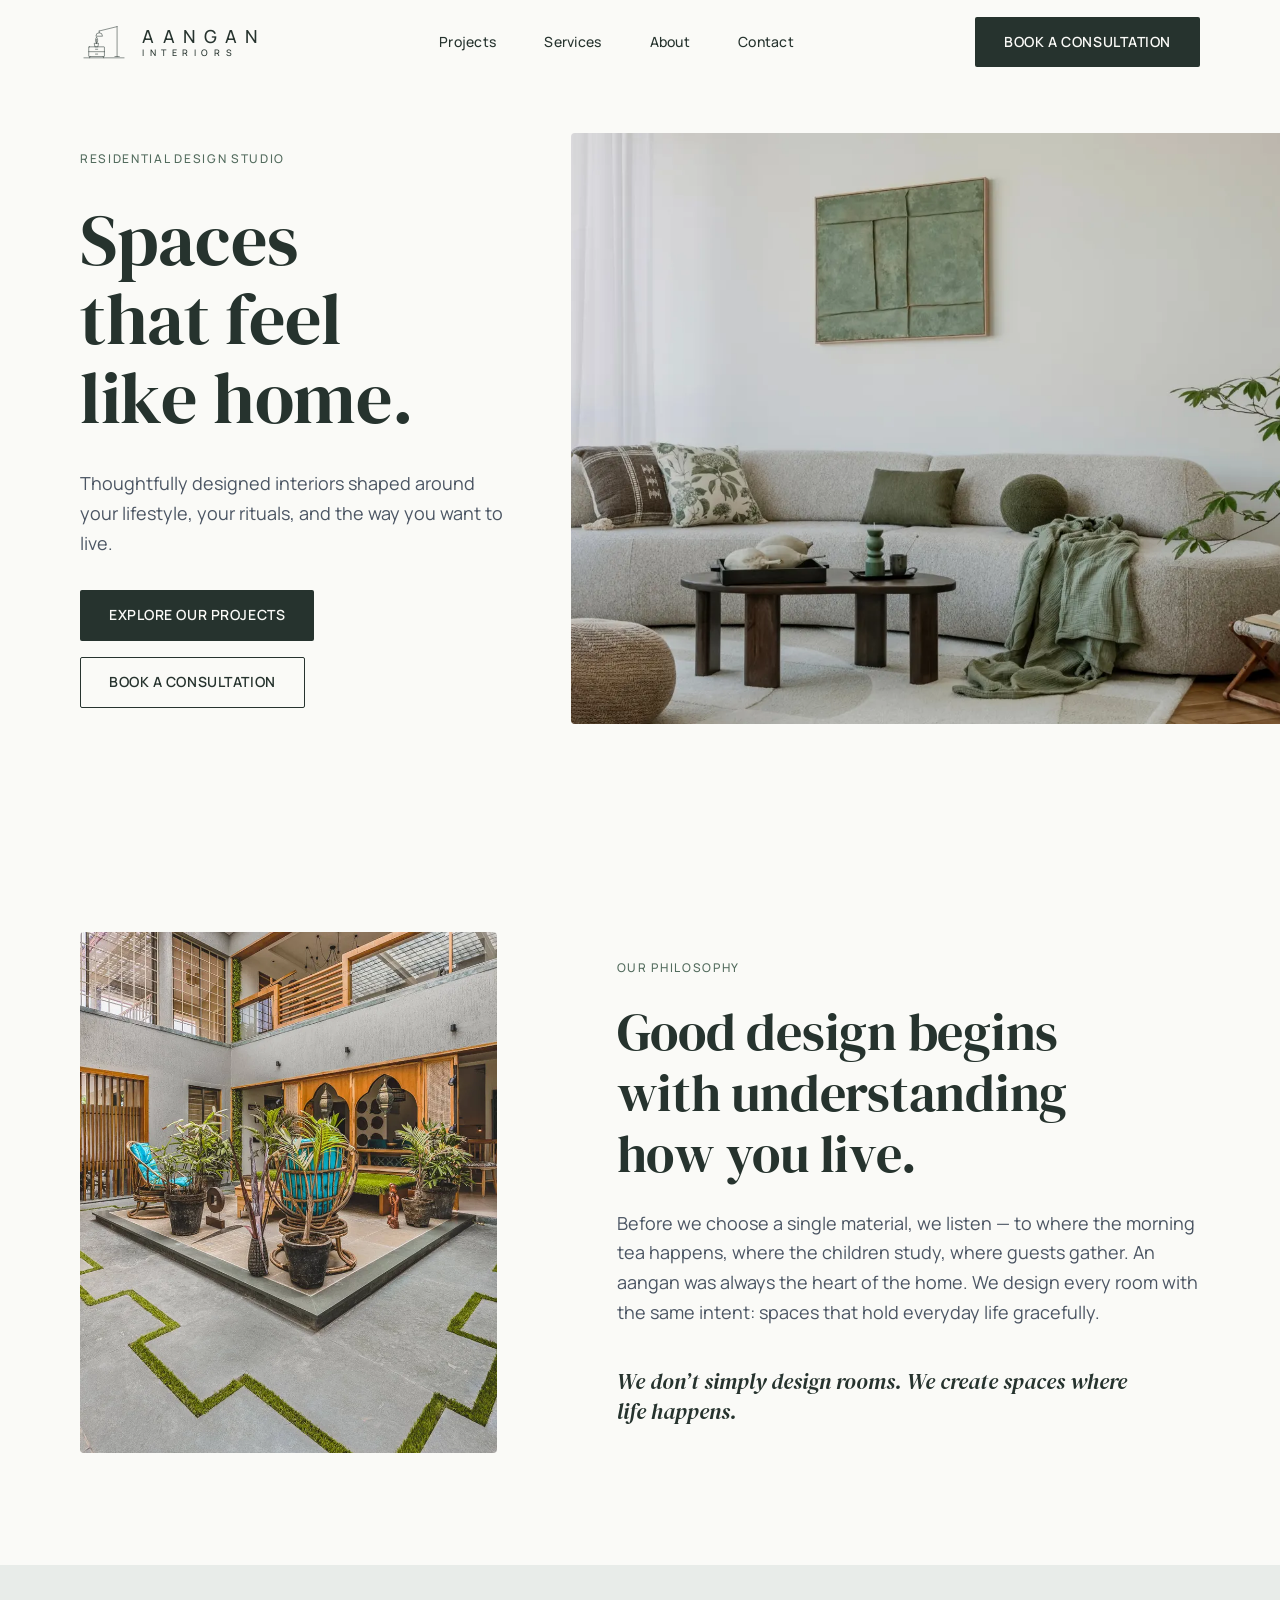
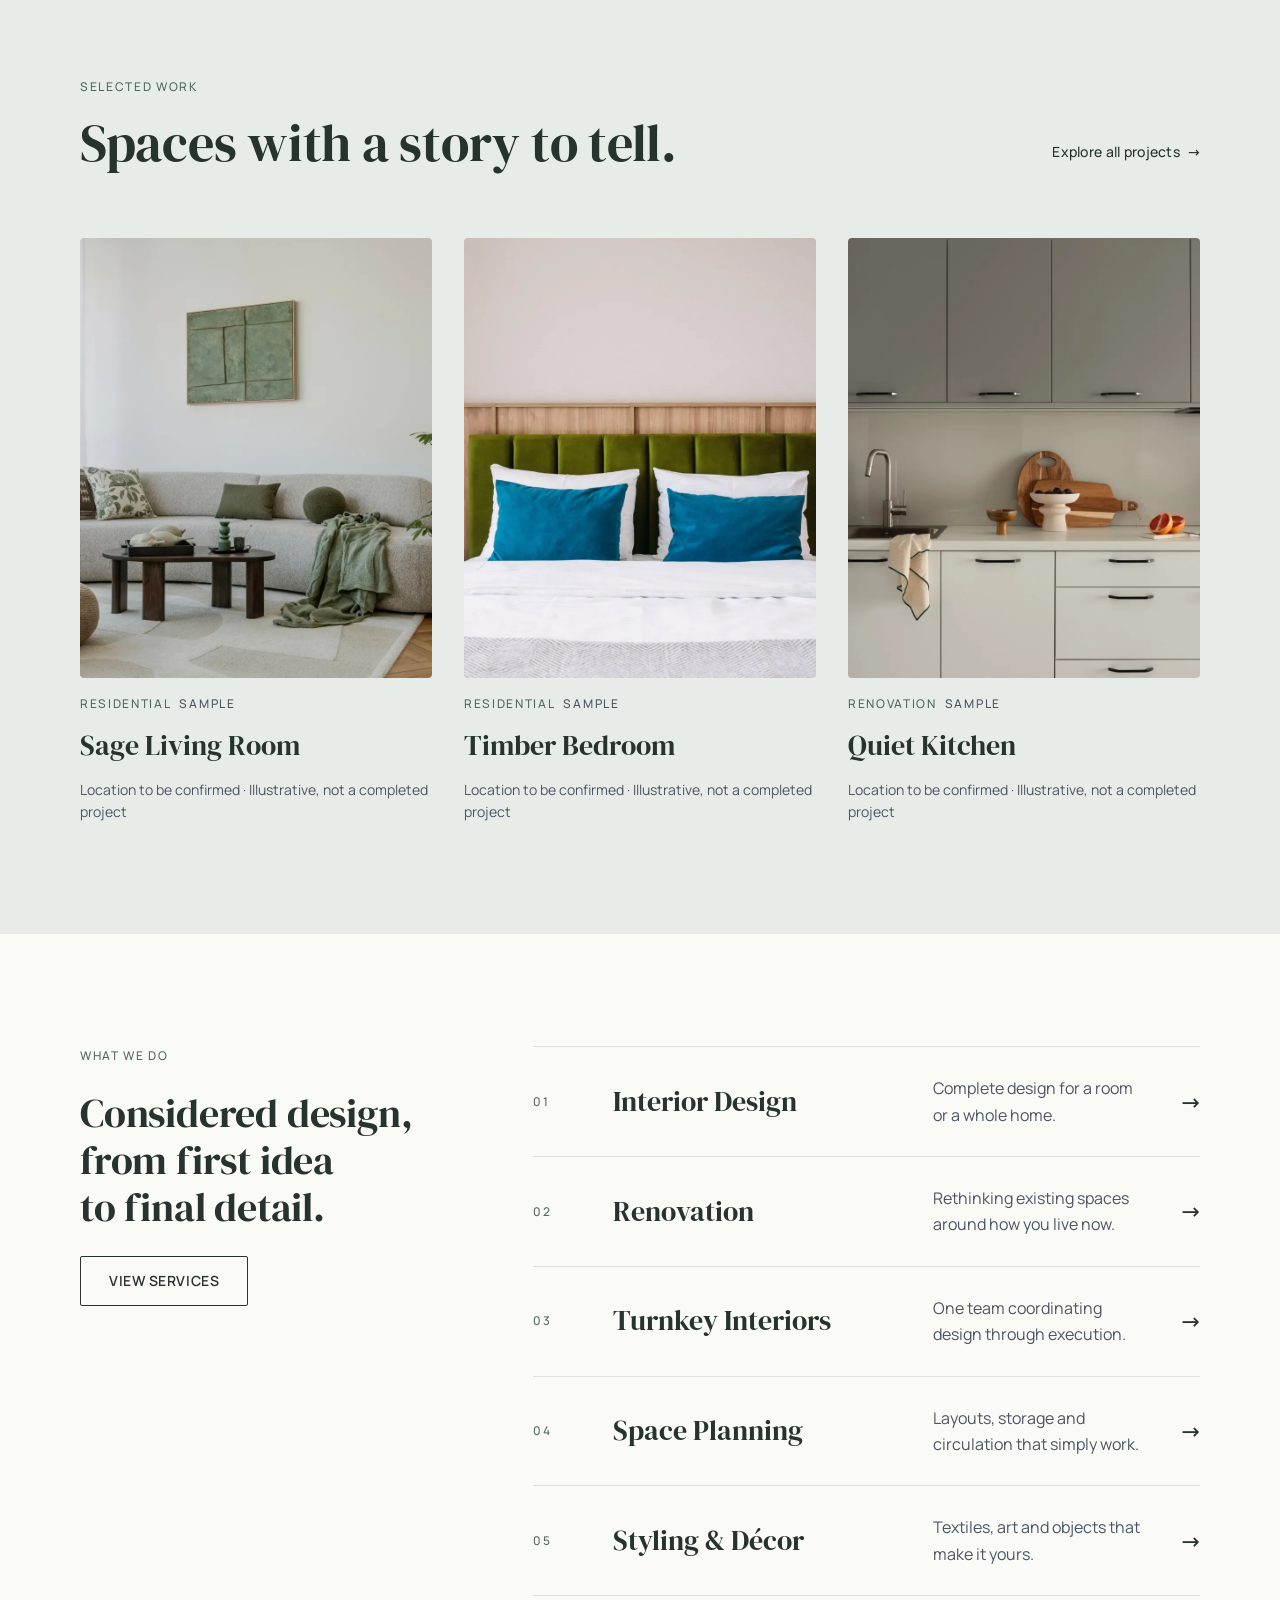
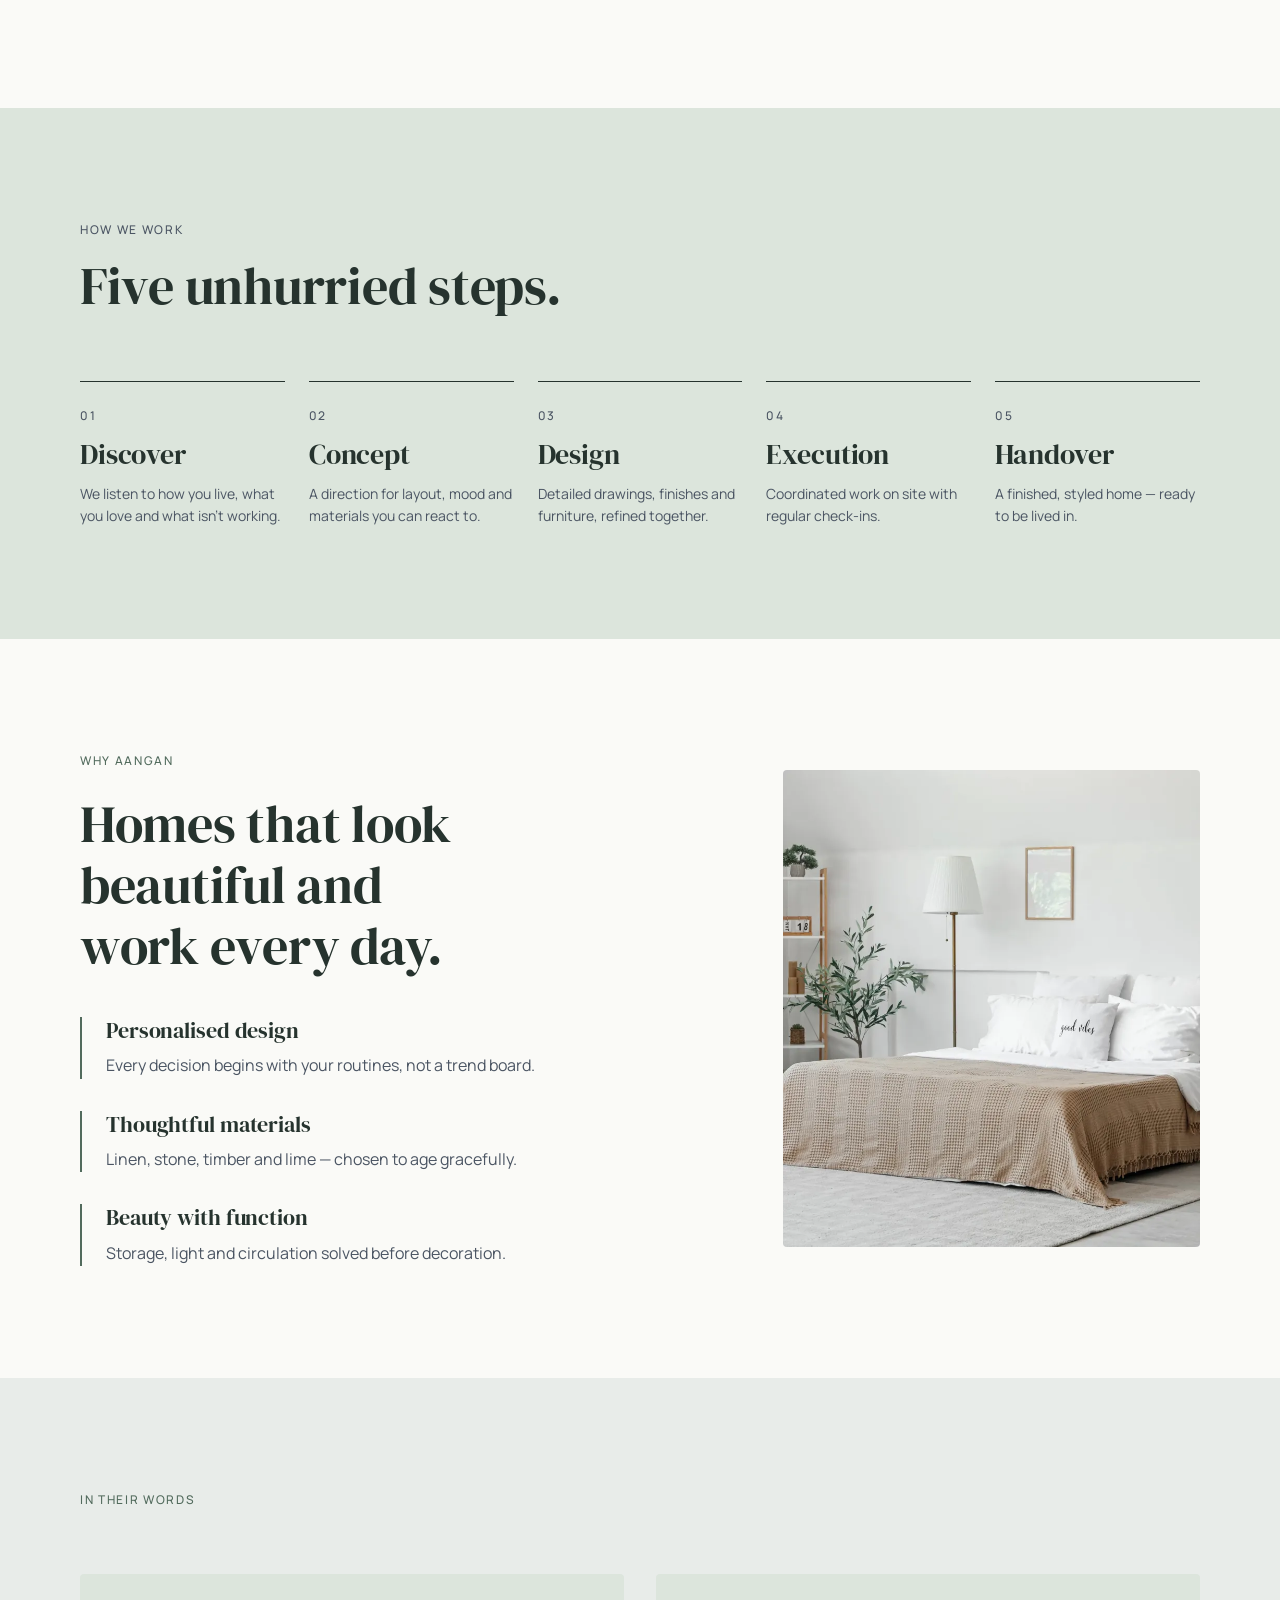
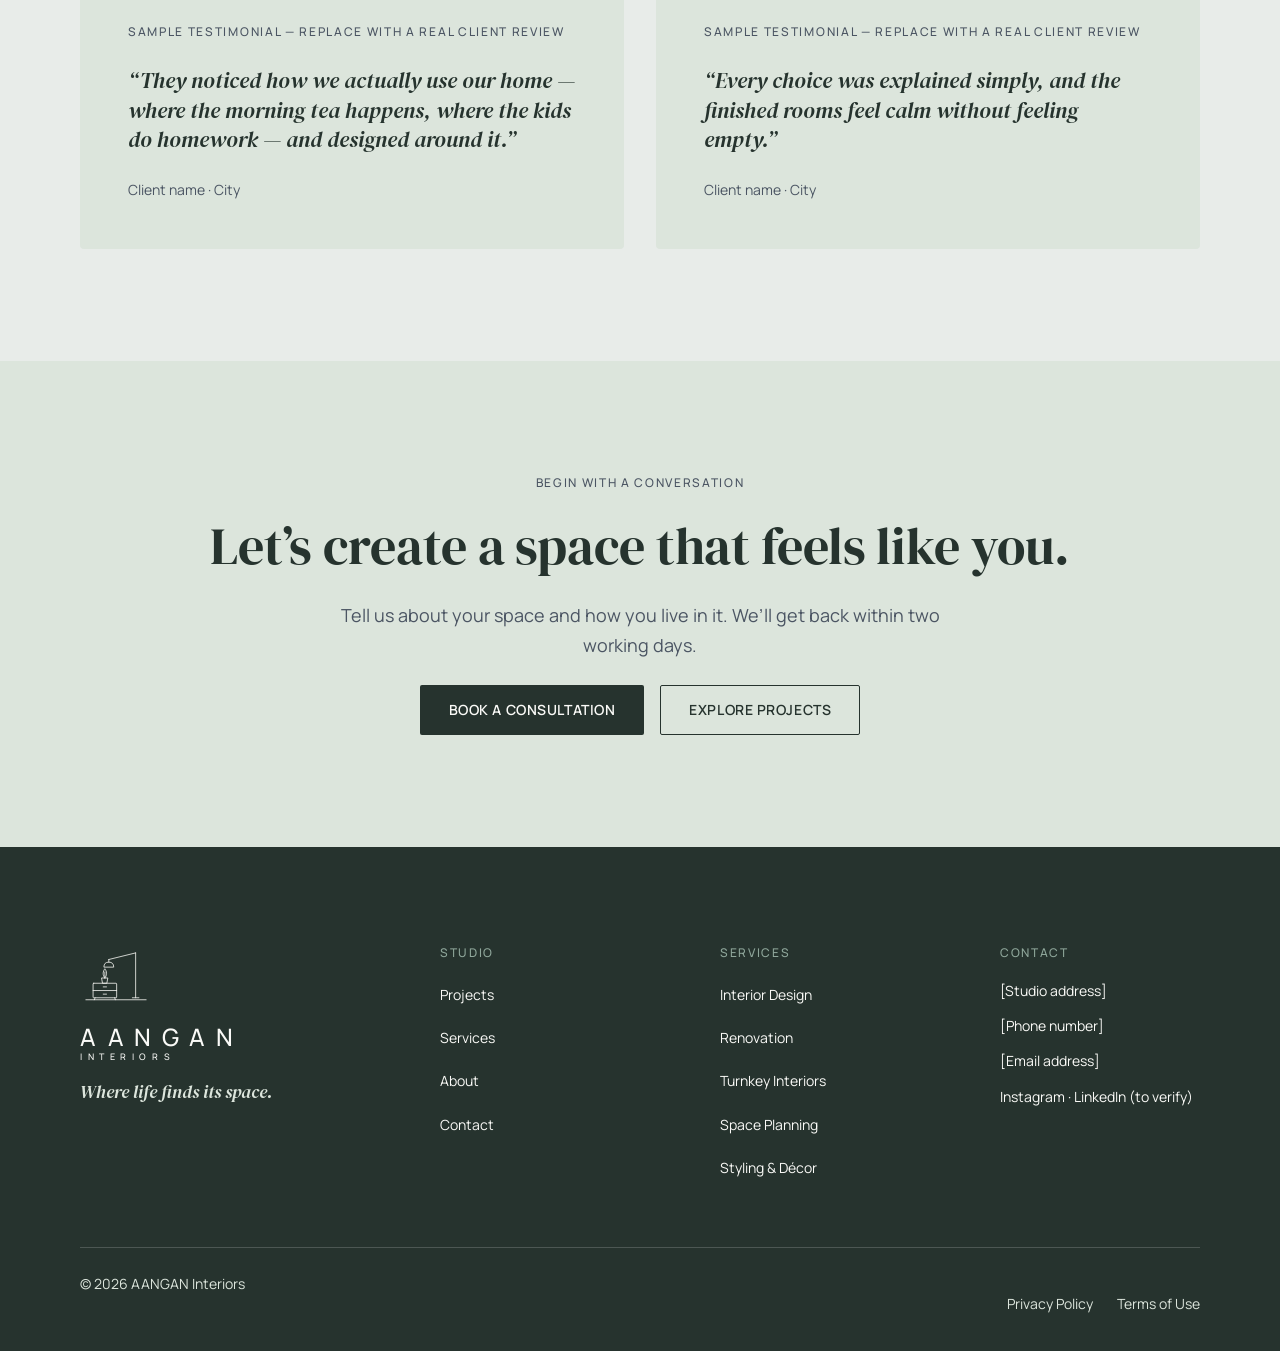
<file: index.html>
<!doctype html>
<html lang="en-IN" class="no-js">

<head>
  <meta charset="utf-8">
  <meta name="viewport" content="width=device-width, initial-scale=1">
  <title>AANGAN Interiors — Residential interior design studio</title>
  <meta name="description"
    content="AANGAN Interiors designs calm, personal homes shaped around how you live — interior design, renovation, turnkey interiors, space planning and styling.">
  <meta property="og:title" content="AANGAN Interiors — Spaces that feel like home">
  <meta property="og:description"
    content="Thoughtfully designed interiors shaped around your lifestyle, your rituals, and the way you want to live.">
  <meta property="og:image" content="assets/images/site/hero-living@2x.jpg">
  <meta property="og:type" content="website">
  <meta name="theme-color" content="#FAFAF7">
  <link rel="icon" href="assets/logo/favicon.svg" type="image/svg+xml">
  <link rel="stylesheet" href="css/tokens.css">
  <link rel="stylesheet" href="css/base.css">
  <link rel="stylesheet" href="css/components.css">
  <link rel="stylesheet" href="css/pages.css">
  <script type="application/ld+json">
  {
    "@context": "https://schema.org",
    "@type": "InteriorDesigner",
    "name": "AANGAN Interiors",
    "slogan": "Where life finds its space.",
    "description": "Residential interior design studio.",
    "url": "https://www.example.com/",
    "address": { "@type": "PostalAddress", "streetAddress": "[To be supplied]", "addressLocality": "[City]", "addressCountry": "IN" },
    "telephone": "[To be supplied]"
  }
  </script>
  <script defer src="js/nav.js"></script>
  <script defer src="js/reveal.js"></script>
</head>

<body data-page="home">
  <a class="skip-link" href="#main">Skip to content</a>
  <!-- header:start (synced from partials/header.html — run node build.mjs) -->
  <header class="site-header" id="site-header">
    <div class="container site-header__inner">
      <a class="logo" href="index.html" aria-label="AANGAN Interiors — home">
        <img class="logo__emblem" src="assets/logo/emblem-charcoal.svg" alt="" width="48" height="44">
        <span class="logo__text"><span class="logo__word">AANGAN</span><span class="logo__desc">INTERIORS</span></span>
      </a>
      <nav class="nav" aria-label="Main">
        <ul class="nav__list">
          <li><a class="nav__link" href="projects.html" data-nav="projects">Projects</a></li>
          <li><a class="nav__link" href="services.html" data-nav="services">Services</a></li>
          <li><a class="nav__link" href="about.html" data-nav="about">About</a></li>
          <li><a class="nav__link" href="contact.html" data-nav="contact">Contact</a></li>
        </ul>
      </nav>
      <a class="btn btn--primary site-header__cta" href="consultation.html">Book a consultation</a>
      <button class="menu-toggle" type="button" aria-expanded="false" aria-controls="drawer" aria-label="Open menu">
        <span class="menu-toggle__bars" aria-hidden="true"><span></span><span></span><span></span></span>
      </button>
    </div>
  </header>
  <div class="drawer" id="drawer" hidden>
    <div class="drawer__backdrop" data-drawer-close></div>
    <div class="drawer__panel" role="dialog" aria-modal="true" aria-label="Menu">
      <div class="drawer__top">
        <a class="logo" href="index.html" aria-label="AANGAN Interiors — home">
          <img class="logo__emblem" src="assets/logo/emblem-charcoal.svg" alt="" width="40" height="36">
          <span class="logo__text"><span class="logo__word">AANGAN</span><span
              class="logo__desc">INTERIORS</span></span>
        </a>
        <button class="drawer__close" type="button" aria-label="Close menu" data-drawer-close>&times;</button>
      </div>
      <ul class="drawer__list">
        <li><a href="projects.html" data-nav="projects">Projects</a></li>
        <li><a href="services.html" data-nav="services">Services</a></li>
        <li><a href="about.html" data-nav="about">About</a></li>
        <li><a href="contact.html" data-nav="contact">Contact</a></li>
      </ul>
      <a class="btn btn--primary btn--block" href="consultation.html">Book a consultation</a>
    </div>
  </div>
  <!-- header:end -->

  <main id="main">
    <!-- Hero -->
    <section class="home-hero" aria-labelledby="hero-title">
      <div class="home-hero__text reveal">
        <p class="t-eyebrow">Residential design studio</p>
        <h1 class="t-hero" id="hero-title">Spaces that feel like home.</h1>
        <p class="t-lead">Thoughtfully designed interiors shaped around your lifestyle, your rituals, and the way you
          want to live.</p>
        <div class="btn-row btn-row--stack">
          <a class="btn btn--primary" href="projects.html">Explore our projects</a>
          <a class="btn btn--secondary" href="consultation.html">Book a consultation</a>
        </div>
      </div>
      <picture class="media home-hero__media">
        <source type="image/webp"
          srcset="assets/images/site/hero-living.webp 1600w, assets/images/site/hero-living@2x.webp 2400w"
          sizes="(max-width: 1023px) 100vw, 58vw">
        <img src="assets/images/site/hero-living.jpg"
          srcset="assets/images/site/hero-living.jpg 1600w, assets/images/site/hero-living@2x.jpg 2400w"
          sizes="(max-width: 1023px) 100vw, 58vw"
          alt="Calm living room with a curved boucle sofa, sage throw and daylight from a tall window" width="1600"
          height="900" fetchpriority="high">
      </picture>
    </section>

    <!-- Studio introduction -->
    <section class="section" aria-labelledby="philosophy-title">
      <div class="container split">
        <!-- LICENSING: courtyard photo is a third-party project image (Aryaman Design Box) — NOT licensed. Get written permission or replace before launch. -->
        <picture class="media media--4x5">
          <source type="image/webp"
            srcset="assets/images/site/courtyard.webp 800w, assets/images/site/courtyard@2x.webp 1400w"
            sizes="(max-width: 1023px) 100vw, 40vw">
          <img src="assets/images/site/courtyard.jpg"
            alt="Open-to-sky Indian courtyard with kota stone, cane chairs, potted palms and arched timber screens"
            width="800" height="1000" loading="lazy">
        </picture>
        <div class="split__text">
          <p class="t-eyebrow">Our philosophy</p>
          <h2 class="t-h1" id="philosophy-title">Good design begins with understanding how you live.</h2>
          <p class="t-lead">Before we choose a single material, we listen — to where the morning tea happens, where the
            children study, where guests gather. An aangan was always the heart of the home. We design every room with
            the same intent: spaces that hold everyday life gracefully.</p>
          <p class="quote-line">We don’t simply design rooms. We create spaces where life happens.</p>
        </div>
      </div>
    </section>

    <!-- Featured projects -->
    <section class="section section--alt" aria-labelledby="work-title">
      <div class="container">
        <div class="section-head section-head--row reveal">
          <div class="stack" style="--stack: var(--space-16)">
            <p class="t-eyebrow">Selected work</p>
            <h2 class="t-h1" id="work-title">Spaces with a story to tell.</h2>
          </div>
          <a class="link" href="projects.html">Explore all projects <span class="link__arrow"
              aria-hidden="true">→</span></a>
        </div>
        <ul class="grid-projects" role="list">
          <li>
            <a class="card-project" href="project-detail.html?p=sage-living-room">
              <picture class="media media--4x5">
                <source type="image/webp"
                  srcset="assets/images/projects/sage-living.webp 800w, assets/images/projects/sage-living@2x.webp 1400w"
                  sizes="(max-width: 767px) 100vw, (max-width: 1023px) 50vw, 33vw">
                <img src="assets/images/projects/sage-living.jpg" alt="Sage-toned living room with boucle sofa"
                  width="800" height="1000" loading="lazy">
              </picture>
              <span class="card-project__meta"><span class="t-eyebrow">Residential</span><span
                  class="sample-tag">Sample</span></span>
              <span class="card-project__title">Sage Living Room</span>
              <span class="t-small">Location to be confirmed · Illustrative, not a completed project</span>
            </a>
          </li>
          <li>
            <a class="card-project" href="project-detail.html?p=timber-bedroom">
              <picture class="media media--4x5">
                <source type="image/webp"
                  srcset="assets/images/projects/timber-bedroom.webp 800w, assets/images/projects/timber-bedroom@2x.webp 1400w"
                  sizes="(max-width: 767px) 100vw, (max-width: 1023px) 50vw, 33vw">
                <img src="assets/images/projects/timber-bedroom.jpg"
                  alt="Bedroom with walnut wall panelling and an upholstered green headboard" width="800" height="1000"
                  loading="lazy">
              </picture>
              <span class="card-project__meta"><span class="t-eyebrow">Residential</span><span
                  class="sample-tag">Sample</span></span>
              <span class="card-project__title">Timber Bedroom</span>
              <span class="t-small">Location to be confirmed · Illustrative, not a completed project</span>
            </a>
          </li>
          <li>
            <a class="card-project" href="project-detail.html?p=quiet-kitchen">
              <picture class="media media--4x5">
                <source type="image/webp"
                  srcset="assets/images/projects/quiet-kitchen.webp 800w, assets/images/projects/quiet-kitchen@2x.webp 1400w"
                  sizes="(max-width: 767px) 100vw, (max-width: 1023px) 50vw, 33vw">
                <img src="assets/images/projects/quiet-kitchen.jpg"
                  alt="Calm kitchen with matte cabinetry, timber boards and handmade ceramics" width="800" height="1000"
                  loading="lazy">
              </picture>
              <span class="card-project__meta"><span class="t-eyebrow">Renovation</span><span
                  class="sample-tag">Sample</span></span>
              <span class="card-project__title">Quiet Kitchen</span>
              <span class="t-small">Location to be confirmed · Illustrative, not a completed project</span>
            </a>
          </li>
        </ul>
      </div>
    </section>

    <!-- Services overview -->
    <section class="section" aria-labelledby="services-title">
      <div class="container services-overview">
        <div class="services-overview__intro">
          <p class="t-eyebrow">What we do</p>
          <h2 class="t-h2" id="services-title">Considered design, from first idea to final detail.</h2>
          <div><a class="btn btn--secondary" href="services.html">View services</a></div>
        </div>
        <ul class="service-list" role="list">
          <li><a href="services.html#interior-design"><span class="service-list__no">01</span><span
                class="service-list__name">Interior Design</span><span class="service-list__desc">Complete design for a
                room or a whole home.</span><span class="service-list__go" aria-hidden="true">→</span></a></li>
          <li><a href="services.html#renovation"><span class="service-list__no">02</span><span
                class="service-list__name">Renovation</span><span class="service-list__desc">Rethinking existing spaces
                around how you live now.</span><span class="service-list__go" aria-hidden="true">→</span></a></li>
          <li><a href="services.html#turnkey"><span class="service-list__no">03</span><span
                class="service-list__name">Turnkey Interiors</span><span class="service-list__desc">One team
                coordinating design through execution.</span><span class="service-list__go"
                aria-hidden="true">→</span></a></li>
          <li><a href="services.html#space-planning"><span class="service-list__no">04</span><span
                class="service-list__name">Space Planning</span><span class="service-list__desc">Layouts, storage and
                circulation that simply work.</span><span class="service-list__go" aria-hidden="true">→</span></a></li>
          <li><a href="services.html#styling"><span class="service-list__no">05</span><span
                class="service-list__name">Styling &amp; Décor</span><span class="service-list__desc">Textiles, art and
                objects that make it yours.</span><span class="service-list__go" aria-hidden="true">→</span></a></li>
        </ul>
      </div>
    </section>

    <!-- Design process -->
    <section class="section section--sage" aria-labelledby="process-title">
      <div class="container">
        <div class="section-head reveal">
          <p class="t-eyebrow">How we work</p>
          <h2 class="t-h1" id="process-title">Five unhurried steps.</h2>
        </div>
        <ol class="process" role="list">
          <li class="process__step"><span class="process__no">01</span>
            <h3 class="t-h3">Discover</h3>
            <p class="t-small">We listen to how you live, what you love and what isn’t working.</p>
          </li>
          <li class="process__step"><span class="process__no">02</span>
            <h3 class="t-h3">Concept</h3>
            <p class="t-small">A direction for layout, mood and materials you can react to.</p>
          </li>
          <li class="process__step"><span class="process__no">03</span>
            <h3 class="t-h3">Design</h3>
            <p class="t-small">Detailed drawings, finishes and furniture, refined together.</p>
          </li>
          <li class="process__step"><span class="process__no">04</span>
            <h3 class="t-h3">Execution</h3>
            <p class="t-small">Coordinated work on site with regular check-ins.</p>
          </li>
          <li class="process__step"><span class="process__no">05</span>
            <h3 class="t-h3">Handover</h3>
            <p class="t-small">A finished, styled home — ready to be lived in.</p>
          </li>
        </ol>
      </div>
    </section>

    <!-- Why AANGAN -->
    <section class="section" aria-labelledby="why-title">
      <div class="container split split--reverse">
        <picture class="media why-media">
          <source type="image/webp"
            srcset="assets/images/site/why-linen-bedroom.webp 800w, assets/images/site/why-linen-bedroom@2x.webp 1400w"
            sizes="(max-width: 1023px) 100vw, 40vw">
          <img src="assets/images/site/why-linen-bedroom.jpg"
            alt="Bright bedroom with a linen throw, olive tree and soft morning light" width="800" height="914"
            loading="lazy">
        </picture>
        <div class="split__text">
          <p class="t-eyebrow">Why AANGAN</p>
          <h2 class="t-h1" id="why-title">Homes that look beautiful and work every day.</h2>
          <ul class="why-list" role="list">
            <li>
              <h3 class="t-h4">Personalised design</h3>
              <p class="t-body">Every decision begins with your routines, not a trend board.</p>
            </li>
            <li>
              <h3 class="t-h4">Thoughtful materials</h3>
              <p class="t-body">Linen, stone, timber and lime — chosen to age gracefully.</p>
            </li>
            <li>
              <h3 class="t-h4">Beauty with function</h3>
              <p class="t-body">Storage, light and circulation solved before decoration.</p>
            </li>
          </ul>
        </div>
      </div>
    </section>

    <!-- Testimonials — SAMPLE until real reviews are supplied -->
    <section class="section section--alt" aria-labelledby="words-title">
      <div class="container">
        <div class="section-head">
          <p class="t-eyebrow" id="words-title">In their words</p>
        </div>
        <div class="testimonials">
          <figure class="testimonial">
            <p class="sample-tag">Sample testimonial — replace with a real client review</p>
            <blockquote class="testimonial__quote">“They noticed how we actually use our home — where the morning tea
              happens, where the kids do homework — and designed around it.”</blockquote>
            <figcaption class="t-small">Client name · City</figcaption>
          </figure>
          <figure class="testimonial">
            <p class="sample-tag">Sample testimonial — replace with a real client review</p>
            <blockquote class="testimonial__quote">“Every choice was explained simply, and the finished rooms feel calm
              without feeling empty.”</blockquote>
            <figcaption class="t-small">Client name · City</figcaption>
          </figure>
        </div>
      </div>
    </section>

    <!-- Consultation CTA -->
    <section class="section cta" aria-labelledby="cta-title">
      <div class="container cta__inner">
        <p class="t-eyebrow t-eyebrow--muted">Begin with a conversation</p>
        <h2 class="t-h1" id="cta-title">Let’s create a space that feels like you.</h2>
        <p class="t-lead">Tell us about your space and how you live in it. We’ll get back within two working days.</p>
        <div class="btn-row">
          <a class="btn btn--primary" href="consultation.html">Book a consultation</a>
          <a class="btn btn--secondary" href="projects.html">Explore projects</a>
        </div>
      </div>
    </section>
  </main>

  <!-- footer:start (synced from partials/footer.html — run node build.mjs) -->
  <footer class="site-footer">
    <div class="container">
      <div class="footer__top">
        <div class="footer__brand">
          <a class="logo" href="index.html" aria-label="AANGAN Interiors — home">
            <img class="logo__emblem" src="assets/logo/emblem-ivory.svg" alt="" width="72" height="65">
            <span class="logo__text"><span class="logo__word">AANGAN</span><span
                class="logo__desc">INTERIORS</span></span>
          </a>
          <p class="footer__tagline">Where life finds its space.</p>
        </div>
        <nav class="footer__col" aria-labelledby="f-studio">
          <h2 class="t-eyebrow" id="f-studio">Studio</h2>
          <ul>
            <li><a href="projects.html">Projects</a></li>
            <li><a href="services.html">Services</a></li>
            <li><a href="about.html">About</a></li>
            <li><a href="contact.html">Contact</a></li>
          </ul>
        </nav>
        <nav class="footer__col" aria-labelledby="f-services">
          <h2 class="t-eyebrow" id="f-services">Services</h2>
          <ul>
            <li><a href="services.html#interior-design">Interior Design</a></li>
            <li><a href="services.html#renovation">Renovation</a></li>
            <li><a href="services.html#turnkey">Turnkey Interiors</a></li>
            <li><a href="services.html#space-planning">Space Planning</a></li>
            <li><a href="services.html#styling">Styling &amp; Décor</a></li>
          </ul>
        </nav>
        <div class="footer__col">
          <h2 class="t-eyebrow">Contact</h2>
          <!-- PLACEHOLDER: replace with real studio details -->
          <ul>
            <li>[Studio address]</li>
            <li>[Phone number]</li>
            <li>[Email address]</li>
            <li>Instagram · LinkedIn (to verify)</li>
          </ul>
        </div>
      </div>
      <div class="footer__bottom">
        <p>© <span data-year>2026</span> AANGAN Interiors</p>
        <p class="footer__legal"><a href="privacy.html">Privacy Policy</a><a href="terms.html">Terms of Use</a></p>
      </div>
    </div>
  </footer>
  <!-- footer:end -->
</body>

</html>
</file>
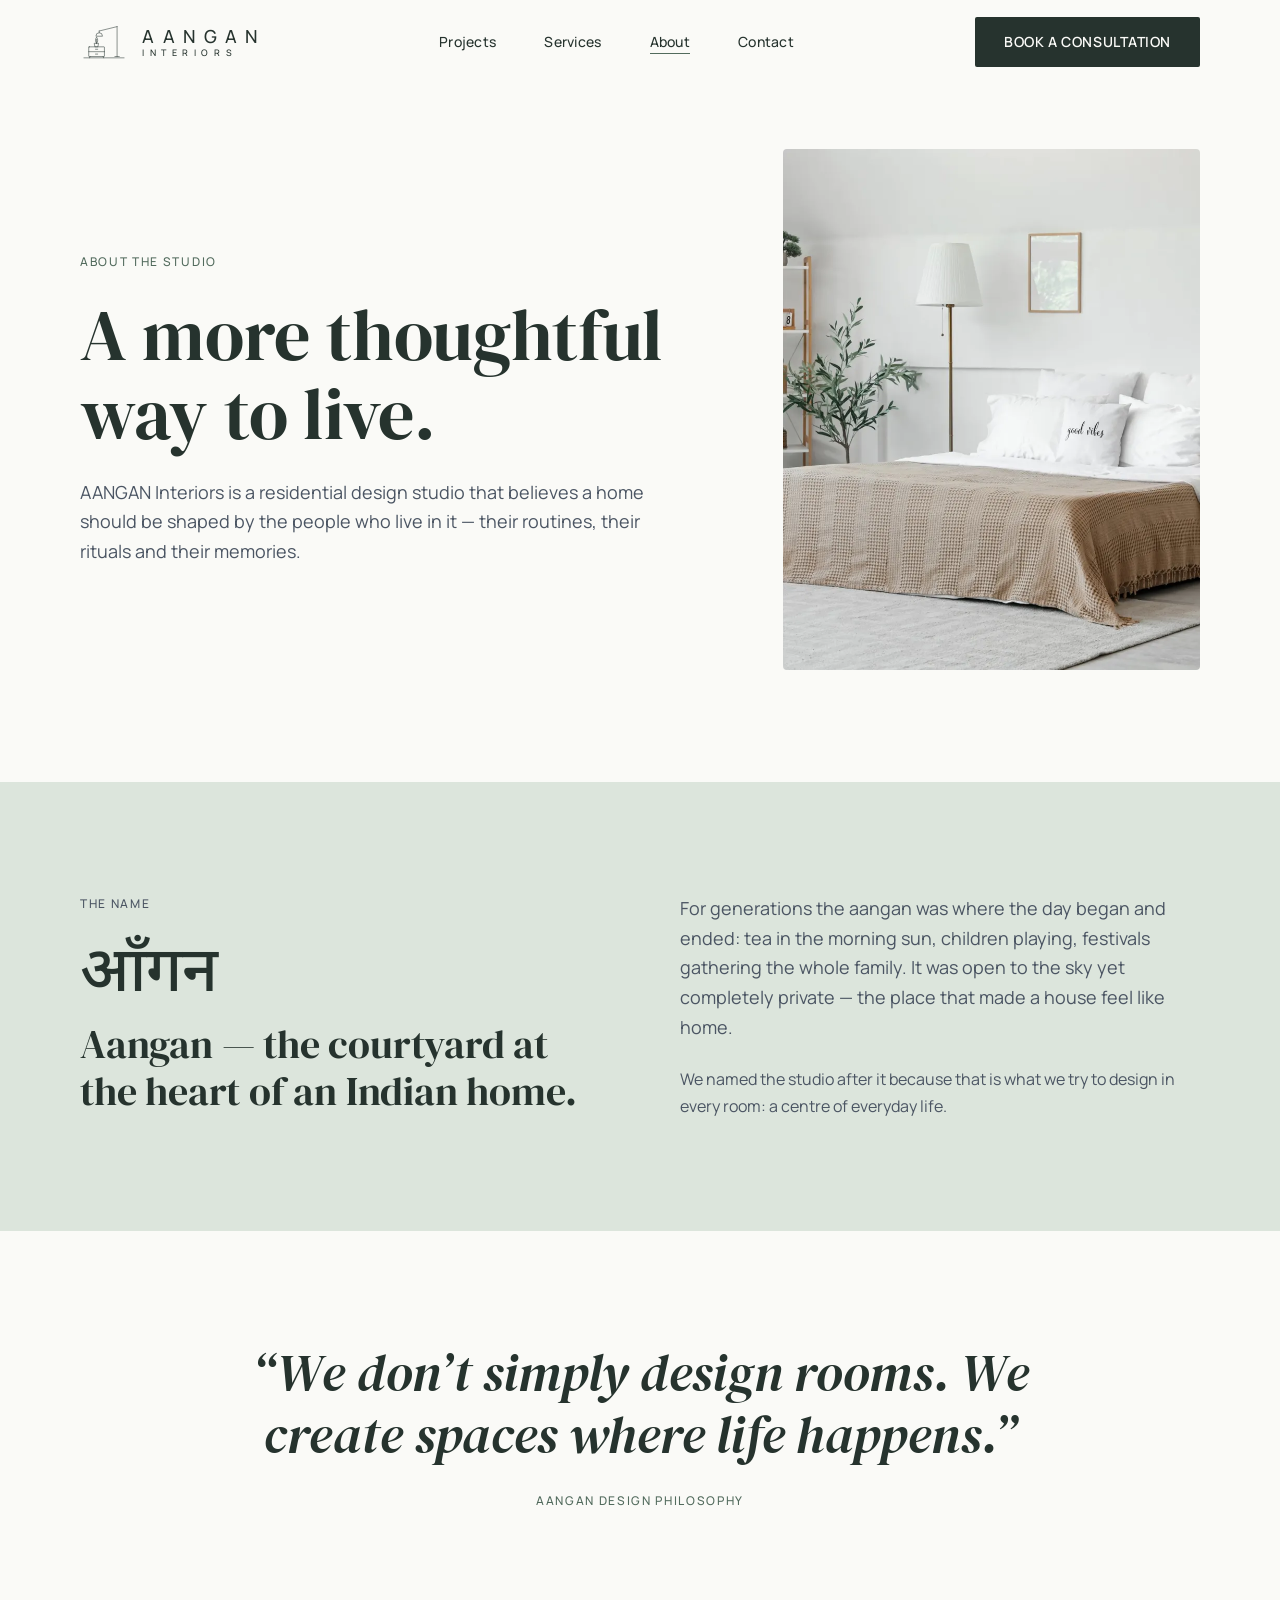
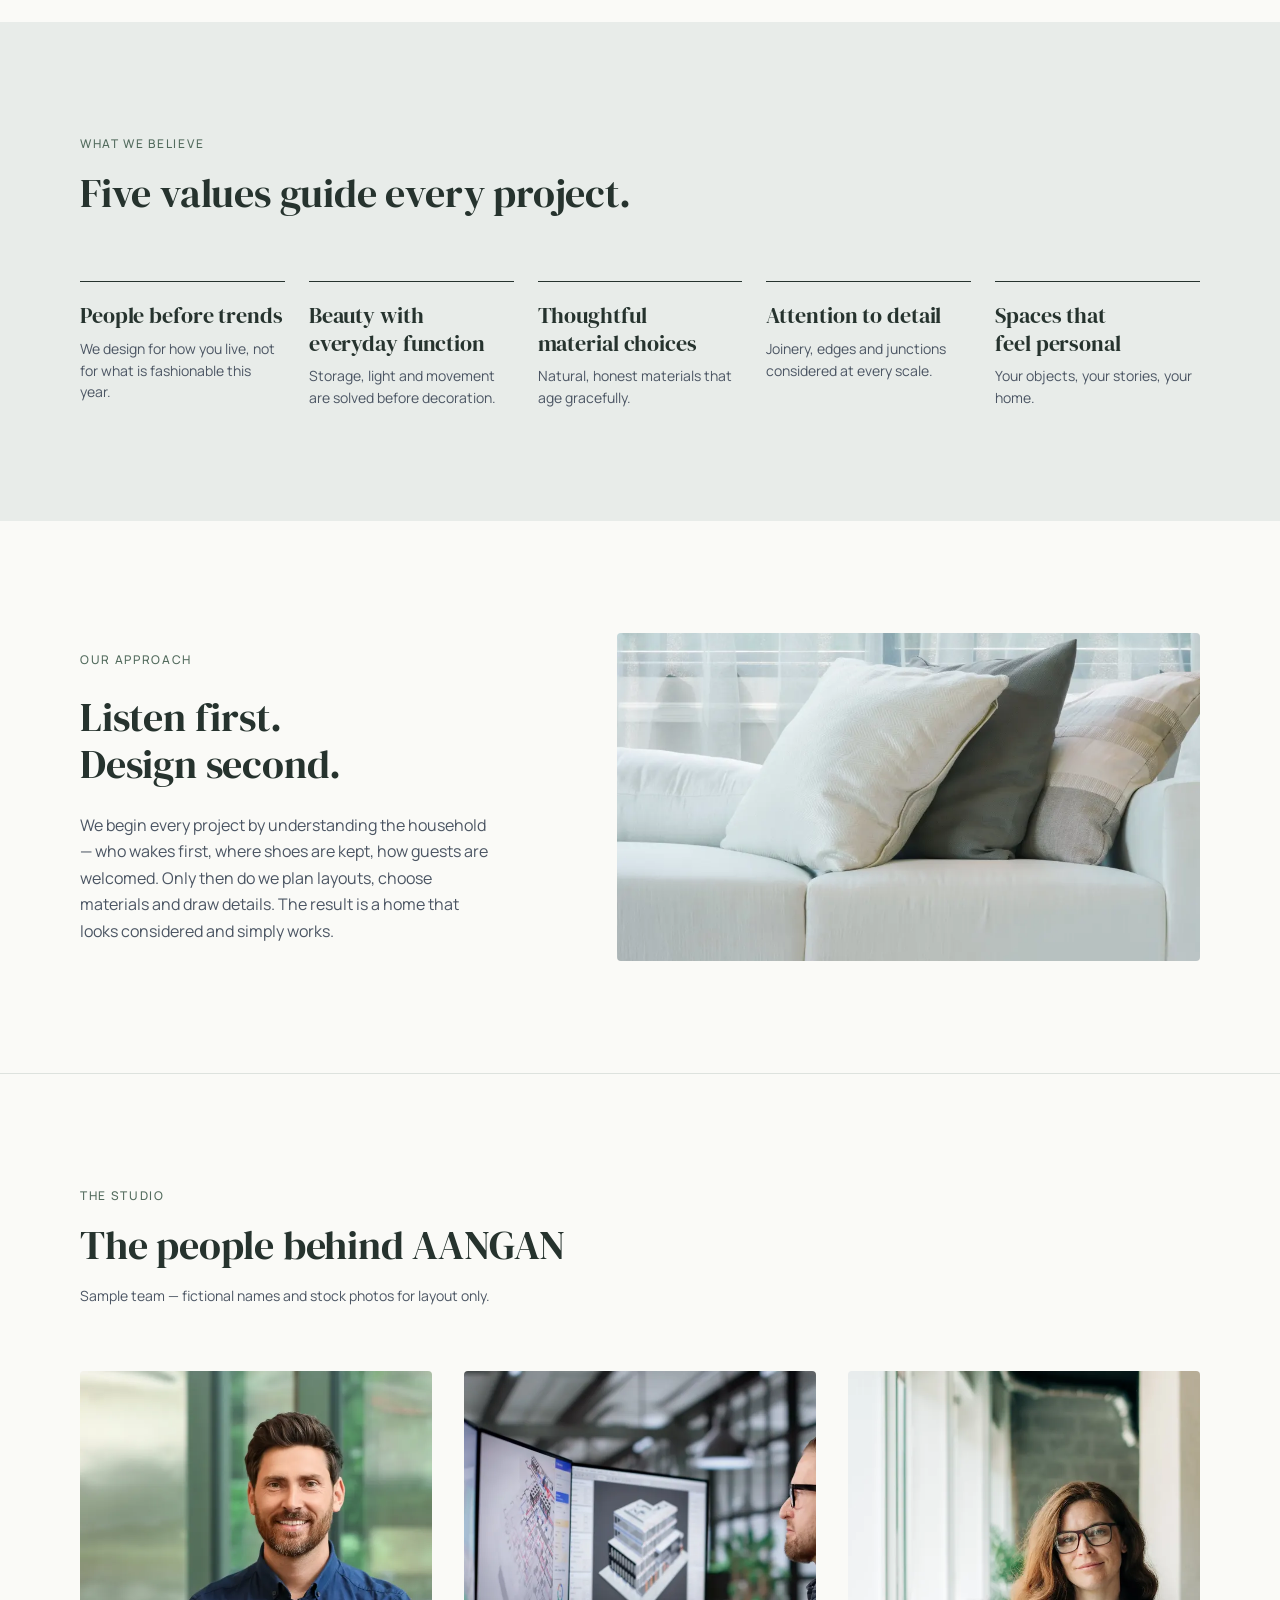
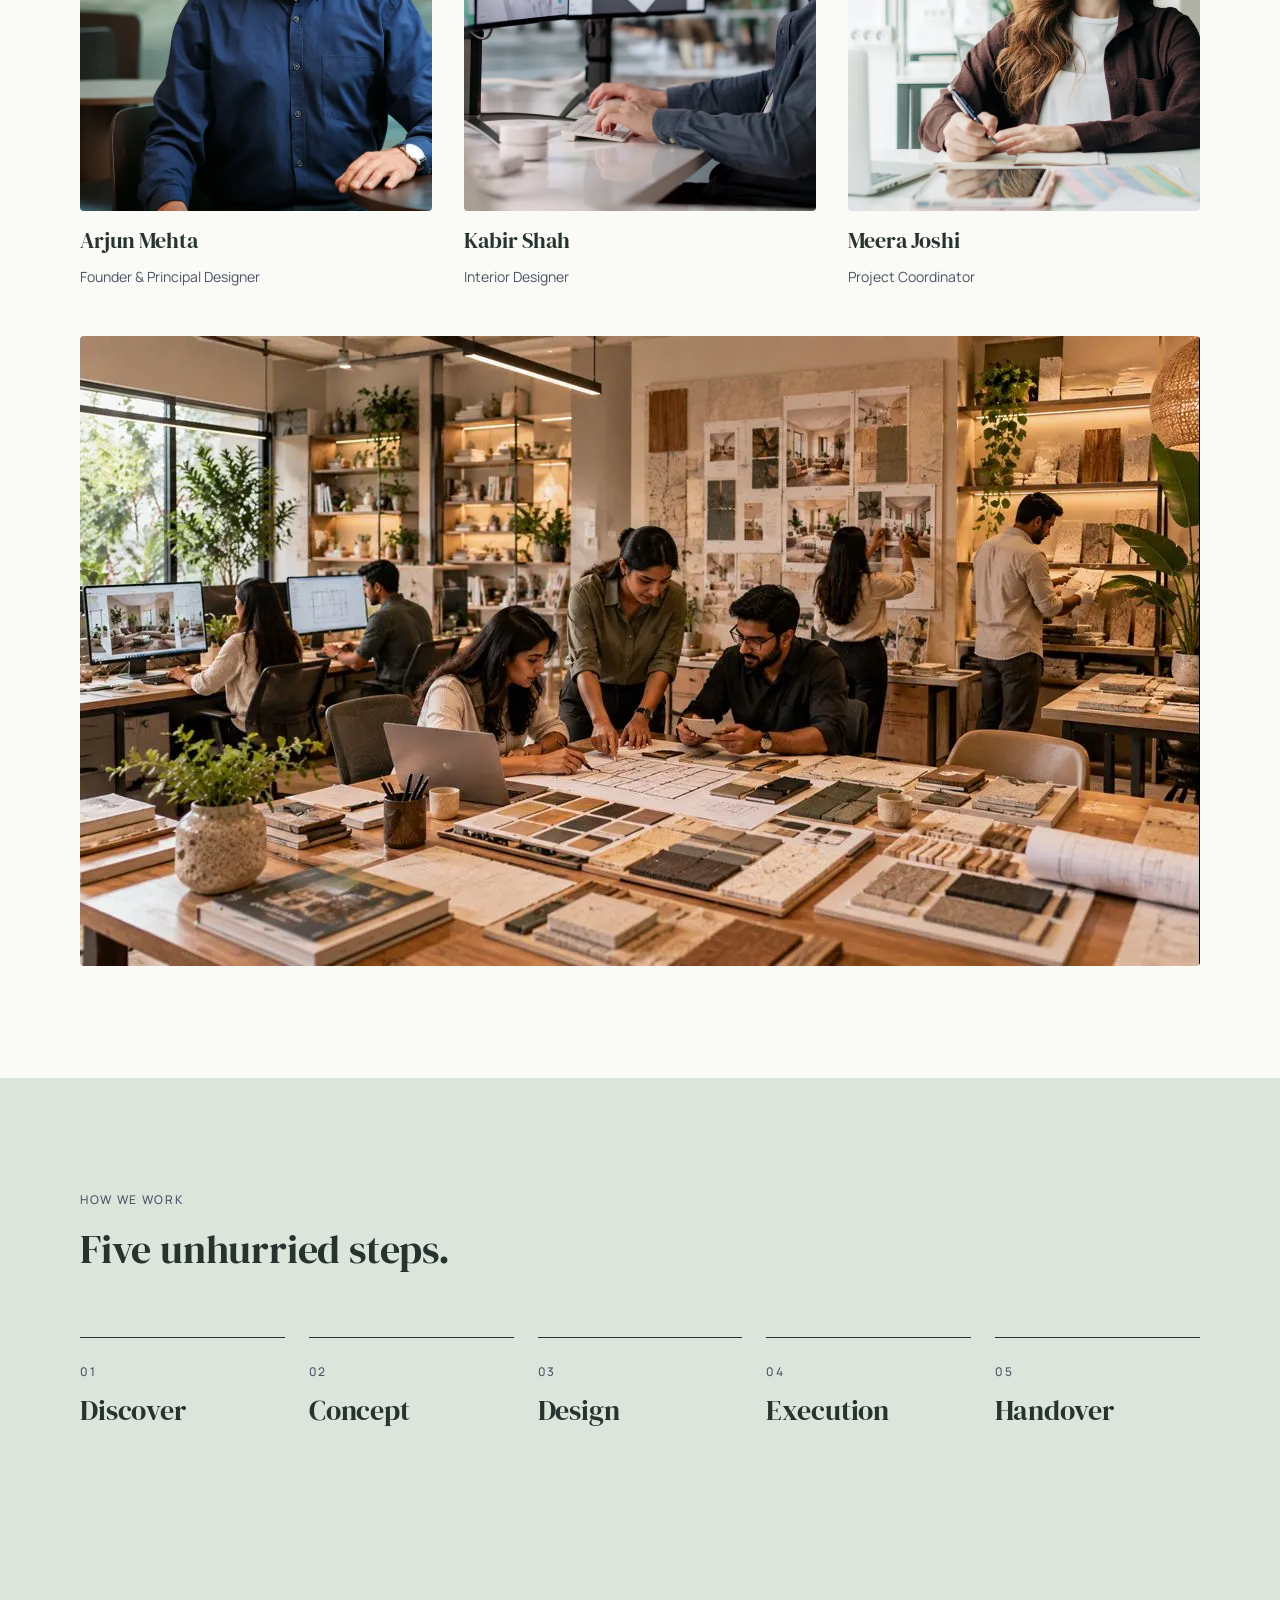
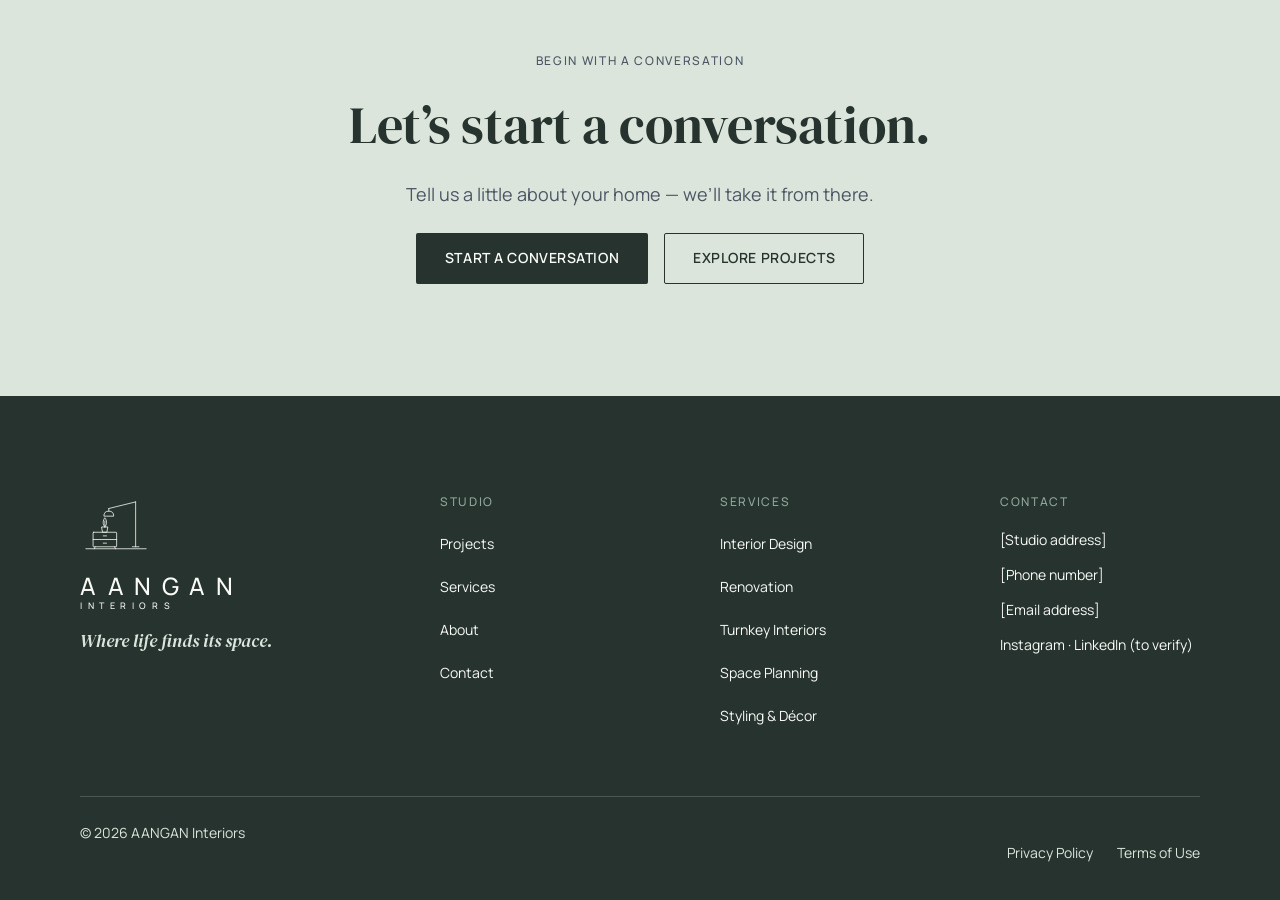
<file: about.html>
<!doctype html>
<html lang="en-IN" class="no-js">
<head>
  <meta charset="utf-8">
  <meta name="viewport" content="width=device-width, initial-scale=1">
  <title>About — AANGAN Interiors</title>
  <meta name="description" content="AANGAN Interiors is a residential design studio that shapes homes around the people who live in them.">
  <meta property="og:title" content="About — AANGAN Interiors">
  <meta property="og:description" content="AANGAN Interiors is a residential design studio that shapes homes around the people who live in them.">
  <meta property="og:image" content="assets/images/site/hero-living@2x.jpg">
  <meta name="theme-color" content="#FAFAF7">
  <link rel="icon" href="assets/logo/favicon.svg" type="image/svg+xml">
  <link rel="stylesheet" href="css/tokens.css">
  <link rel="stylesheet" href="css/base.css">
  <link rel="stylesheet" href="css/components.css">
  <link rel="stylesheet" href="css/pages.css">
  <script defer src="js/nav.js"></script>
  <script defer src="js/reveal.js"></script>
</head>
<body data-page="about">
  <a class="skip-link" href="#main">Skip to content</a>
  <!-- header:start (synced from partials/header.html — run node build.mjs) -->
<header class="site-header" id="site-header">
  <div class="container site-header__inner">
    <a class="logo" href="index.html" aria-label="AANGAN Interiors — home">
      <img class="logo__emblem" src="assets/logo/emblem-charcoal.svg" alt="" width="48" height="44">
      <span class="logo__text"><span class="logo__word">AANGAN</span><span class="logo__desc">INTERIORS</span></span>
    </a>
    <nav class="nav" aria-label="Main">
      <ul class="nav__list">
        <li><a class="nav__link" href="projects.html" data-nav="projects">Projects</a></li>
        <li><a class="nav__link" href="services.html" data-nav="services">Services</a></li>
        <li><a class="nav__link" href="about.html" data-nav="about" aria-current="page">About</a></li>
        <li><a class="nav__link" href="contact.html" data-nav="contact">Contact</a></li>
      </ul>
    </nav>
    <a class="btn btn--primary site-header__cta" href="consultation.html">Book a consultation</a>
    <button class="menu-toggle" type="button" aria-expanded="false" aria-controls="drawer" aria-label="Open menu">
      <span class="menu-toggle__bars" aria-hidden="true"><span></span><span></span><span></span></span>
    </button>
  </div>
</header>
<div class="drawer" id="drawer" hidden>
  <div class="drawer__backdrop" data-drawer-close></div>
  <div class="drawer__panel" role="dialog" aria-modal="true" aria-label="Menu">
    <div class="drawer__top">
      <a class="logo" href="index.html" aria-label="AANGAN Interiors — home">
        <img class="logo__emblem" src="assets/logo/emblem-charcoal.svg" alt="" width="40" height="36">
        <span class="logo__text"><span class="logo__word">AANGAN</span><span class="logo__desc">INTERIORS</span></span>
      </a>
      <button class="drawer__close" type="button" aria-label="Close menu" data-drawer-close>&times;</button>
    </div>
    <ul class="drawer__list">
      <li><a href="projects.html" data-nav="projects">Projects</a></li>
      <li><a href="services.html" data-nav="services">Services</a></li>
      <li><a href="about.html" data-nav="about" aria-current="page">About</a></li>
      <li><a href="contact.html" data-nav="contact">Contact</a></li>
    </ul>
    <a class="btn btn--primary btn--block" href="consultation.html">Book a consultation</a>
  </div>
</div>
  <!-- header:end -->
  <main id="main">
    <section class="section" aria-labelledby="page-title" style="padding-top:var(--space-64)">
      <div class="container split split--reverse">
        <picture class="media media--4x5"><source type="image/webp" srcset="assets/images/about/hero.webp 1x, assets/images/about/hero@2x.webp 2x"><img src="assets/images/about/hero.jpg" srcset="assets/images/about/hero.jpg 1x, assets/images/about/hero@2x.jpg 2x" alt="Bright bedroom with a linen throw and an olive tree in morning light" width="800" height="1000" loading="lazy" decoding="async" sizes="(max-width: 1023px) 100vw, 40vw"></picture>
        <div class="split__text reveal">
          <p class="t-eyebrow">About the studio</p>
          <h1 class="t-hero" id="page-title">A more thoughtful way to live.</h1>
          <p class="t-lead">AANGAN Interiors is a residential design studio that believes a home should be shaped by the people who live in it — their routines, their rituals and their memories.</p>
        </div>
      </div>
    </section>
    <section class="section section--sage" aria-labelledby="name-title">
      <div class="container name-block">
        <div class="stack" style="--stack:var(--space-16)">
          <p class="t-eyebrow t-eyebrow--muted">The name</p>
          <p class="name-block__word t-devanagari" lang="hi">आँगन</p>
          <h2 class="t-h2" id="name-title">Aangan — the courtyard at the heart of an Indian home.</h2>
        </div>
        <div class="stack">
          <p class="t-lead">For generations the aangan was where the day began and ended: tea in the morning sun, children playing, festivals gathering the whole family. It was open to the sky yet completely private — the place that made a house feel like home.</p>
          <p class="t-body">We named the studio after it because that is what we try to design in every room: a centre of everyday life.</p>
        </div>
      </div>
    </section>
    <section class="section manifesto"><figure class="container"><blockquote>“We don’t simply design rooms. We create spaces where life happens.”</blockquote><figcaption class="t-eyebrow">AANGAN design philosophy</figcaption></figure></section>
    <section class="section section--alt" aria-labelledby="values-title">
      <div class="container">
        <div class="section-head"><p class="t-eyebrow">What we believe</p><h2 class="t-h2" id="values-title">Five values guide every project.</h2></div>
        <ul class="values" role="list"><li><h3 class="t-h4">People before trends</h3><p class="t-small">We design for how you live, not for what is fashionable this year.</p></li><li><h3 class="t-h4">Beauty with everyday function</h3><p class="t-small">Storage, light and movement are solved before decoration.</p></li><li><h3 class="t-h4">Thoughtful material choices</h3><p class="t-small">Natural, honest materials that age gracefully.</p></li><li><h3 class="t-h4">Attention to detail</h3><p class="t-small">Joinery, edges and junctions considered at every scale.</p></li><li><h3 class="t-h4">Spaces that feel personal</h3><p class="t-small">Your objects, your stories, your home.</p></li></ul>
      </div>
    </section>
    <section class="section" aria-labelledby="approach-title">
      <div class="container split">
        <div class="split__text"><p class="t-eyebrow">Our approach</p><h2 class="t-h2" id="approach-title">Listen first. Design second.</h2><p class="t-body">We begin every project by understanding the household — who wakes first, where shoes are kept, how guests are welcomed. Only then do we plan layouts, choose materials and draw details. The result is a home that looks considered and simply works.</p></div>
        <picture class="media media--16x9"><source type="image/webp" srcset="assets/images/about/approach.webp 1x, assets/images/about/approach@2x.webp 2x"><img src="assets/images/about/approach.jpg" srcset="assets/images/about/approach.jpg 1x, assets/images/about/approach@2x.jpg 2x" alt="Close-up of linen and herringbone cushions on a white sofa" width="1000" height="750" loading="lazy" decoding="async" sizes="(max-width: 1023px) 100vw, 55vw"></picture>
      </div>
    </section>
    <section class="section" aria-labelledby="team-title" style="border-top:1px solid var(--border-default)">
      <div class="container">
        <div class="section-head"><p class="t-eyebrow">The studio</p><h2 class="t-h2" id="team-title">The people behind AANGAN</h2>
          <!-- SAMPLE: fictional names and stock model photos. Replace with the real team before launch. -->
          <p class="t-small">Sample team — fictional names and stock photos for layout only.</p></div>
        <ul class="team" role="list"><li><picture class="media"><source type="image/webp" srcset="assets/images/team/arjun-mehta.webp 1x, assets/images/team/arjun-mehta@2x.webp 2x"><img src="assets/images/team/arjun-mehta.jpg" srcset="assets/images/team/arjun-mehta.jpg 1x, assets/images/team/arjun-mehta@2x.jpg 2x" alt="Portrait of Arjun Mehta" width="700" height="875" loading="lazy" decoding="async" sizes="(max-width: 767px) 100vw, 33vw"></picture><h3 class="t-h4">Arjun Mehta</h3><p class="t-small">Founder &amp; Principal Designer</p></li><li><picture class="media"><source type="image/webp" srcset="assets/images/team/kabir-shah.webp 1x, assets/images/team/kabir-shah@2x.webp 2x"><img src="assets/images/team/kabir-shah.jpg" srcset="assets/images/team/kabir-shah.jpg 1x, assets/images/team/kabir-shah@2x.jpg 2x" alt="Portrait of Kabir Shah" width="700" height="875" loading="lazy" decoding="async" sizes="(max-width: 767px) 100vw, 33vw"></picture><h3 class="t-h4">Kabir Shah</h3><p class="t-small">Interior Designer</p></li><li><picture class="media"><source type="image/webp" srcset="assets/images/team/meera-joshi.webp 1x, assets/images/team/meera-joshi@2x.webp 2x"><img src="assets/images/team/meera-joshi.jpg" srcset="assets/images/team/meera-joshi.jpg 1x, assets/images/team/meera-joshi@2x.jpg 2x" alt="Portrait of Meera Joshi" width="700" height="875" loading="lazy" decoding="async" sizes="(max-width: 767px) 100vw, 33vw"></picture><h3 class="t-h4">Meera Joshi</h3><p class="t-small">Project Coordinator</p></li></ul>
        <!-- AI-generated illustrative image — replace with a real studio photo -->
        <picture class="media studio-photo"><source type="image/webp" srcset="assets/images/about/studio.webp 1x, assets/images/about/studio@2x.webp 2x"><img src="assets/images/about/studio.jpg" srcset="assets/images/about/studio.jpg 1x, assets/images/about/studio@2x.jpg 2x" alt="Designers reviewing material samples and drawings around a large studio table" width="1120" height="630" loading="lazy" decoding="async" sizes="100vw"></picture>
      </div>
    </section>
    <section class="section section--sage" aria-labelledby="process-title">
      <div class="container"><div class="section-head"><p class="t-eyebrow t-eyebrow--muted">How we work</p><h2 class="t-h2" id="process-title">Five unhurried steps.</h2></div>
        <ol class="process" role="list"><li class="process__step"><span class="process__no">01</span><h3 class="t-h3">Discover</h3></li><li class="process__step"><span class="process__no">02</span><h3 class="t-h3">Concept</h3></li><li class="process__step"><span class="process__no">03</span><h3 class="t-h3">Design</h3></li><li class="process__step"><span class="process__no">04</span><h3 class="t-h3">Execution</h3></li><li class="process__step"><span class="process__no">05</span><h3 class="t-h3">Handover</h3></li></ol></div>
    </section>
    <section class="section cta" aria-labelledby="cta-title">
      <div class="container cta__inner">
        <p class="t-eyebrow t-eyebrow--muted">Begin with a conversation</p>
        <h2 class="t-h1" id="cta-title">Let’s start a conversation.</h2>
        <p class="t-lead">Tell us a little about your home — we’ll take it from there.</p>
        <div class="btn-row"><a class="btn btn--primary" href="contact.html">Start a conversation</a><a class="btn btn--secondary" href="projects.html">Explore projects</a></div>
      </div>
    </section>
  </main>
  <!-- footer:start (synced from partials/footer.html — run node build.mjs) -->
<footer class="site-footer">
  <div class="container">
    <div class="footer__top">
      <div class="footer__brand">
        <a class="logo" href="index.html" aria-label="AANGAN Interiors — home">
          <img class="logo__emblem" src="assets/logo/emblem-ivory.svg" alt="" width="72" height="65">
          <span class="logo__text"><span class="logo__word">AANGAN</span><span class="logo__desc">INTERIORS</span></span>
        </a>
        <p class="footer__tagline">Where life finds its space.</p>
      </div>
      <nav class="footer__col" aria-labelledby="f-studio">
        <h2 class="t-eyebrow" id="f-studio">Studio</h2>
        <ul><li><a href="projects.html">Projects</a></li><li><a href="services.html">Services</a></li><li><a href="about.html">About</a></li><li><a href="contact.html">Contact</a></li></ul>
      </nav>
      <nav class="footer__col" aria-labelledby="f-services">
        <h2 class="t-eyebrow" id="f-services">Services</h2>
        <ul><li><a href="services.html#interior-design">Interior Design</a></li><li><a href="services.html#renovation">Renovation</a></li><li><a href="services.html#turnkey">Turnkey Interiors</a></li><li><a href="services.html#space-planning">Space Planning</a></li><li><a href="services.html#styling">Styling &amp; Décor</a></li></ul>
      </nav>
      <div class="footer__col">
        <h2 class="t-eyebrow">Contact</h2>
        <!-- PLACEHOLDER: replace with real studio details -->
        <ul><li>[Studio address]</li><li>[Phone number]</li><li>[Email address]</li><li>Instagram · LinkedIn (to verify)</li></ul>
      </div>
    </div>
    <div class="footer__bottom">
      <p>© <span data-year>2026</span> AANGAN Interiors</p>
      <p class="footer__legal"><a href="privacy.html">Privacy Policy</a><a href="terms.html">Terms of Use</a></p>
    </div>
  </div>
</footer>
  <!-- footer:end -->
</body>
</html>
</file>
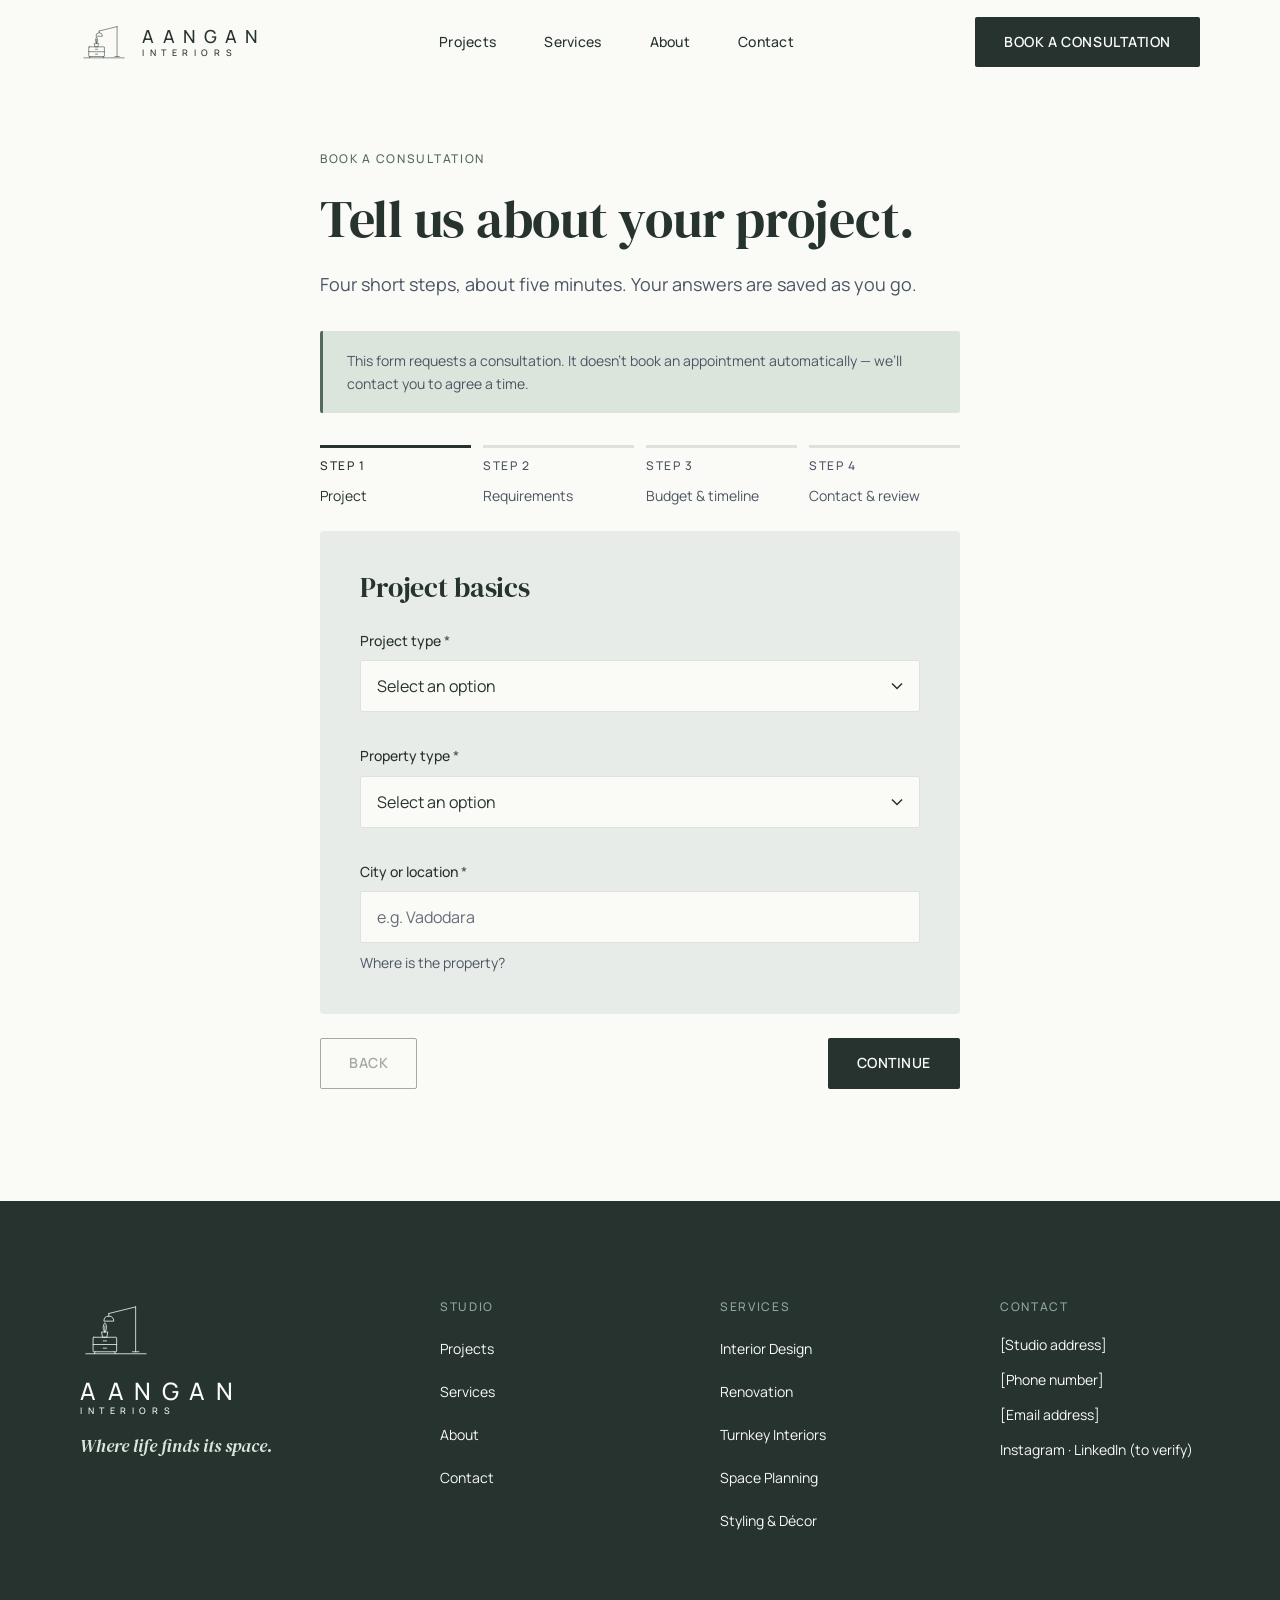
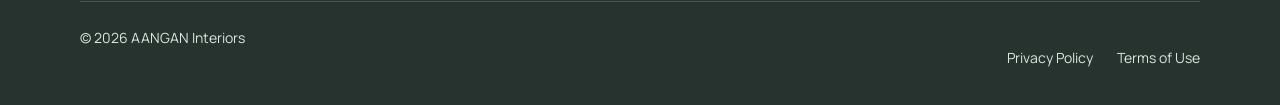
<file: consultation.html>
<!doctype html>
<html lang="en-IN" class="no-js">

<head>
  <meta charset="utf-8">
  <meta name="viewport" content="width=device-width, initial-scale=1">
  <title>Book a consultation — AANGAN Interiors</title>
  <meta name="description" content="Request a consultation with AANGAN Interiors in four short steps.">
  <meta property="og:title" content="Book a consultation — AANGAN Interiors">
  <meta property="og:description" content="Request a consultation with AANGAN Interiors in four short steps.">
  <meta property="og:image" content="assets/images/site/hero-living@2x.jpg">
  <meta name="theme-color" content="#FAFAF7">
  <link rel="icon" href="assets/logo/favicon.svg" type="image/svg+xml">
  <link rel="stylesheet" href="css/tokens.css">
  <link rel="stylesheet" href="css/base.css">
  <link rel="stylesheet" href="css/components.css">
  <link rel="stylesheet" href="css/pages.css">
  <script defer src="js/nav.js"></script>
  <script defer src="js/reveal.js"></script>
  <script defer src="js/config.js"></script>
  <script defer src="js/forms.js"></script>
</head>

<body data-page="consultation">
  <a class="skip-link" href="#main">Skip to content</a>
  <!-- header:start (synced from partials/header.html — run node build.mjs) -->
  <header class="site-header" id="site-header">
    <div class="container site-header__inner">
      <a class="logo" href="index.html" aria-label="AANGAN Interiors — home">
        <img class="logo__emblem" src="assets/logo/emblem-charcoal.svg" alt="" width="48" height="44">
        <span class="logo__text"><span class="logo__word">AANGAN</span><span class="logo__desc">INTERIORS</span></span>
      </a>
      <nav class="nav" aria-label="Main">
        <ul class="nav__list">
          <li><a class="nav__link" href="projects.html" data-nav="projects">Projects</a></li>
          <li><a class="nav__link" href="services.html" data-nav="services">Services</a></li>
          <li><a class="nav__link" href="about.html" data-nav="about">About</a></li>
          <li><a class="nav__link" href="contact.html" data-nav="contact">Contact</a></li>
        </ul>
      </nav>
      <a class="btn btn--primary site-header__cta" href="consultation.html">Book a consultation</a>
      <button class="menu-toggle" type="button" aria-expanded="false" aria-controls="drawer" aria-label="Open menu">
        <span class="menu-toggle__bars" aria-hidden="true"><span></span><span></span><span></span></span>
      </button>
    </div>
  </header>
  <div class="drawer" id="drawer" hidden>
    <div class="drawer__backdrop" data-drawer-close></div>
    <div class="drawer__panel" role="dialog" aria-modal="true" aria-label="Menu">
      <div class="drawer__top">
        <a class="logo" href="index.html" aria-label="AANGAN Interiors — home">
          <img class="logo__emblem" src="assets/logo/emblem-charcoal.svg" alt="" width="40" height="36">
          <span class="logo__text"><span class="logo__word">AANGAN</span><span
              class="logo__desc">INTERIORS</span></span>
        </a>
        <button class="drawer__close" type="button" aria-label="Close menu" data-drawer-close>&times;</button>
      </div>
      <ul class="drawer__list">
        <li><a href="projects.html" data-nav="projects">Projects</a></li>
        <li><a href="services.html" data-nav="services">Services</a></li>
        <li><a href="about.html" data-nav="about">About</a></li>
        <li><a href="contact.html" data-nav="contact">Contact</a></li>
      </ul>
      <a class="btn btn--primary btn--block" href="consultation.html">Book a consultation</a>
    </div>
  </div>
  <!-- header:end -->
  <main id="main">
    <section class="section" style="padding-top:var(--space-64)">
      <div class="container consult" id="consult-top">
        <div class="stack reveal" style="--stack:var(--space-20, 1.25rem)">
          <p class="t-eyebrow">Book a consultation</p>
          <h1 class="t-h1">Tell us about your project.</h1>
          <p class="t-lead">Four short steps, about five minutes. Your answers are saved as you go.</p>
        </div>
        <div class="alert alert--note">
          <p>This form requests a consultation. It doesn’t book an appointment automatically — we’ll contact you to
            agree a time.</p>
        </div>
        <div id="consult-flow" class="stack" style="--stack:var(--space-32)">
          <div>
            <ol class="progress" aria-label="Progress">
              <li><span class="progress__step">Step 1</span><span>Project</span></li>
              <li><span class="progress__step">Step 2</span><span>Requirements</span></li>
              <li><span class="progress__step">Step 3</span><span>Budget &amp; timeline</span></li>
              <li><span class="progress__step">Step 4</span><span>Contact &amp; review</span></li>
            </ol>
            <p class="progress__label-mobile" aria-live="polite" style="margin-top:var(--space-12)"></p>
          </div>
          <form id="consult-form" novalidate data-validate class="stack" style="--stack:var(--space-24)">
            <div class="alert alert--error" id="consult-errors" tabindex="-1" hidden role="alert">
              <p class="alert__title"></p>
              <p></p>
            </div>
            <div class="form-card">
              <fieldset class="consult__step" data-title="Project basics">
                <legend class="t-h3" tabindex="-1">Project basics</legend>
                <div class="stack">
                  <div class="field"><label class="field__label" for="project_type">Project type <span class="req"
                        aria-hidden="true">*</span></label><select class="field__control" id="project_type"
                      name="project_type" required aria-describedby="project_type-help project_type-err">
                      <option value="">Select an option</option>
                      <option>Residential</option>
                      <option>Commercial</option>
                      <option>Renovation</option>
                    </select>
                    <p class="field__help" id="project_type-help"></p>
                    <p class="field__error" id="project_type-err" aria-live="polite"></p>
                  </div>
                  <div class="field"><label class="field__label" for="property_type">Property type <span class="req"
                        aria-hidden="true">*</span></label><select class="field__control" id="property_type"
                      name="property_type" required aria-describedby="property_type-help property_type-err">
                      <option value="">Select an option</option>
                      <option>Apartment</option>
                      <option>Villa</option>
                      <option>Bungalow</option>
                      <option>Office</option>
                      <option>Other</option>
                    </select>
                    <p class="field__help" id="property_type-help"></p>
                    <p class="field__error" id="property_type-err" aria-live="polite"></p>
                  </div>
                  <div class="field"><label class="field__label" for="city">City or location <span class="req"
                        aria-hidden="true">*</span></label><input class="field__control" id="city" name="city"
                      type="text" required autocomplete="address-level2" placeholder="e.g. Vadodara"
                      aria-describedby="city-help city-err">
                    <p class="field__help" id="city-help">Where is the property?</p>
                    <p class="field__error" id="city-err" aria-live="polite"></p>
                  </div>
                </div>
              </fieldset>
              <fieldset class="consult__step" data-title="Requirements" hidden>
                <legend class="t-h3" tabindex="-1">Requirements</legend>
                <div class="stack">
                  <div class="field"><label class="field__label" for="area">Approximate area <span
                        class="req">(optional)</span></label><input class="field__control" id="area" name="area"
                      type="text" placeholder="e.g. 1,200 sq ft" aria-describedby="area-help area-err">
                    <p class="field__help" id="area-help">An estimate is fine</p>
                    <p class="field__error" id="area-err" aria-live="polite"></p>
                  </div>
                  <fieldset class="choices">
                    <legend>Rooms to design</legend>
                    <div class="chips"><label class="chip"><input type="checkbox" name="rooms"
                          value="Living">Living</label><label class="chip"><input type="checkbox" name="rooms"
                          value="Kitchen">Kitchen</label><label class="chip"><input type="checkbox" name="rooms"
                          value="Bedrooms">Bedrooms</label><label class="chip"><input type="checkbox" name="rooms"
                          value="Dining">Dining</label><label class="chip"><input type="checkbox" name="rooms"
                          value="Study">Study</label><label class="chip"><input type="checkbox" name="rooms"
                          value="Whole home">Whole home</label></div>
                  </fieldset>
                  <fieldset class="choices">
                    <legend>Preferred style</legend>
                    <div class="chips"><label class="chip"><input type="checkbox" name="style"
                          value="Contemporary">Contemporary</label><label class="chip"><input type="checkbox"
                          name="style" value="Minimal">Minimal</label><label class="chip"><input type="checkbox"
                          name="style" value="Indian modern">Indian modern</label><label class="chip"><input
                          type="checkbox" name="style" value="Not sure yet">Not sure yet</label></div>
                  </fieldset>
                  <div class="upload">
                    <p class="field__label">Reference images <span class="req">(optional)</span></p>
                    <label class="upload__zone"><span class="upload__title">Drag images here or browse</span><span
                        class="t-small">JPG or PNG · up to 5 files · 10 MB each</span><input type="file"
                        name="attachment" accept="image/jpeg,image/png" multiple
                        aria-label="Add reference images"></label>
                    <ul class="upload__list" role="list"></ul>
                    <p class="field__error" aria-live="polite"></p>
                  </div>
                </div>
              </fieldset>
              <fieldset class="consult__step" data-title="Budget &amp; timeline" hidden>
                <legend class="t-h3" tabindex="-1">Budget &amp; timeline</legend>
                <div class="stack">
                  <div class="field"><label class="field__label" for="budget">Budget range <span
                        class="req">(optional)</span></label><select class="field__control" id="budget" name="budget"
                      aria-describedby="budget-help budget-err">
                      <option value="">Select an option</option>
                      <option>[Range 1 — to be set by studio]</option>
                      <option>[Range 2]</option>
                      <option>[Range 3]</option>
                      <option>Prefer to discuss</option>
                    </select>
                    <p class="field__help" id="budget-help">Ranges help us suggest the right scope — they are not a
                      quote.</p>
                    <p class="field__error" id="budget-err" aria-live="polite"></p>
                  </div>
                  <div class="field"><label class="field__label" for="start">Expected start date <span
                        class="req">(optional)</span></label><input class="field__control" id="start" name="start"
                      type="month" placeholder="" aria-describedby="start-help start-err">
                    <p class="field__help" id="start-help">Approximate is fine</p>
                    <p class="field__error" id="start-err" aria-live="polite"></p>
                  </div>
                  <div class="field"><label class="field__label" for="timeframe">Desired completion timeframe <span
                        class="req">(optional)</span></label><select class="field__control" id="timeframe"
                      name="timeframe" aria-describedby="timeframe-help timeframe-err">
                      <option value="">Select an option</option>
                      <option>Within 3 months</option>
                      <option>3–6 months</option>
                      <option>6–12 months</option>
                      <option>Flexible</option>
                    </select>
                    <p class="field__help" id="timeframe-help"></p>
                    <p class="field__error" id="timeframe-err" aria-live="polite"></p>
                  </div>
                  <div class="field"><label class="field__label" for="notes">Additional notes <span
                        class="req">(optional)</span></label><textarea class="field__control" id="notes" name="notes"
                      placeholder="Anything else we should know?" aria-describedby="notes-help notes-err"></textarea>
                    <p class="field__help" id="notes-help"></p>
                    <p class="field__error" id="notes-err" aria-live="polite"></p>
                  </div>
                </div>
              </fieldset>
              <fieldset class="consult__step" data-title="Contact &amp; review" hidden>
                <legend class="t-h3" tabindex="-1">Contact &amp; review</legend>
                <div class="stack">
                  <div class="field-row">
                    <div class="field"><label class="field__label" for="name">Full name <span class="req"
                          aria-hidden="true">*</span></label><input class="field__control" id="name" name="name"
                        type="text" required autocomplete="name" placeholder="e.g. Ananya Shah"
                        aria-describedby="name-help name-err">
                      <p class="field__help" id="name-help"></p>
                      <p class="field__error" id="name-err" aria-live="polite"></p>
                    </div>
                    <div class="field"><label class="field__label" for="email">Email <span class="req"
                          aria-hidden="true">*</span></label><input class="field__control" id="email" name="email"
                        type="email" required autocomplete="email" placeholder="name@example.com"
                        aria-describedby="email-help email-err">
                      <p class="field__help" id="email-help"></p>
                      <p class="field__error" id="email-err" aria-live="polite"></p>
                    </div>
                  </div>
                  <div class="field"><label class="field__label" for="phone">Phone <span class="req"
                        aria-hidden="true">*</span></label><input class="field__control" id="phone" name="phone"
                      type="tel" required autocomplete="tel" placeholder="+91" aria-describedby="phone-help phone-err">
                    <p class="field__help" id="phone-help">For scheduling the consultation</p>
                    <p class="field__error" id="phone-err" aria-live="polite"></p>
                  </div>
                  <fieldset class="choices">
                    <legend>Preferred contact method</legend>
                    <div class="choices__row"><label class="choice"><input type="radio" name="contact_method"
                          value="Email" checked> Email</label><label class="choice"><input type="radio"
                          name="contact_method" value="Phone call"> Phone call</label><label class="choice"><input
                          type="radio" name="contact_method" value="WhatsApp"> WhatsApp</label></div>
                  </fieldset>
                  <dl class="review" id="review"></dl>
                  <div class="field"><label class="choice"><input type="checkbox" id="consent" name="consent"
                        value="yes" required data-label="Consent" aria-describedby="consent-err"> I agree to be
                      contacted about this consultation request. <span class="req" aria-hidden="true">*</span></label>
                    <p class="field__error" id="consent-err" aria-live="polite"></p>
                  </div>
                </div>
              </fieldset>
            </div>
            <input type="checkbox" name="botcheck" class="visually-hidden" tabindex="-1" autocomplete="off"
              aria-hidden="true">
            <div class="consult__actions"><button class="btn btn--secondary" type="button"
                id="consult-back">Back</button><button class="btn btn--primary" type="submit"
                id="consult-next">Continue</button></div>
            <div class="alert alert--error" id="consult-failed" tabindex="-1" hidden role="alert">
              <p class="alert__title">We couldn’t send your request.</p>
              <p>Your answers are saved. Check your connection and <button type="button" id="consult-retry" class="link"
                  style="border:0;padding:0;min-height:0;background:none;text-decoration:underline">try again</button>,
                or email us at [studio email].</p>
            </div>
          </form>
        </div>
        <div class="form-card result" id="consult-success" hidden>
          <div class="alert alert--success" role="status">
            <p class="alert__title">Consultation request received.</p>
            <p>Thank you. This is a request, not a confirmed appointment — we’ll contact you within two working days to
              agree a time.</p>
          </div>
          <h2 class="t-h3" tabindex="-1">What happens next</h2>
          <ol>
            <li>We review your answers.</li>
            <li>A designer contacts you by your preferred method.</li>
            <li>Together we agree a time for the first conversation.</li>
          </ol>
          <div class="btn-row btn-row--stack"><a class="btn btn--primary" href="index.html">Return home</a><a
              class="btn btn--secondary" href="projects.html">Explore projects</a></div>
        </div>
      </div>
    </section>
  </main>
  <!-- footer:start (synced from partials/footer.html — run node build.mjs) -->
  <footer class="site-footer">
    <div class="container">
      <div class="footer__top">
        <div class="footer__brand">
          <a class="logo" href="index.html" aria-label="AANGAN Interiors — home">
            <img class="logo__emblem" src="assets/logo/emblem-ivory.svg" alt="" width="72" height="65">
            <span class="logo__text"><span class="logo__word">AANGAN</span><span
                class="logo__desc">INTERIORS</span></span>
          </a>
          <p class="footer__tagline">Where life finds its space.</p>
        </div>
        <nav class="footer__col" aria-labelledby="f-studio">
          <h2 class="t-eyebrow" id="f-studio">Studio</h2>
          <ul>
            <li><a href="projects.html">Projects</a></li>
            <li><a href="services.html">Services</a></li>
            <li><a href="about.html">About</a></li>
            <li><a href="contact.html">Contact</a></li>
          </ul>
        </nav>
        <nav class="footer__col" aria-labelledby="f-services">
          <h2 class="t-eyebrow" id="f-services">Services</h2>
          <ul>
            <li><a href="services.html#interior-design">Interior Design</a></li>
            <li><a href="services.html#renovation">Renovation</a></li>
            <li><a href="services.html#turnkey">Turnkey Interiors</a></li>
            <li><a href="services.html#space-planning">Space Planning</a></li>
            <li><a href="services.html#styling">Styling &amp; Décor</a></li>
          </ul>
        </nav>
        <div class="footer__col">
          <h2 class="t-eyebrow">Contact</h2>
          <!-- PLACEHOLDER: replace with real studio details -->
          <ul>
            <li>[Studio address]</li>
            <li>[Phone number]</li>
            <li>[Email address]</li>
            <li>Instagram · LinkedIn (to verify)</li>
          </ul>
        </div>
      </div>
      <div class="footer__bottom">
        <p>© <span data-year>2026</span> AANGAN Interiors</p>
        <p class="footer__legal"><a href="privacy.html">Privacy Policy</a><a href="terms.html">Terms of Use</a></p>
      </div>
    </div>
  </footer>
  <!-- footer:end -->
</body>

</html>
</file>
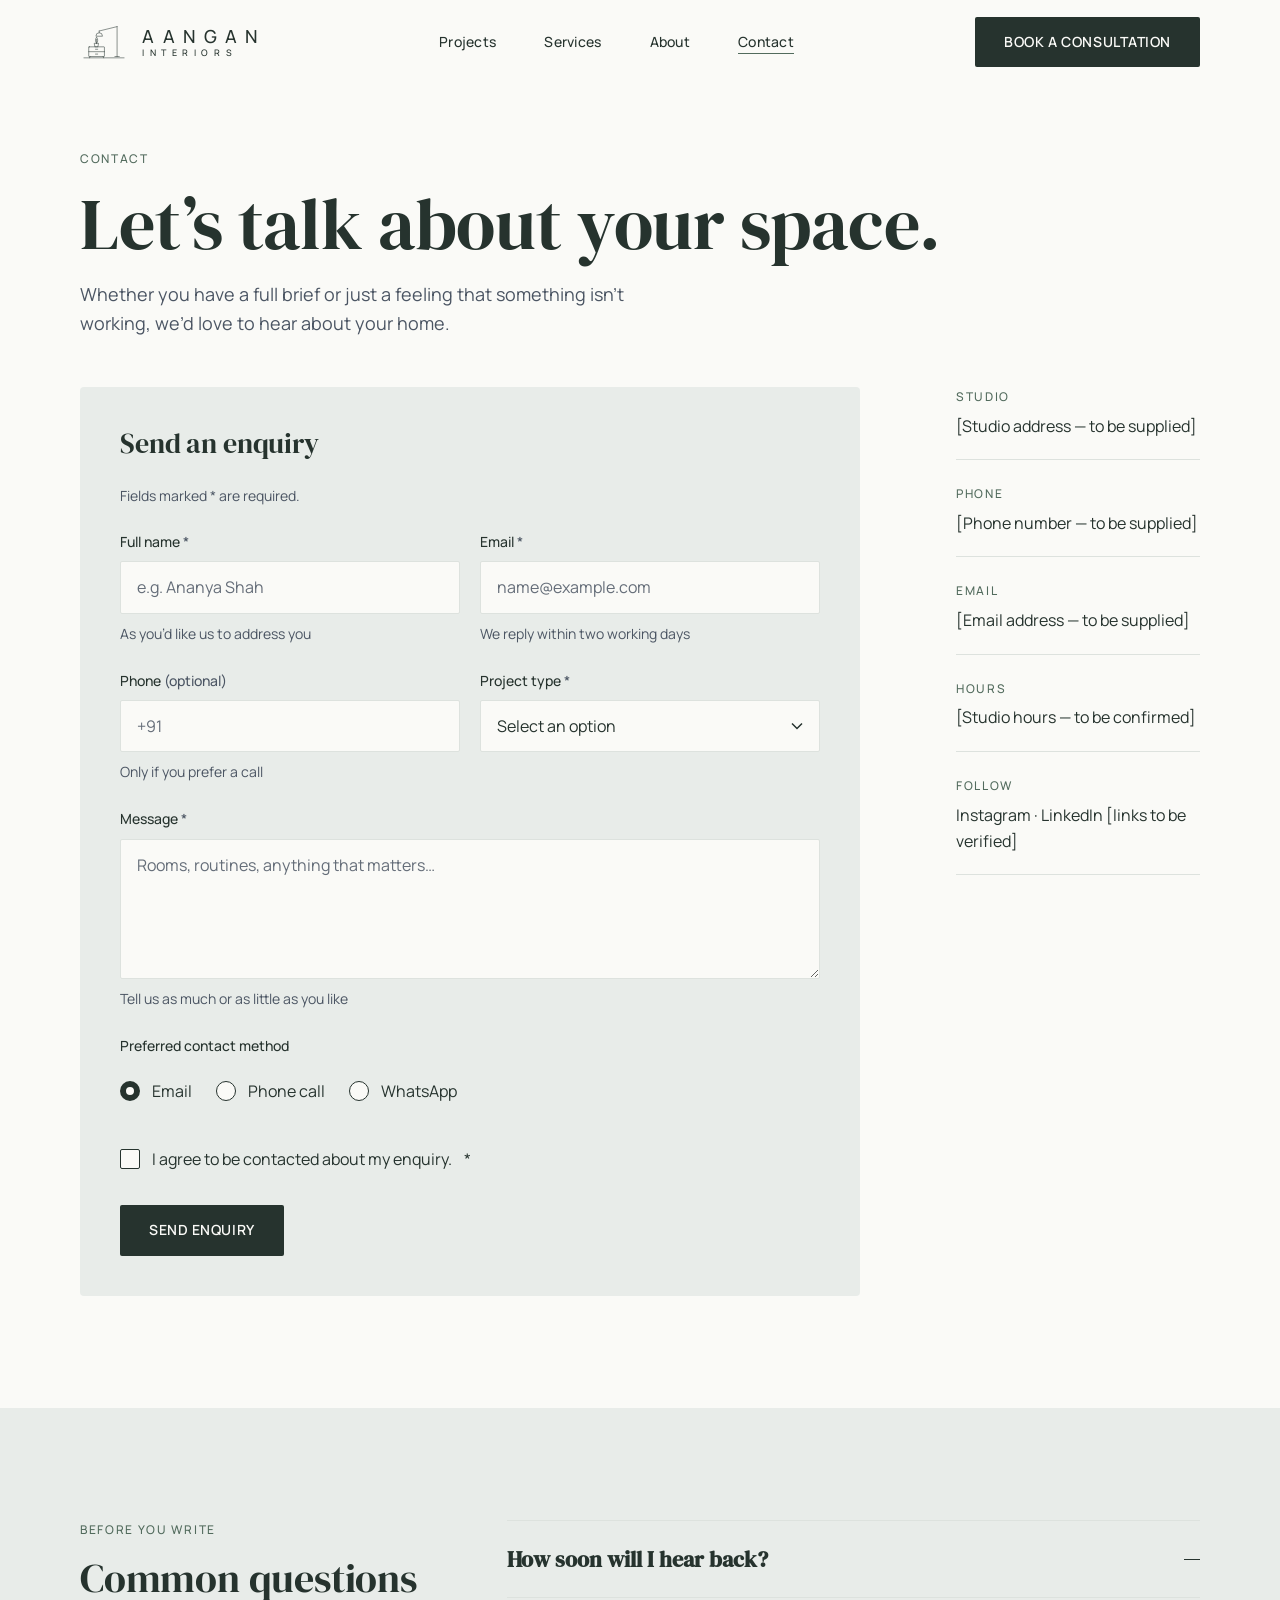
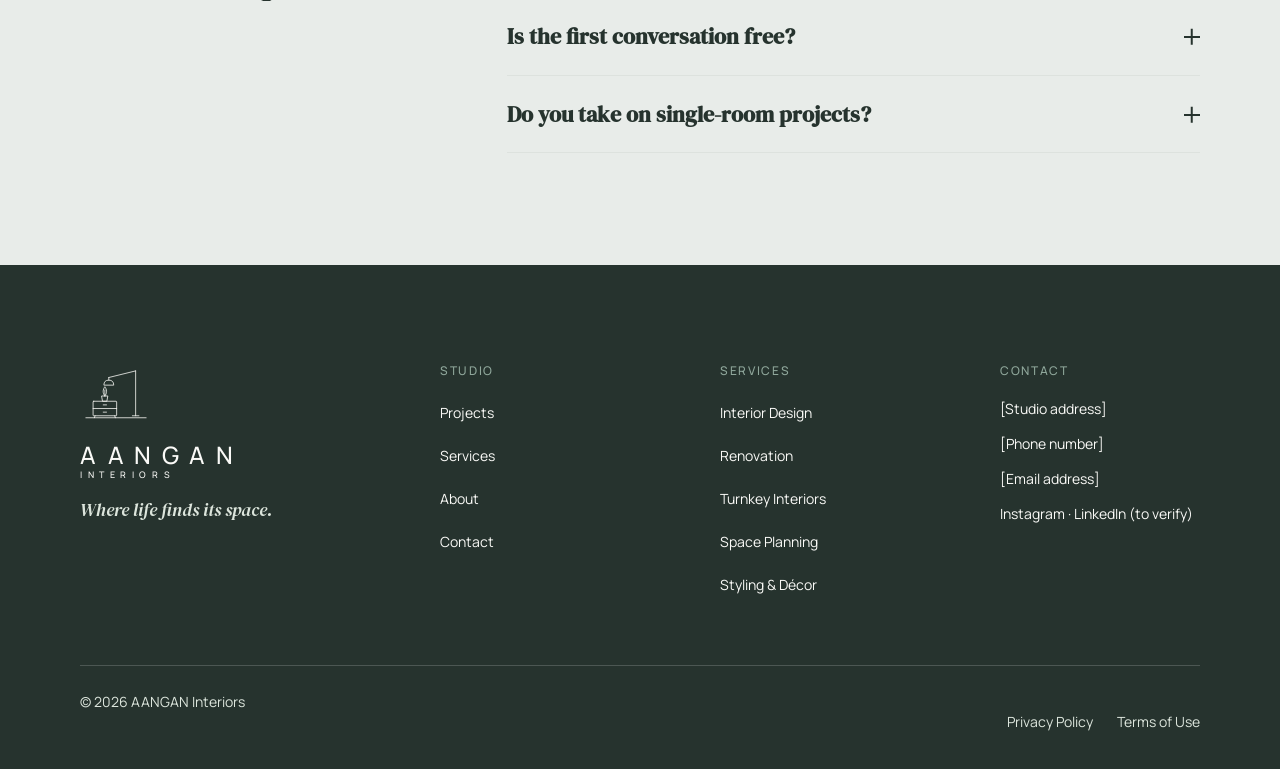
<file: contact.html>
<!doctype html>
<html lang="en-IN" class="no-js">

<head>
  <meta charset="utf-8">
  <meta name="viewport" content="width=device-width, initial-scale=1">
  <title>Contact — AANGAN Interiors</title>
  <meta name="description" content="Tell us about your home. Send an enquiry to AANGAN Interiors.">
  <meta property="og:title" content="Contact — AANGAN Interiors">
  <meta property="og:description" content="Tell us about your home. Send an enquiry to AANGAN Interiors.">
  <meta property="og:image" content="assets/images/site/hero-living@2x.jpg">
  <meta name="theme-color" content="#FAFAF7">
  <link rel="icon" href="assets/logo/favicon.svg" type="image/svg+xml">
  <link rel="stylesheet" href="css/tokens.css">
  <link rel="stylesheet" href="css/base.css">
  <link rel="stylesheet" href="css/components.css">
  <link rel="stylesheet" href="css/pages.css">
  <script defer src="js/nav.js"></script>
  <script defer src="js/reveal.js"></script>
  <script defer src="js/config.js"></script>
  <script defer src="js/forms.js"></script>
  <script defer src="js/accordion.js"></script>
</head>

<body data-page="contact">
  <a class="skip-link" href="#main">Skip to content</a>
  <!-- header:start (synced from partials/header.html — run node build.mjs) -->
  <header class="site-header" id="site-header">
    <div class="container site-header__inner">
      <a class="logo" href="index.html" aria-label="AANGAN Interiors — home">
        <img class="logo__emblem" src="assets/logo/emblem-charcoal.svg" alt="" width="48" height="44">
        <span class="logo__text"><span class="logo__word">AANGAN</span><span class="logo__desc">INTERIORS</span></span>
      </a>
      <nav class="nav" aria-label="Main">
        <ul class="nav__list">
          <li><a class="nav__link" href="projects.html" data-nav="projects">Projects</a></li>
          <li><a class="nav__link" href="services.html" data-nav="services">Services</a></li>
          <li><a class="nav__link" href="about.html" data-nav="about">About</a></li>
          <li><a class="nav__link" href="contact.html" data-nav="contact" aria-current="page">Contact</a></li>
        </ul>
      </nav>
      <a class="btn btn--primary site-header__cta" href="consultation.html">Book a consultation</a>
      <button class="menu-toggle" type="button" aria-expanded="false" aria-controls="drawer" aria-label="Open menu">
        <span class="menu-toggle__bars" aria-hidden="true"><span></span><span></span><span></span></span>
      </button>
    </div>
  </header>
  <div class="drawer" id="drawer" hidden>
    <div class="drawer__backdrop" data-drawer-close></div>
    <div class="drawer__panel" role="dialog" aria-modal="true" aria-label="Menu">
      <div class="drawer__top">
        <a class="logo" href="index.html" aria-label="AANGAN Interiors — home">
          <img class="logo__emblem" src="assets/logo/emblem-charcoal.svg" alt="" width="40" height="36">
          <span class="logo__text"><span class="logo__word">AANGAN</span><span
              class="logo__desc">INTERIORS</span></span>
        </a>
        <button class="drawer__close" type="button" aria-label="Close menu" data-drawer-close>&times;</button>
      </div>
      <ul class="drawer__list">
        <li><a href="projects.html" data-nav="projects">Projects</a></li>
        <li><a href="services.html" data-nav="services">Services</a></li>
        <li><a href="about.html" data-nav="about">About</a></li>
        <li><a href="contact.html" data-nav="contact" aria-current="page">Contact</a></li>
      </ul>
      <a class="btn btn--primary btn--block" href="consultation.html">Book a consultation</a>
    </div>
  </div>
  <!-- header:end -->
  <main id="main">
    <section class="page-hero container" aria-labelledby="page-title">
      <div class="page-hero__title reveal">
        <p class="t-eyebrow">Contact</p>
        <h1 class="t-hero" id="page-title">Let’s talk about your space.</h1>
        <p class="t-lead">Whether you have a full brief or just a feeling that something isn’t working, we’d love to
          hear about your home.</p>
      </div>
    </section>
    <section class="container contact-layout" aria-label="Enquiry form and studio details"
      style="padding-bottom:var(--section-pad)">
      <div>
        <form class="form-card" id="contact-form" novalidate data-validate>
          <h2 class="t-h3">Send an enquiry</h2>
          <p class="t-small">Fields marked * are required.</p>
          <div class="alert alert--error" id="contact-errors" tabindex="-1" hidden role="alert">
            <p class="alert__title"></p>
            <p></p>
          </div>
          <div class="field-row">
            <div class="field"><label class="field__label" for="name">Full name <span class="req"
                  aria-hidden="true">*</span></label><input class="field__control" id="name" name="name" type="text"
                required autocomplete="name" placeholder="e.g. Ananya Shah" aria-describedby="name-help name-err">
              <p class="field__help" id="name-help">As you’d like us to address you</p>
              <p class="field__error" id="name-err" aria-live="polite"></p>
            </div>
            <div class="field"><label class="field__label" for="email">Email <span class="req"
                  aria-hidden="true">*</span></label><input class="field__control" id="email" name="email" type="email"
                required autocomplete="email" placeholder="name@example.com" aria-describedby="email-help email-err">
              <p class="field__help" id="email-help">We reply within two working days</p>
              <p class="field__error" id="email-err" aria-live="polite"></p>
            </div>
          </div>
          <div class="field-row">
            <div class="field"><label class="field__label" for="phone">Phone <span
                  class="req">(optional)</span></label><input class="field__control" id="phone" name="phone" type="tel"
                autocomplete="tel" placeholder="+91" aria-describedby="phone-help phone-err">
              <p class="field__help" id="phone-help">Only if you prefer a call</p>
              <p class="field__error" id="phone-err" aria-live="polite"></p>
            </div>
            <div class="field"><label class="field__label" for="project_type">Project type <span class="req"
                  aria-hidden="true">*</span></label><select class="field__control" id="project_type"
                name="project_type" required aria-describedby="project_type-help project_type-err">
                <option value="">Select an option</option>
                <option>Residential</option>
                <option>Commercial</option>
                <option>Renovation</option>
                <option>Not sure yet</option>
              </select>
              <p class="field__help" id="project_type-help"></p>
              <p class="field__error" id="project_type-err" aria-live="polite"></p>
            </div>
          </div>
          <div class="field"><label class="field__label" for="message">Message <span class="req"
                aria-hidden="true">*</span></label><textarea class="field__control" id="message" name="message" required
              placeholder="Rooms, routines, anything that matters…"
              aria-describedby="message-help message-err"></textarea>
            <p class="field__help" id="message-help">Tell us as much or as little as you like</p>
            <p class="field__error" id="message-err" aria-live="polite"></p>
          </div>
          <fieldset class="choices">
            <legend>Preferred contact method</legend>
            <div class="choices__row"><label class="choice"><input type="radio" name="contact_method" value="Email"
                  checked> Email</label><label class="choice"><input type="radio" name="contact_method"
                  value="Phone call"> Phone call</label><label class="choice"><input type="radio" name="contact_method"
                  value="WhatsApp"> WhatsApp</label></div>
          </fieldset>
          <div class="field"><label class="choice"><input type="checkbox" id="consent" name="consent" value="yes"
                required data-label="Consent" aria-describedby="consent-err"> I agree to be contacted about my enquiry.
              <span class="req" aria-hidden="true">*</span></label>
            <p class="field__error" id="consent-err" aria-live="polite"></p>
          </div>
          <input type="checkbox" name="botcheck" class="visually-hidden" tabindex="-1" autocomplete="off"
            aria-hidden="true">
          <div><button class="btn btn--primary" type="submit">Send enquiry</button></div>
          <div class="alert alert--error" id="contact-failed" tabindex="-1" hidden role="alert">
            <p class="alert__title">Your enquiry couldn’t be sent.</p>
            <p>Nothing you typed has been lost. Check your connection and select Send enquiry again, or email us at
              [studio email].</p>
          </div>
        </form>
        <div class="form-card result" id="contact-success" tabindex="-1" hidden>
          <div class="alert alert--success" role="status">
            <p class="alert__title">Thank you — your enquiry has been sent.</p>
            <p>We’ll reply within two working days by your preferred contact method.</p>
          </div>
          <div><a class="btn btn--primary" href="projects.html">Explore projects</a></div>
        </div>
      </div>
      <!-- PLACEHOLDER: replace with real studio details; add a map only once a real address is confirmed -->
      <ul class="details" role="list">
        <li><span class="t-eyebrow">Studio</span><span>[Studio address — to be supplied]</span></li>
        <li><span class="t-eyebrow">Phone</span><span>[Phone number — to be supplied]</span></li>
        <li><span class="t-eyebrow">Email</span><span>[Email address — to be supplied]</span></li>
        <li><span class="t-eyebrow">Hours</span><span>[Studio hours — to be confirmed]</span></li>
        <li><span class="t-eyebrow">Follow</span><span>Instagram · LinkedIn [links to be verified]</span></li>
      </ul>
    </section>
    <section class="section section--alt" aria-labelledby="faq-title">
      <div class="container faq-layout">
        <div class="stack" style="--stack:var(--space-16)">
          <p class="t-eyebrow">Before you write</p>
          <h2 class="t-h2" id="faq-title">Common questions</h2>
        </div>
        <div class="accordion">
          <div class="accordion__item">
            <h3><button class="accordion__trigger" type="button" aria-expanded="true" aria-controls="cfaq-0"
                id="cfaq-b0">How soon will I hear back?<span class="accordion__icon" aria-hidden="true"></span></button>
            </h3>
            <div class="accordion__panel" id="cfaq-0" role="region" aria-labelledby="cfaq-b0">
              <div>
                <p>We aim to reply within two working days. [Confirm response time with the studio.]</p>
              </div>
            </div>
          </div>
          <div class="accordion__item">
            <h3><button class="accordion__trigger" type="button" aria-expanded="false" aria-controls="cfaq-1"
                id="cfaq-b1">Is the first conversation free?<span class="accordion__icon"
                  aria-hidden="true"></span></button></h3>
            <div class="accordion__panel" id="cfaq-1" role="region" aria-labelledby="cfaq-b1">
              <div>
                <p>[To be confirmed by the studio.]</p>
              </div>
            </div>
          </div>
          <div class="accordion__item">
            <h3><button class="accordion__trigger" type="button" aria-expanded="false" aria-controls="cfaq-2"
                id="cfaq-b2">Do you take on single-room projects?<span class="accordion__icon"
                  aria-hidden="true"></span></button></h3>
            <div class="accordion__panel" id="cfaq-2" role="region" aria-labelledby="cfaq-b2">
              <div>
                <p>[To be confirmed by the studio.]</p>
              </div>
            </div>
          </div>
        </div>
      </div>
    </section>
  </main>
  <!-- footer:start (synced from partials/footer.html — run node build.mjs) -->
  <footer class="site-footer">
    <div class="container">
      <div class="footer__top">
        <div class="footer__brand">
          <a class="logo" href="index.html" aria-label="AANGAN Interiors — home">
            <img class="logo__emblem" src="assets/logo/emblem-ivory.svg" alt="" width="72" height="65">
            <span class="logo__text"><span class="logo__word">AANGAN</span><span
                class="logo__desc">INTERIORS</span></span>
          </a>
          <p class="footer__tagline">Where life finds its space.</p>
        </div>
        <nav class="footer__col" aria-labelledby="f-studio">
          <h2 class="t-eyebrow" id="f-studio">Studio</h2>
          <ul>
            <li><a href="projects.html">Projects</a></li>
            <li><a href="services.html">Services</a></li>
            <li><a href="about.html">About</a></li>
            <li><a href="contact.html">Contact</a></li>
          </ul>
        </nav>
        <nav class="footer__col" aria-labelledby="f-services">
          <h2 class="t-eyebrow" id="f-services">Services</h2>
          <ul>
            <li><a href="services.html#interior-design">Interior Design</a></li>
            <li><a href="services.html#renovation">Renovation</a></li>
            <li><a href="services.html#turnkey">Turnkey Interiors</a></li>
            <li><a href="services.html#space-planning">Space Planning</a></li>
            <li><a href="services.html#styling">Styling &amp; Décor</a></li>
          </ul>
        </nav>
        <div class="footer__col">
          <h2 class="t-eyebrow">Contact</h2>
          <!-- PLACEHOLDER: replace with real studio details -->
          <ul>
            <li>[Studio address]</li>
            <li>[Phone number]</li>
            <li>[Email address]</li>
            <li>Instagram · LinkedIn (to verify)</li>
          </ul>
        </div>
      </div>
      <div class="footer__bottom">
        <p>© <span data-year>2026</span> AANGAN Interiors</p>
        <p class="footer__legal"><a href="privacy.html">Privacy Policy</a><a href="terms.html">Terms of Use</a></p>
      </div>
    </div>
  </footer>
  <!-- footer:end -->
</body>

</html>
</file>
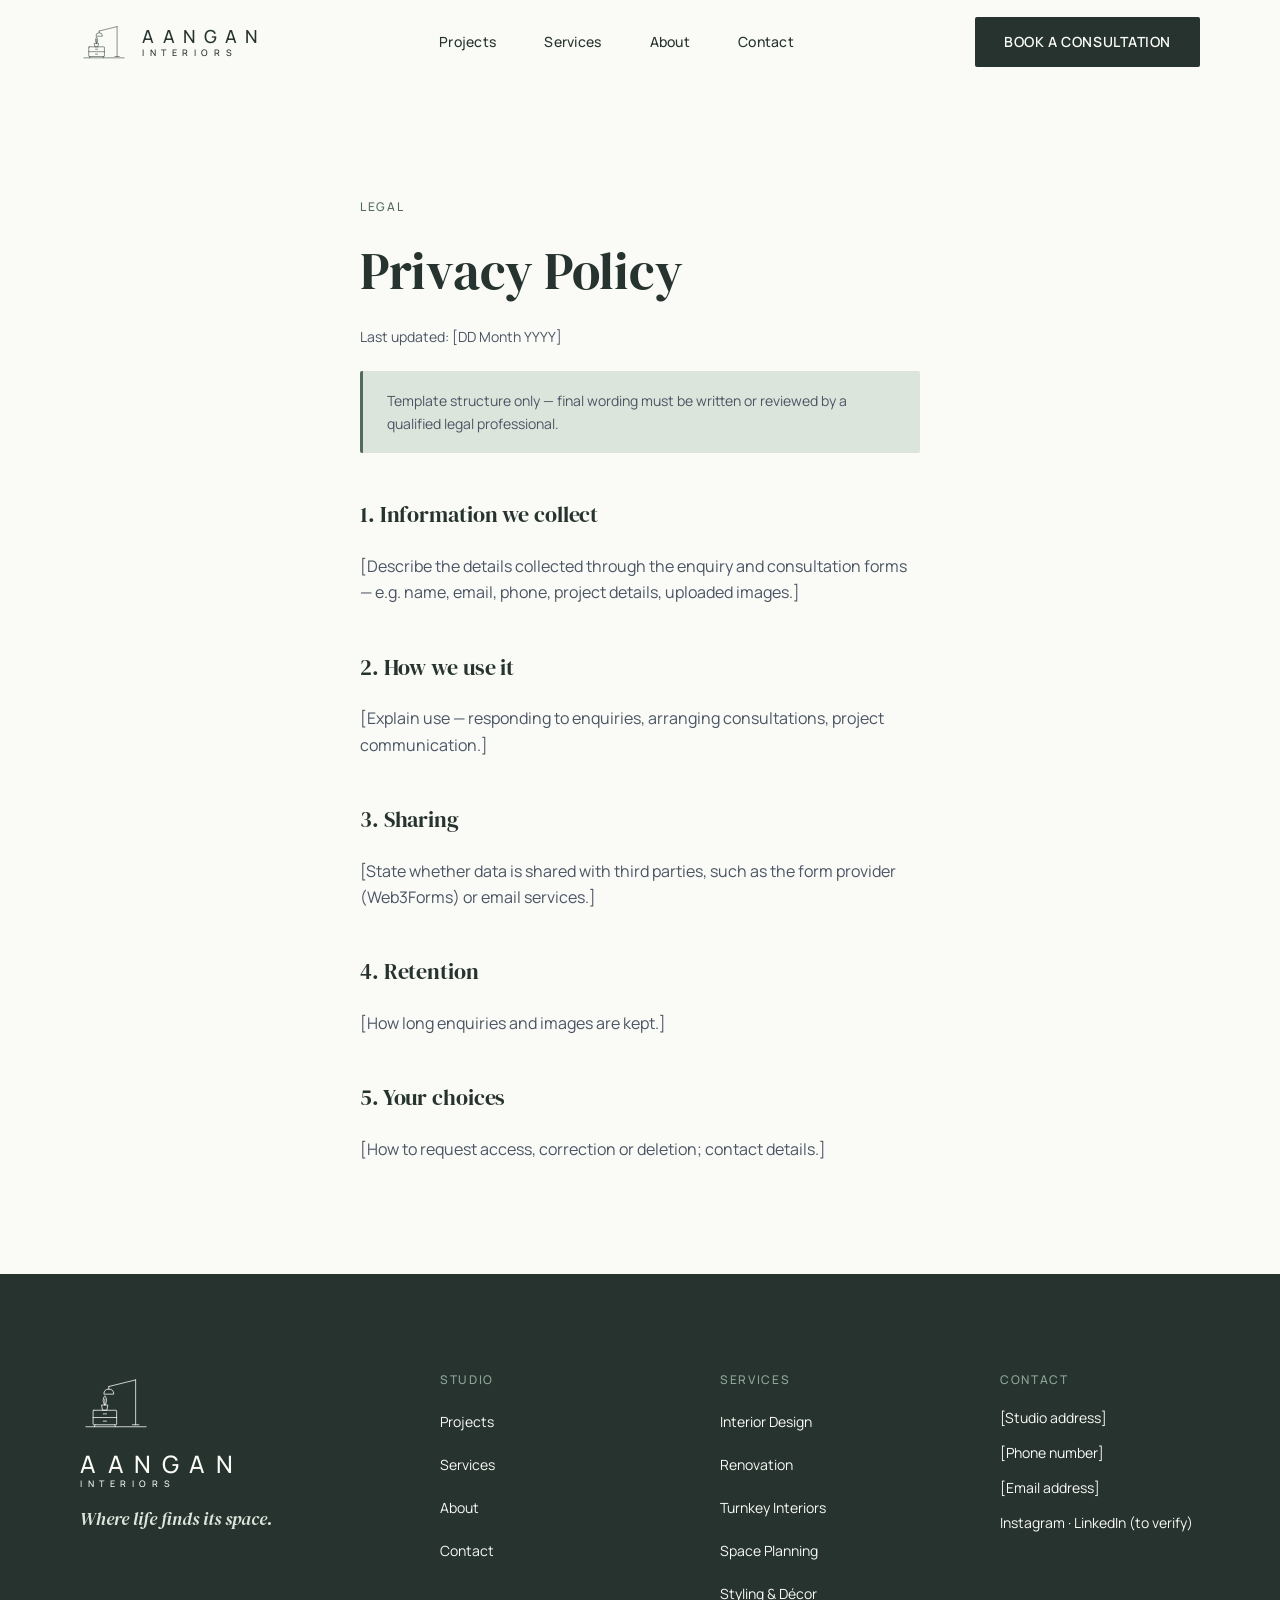
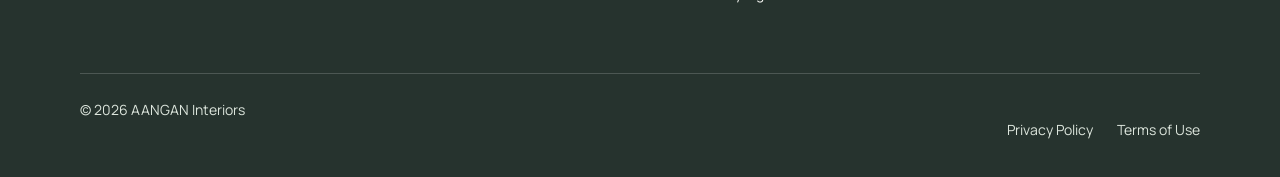
<file: privacy.html>
<!doctype html>
<html lang="en-IN" class="no-js">
<head>
  <meta charset="utf-8">
  <meta name="viewport" content="width=device-width, initial-scale=1">
  <title>Privacy Policy — AANGAN Interiors</title>
  <meta name="description" content="Privacy Policy for the AANGAN Interiors website.">
  <meta property="og:title" content="Privacy Policy — AANGAN Interiors">
  <meta property="og:description" content="Privacy Policy for the AANGAN Interiors website.">
  <meta property="og:image" content="assets/images/site/hero-living@2x.jpg">
  <meta name="theme-color" content="#FAFAF7">
  <link rel="icon" href="assets/logo/favicon.svg" type="image/svg+xml">
  <link rel="stylesheet" href="css/tokens.css">
  <link rel="stylesheet" href="css/base.css">
  <link rel="stylesheet" href="css/components.css">
  <link rel="stylesheet" href="css/pages.css">
  <script defer src="js/nav.js"></script>
  <script defer src="js/reveal.js"></script>
</head>
<body data-page="privacy">
  <a class="skip-link" href="#main">Skip to content</a>
  <!-- header:start (synced from partials/header.html — run node build.mjs) -->
<header class="site-header" id="site-header">
  <div class="container site-header__inner">
    <a class="logo" href="index.html" aria-label="AANGAN Interiors — home">
      <img class="logo__emblem" src="assets/logo/emblem-charcoal.svg" alt="" width="48" height="44">
      <span class="logo__text"><span class="logo__word">AANGAN</span><span class="logo__desc">INTERIORS</span></span>
    </a>
    <nav class="nav" aria-label="Main">
      <ul class="nav__list">
        <li><a class="nav__link" href="projects.html" data-nav="projects">Projects</a></li>
        <li><a class="nav__link" href="services.html" data-nav="services">Services</a></li>
        <li><a class="nav__link" href="about.html" data-nav="about">About</a></li>
        <li><a class="nav__link" href="contact.html" data-nav="contact">Contact</a></li>
      </ul>
    </nav>
    <a class="btn btn--primary site-header__cta" href="consultation.html">Book a consultation</a>
    <button class="menu-toggle" type="button" aria-expanded="false" aria-controls="drawer" aria-label="Open menu">
      <span class="menu-toggle__bars" aria-hidden="true"><span></span><span></span><span></span></span>
    </button>
  </div>
</header>
<div class="drawer" id="drawer" hidden>
  <div class="drawer__backdrop" data-drawer-close></div>
  <div class="drawer__panel" role="dialog" aria-modal="true" aria-label="Menu">
    <div class="drawer__top">
      <a class="logo" href="index.html" aria-label="AANGAN Interiors — home">
        <img class="logo__emblem" src="assets/logo/emblem-charcoal.svg" alt="" width="40" height="36">
        <span class="logo__text"><span class="logo__word">AANGAN</span><span class="logo__desc">INTERIORS</span></span>
      </a>
      <button class="drawer__close" type="button" aria-label="Close menu" data-drawer-close>&times;</button>
    </div>
    <ul class="drawer__list">
      <li><a href="projects.html" data-nav="projects">Projects</a></li>
      <li><a href="services.html" data-nav="services">Services</a></li>
      <li><a href="about.html" data-nav="about">About</a></li>
      <li><a href="contact.html" data-nav="contact">Contact</a></li>
    </ul>
    <a class="btn btn--primary btn--block" href="consultation.html">Book a consultation</a>
  </div>
</div>
  <!-- header:end -->
  <main id="main">
    <section class="section"><div class="container legal">
      <p class="t-eyebrow">Legal</p><h1 class="t-h1">Privacy Policy</h1><p class="t-small">Last updated: [DD Month YYYY]</p>
      <div class="alert alert--note"><p>Template structure only — final wording must be written or reviewed by a qualified legal professional.</p></div>
      <h2 class="t-h4">1. Information we collect</h2><p class="t-body">[Describe the details collected through the enquiry and consultation forms — e.g. name, email, phone, project details, uploaded images.]</p><h2 class="t-h4">2. How we use it</h2><p class="t-body">[Explain use — responding to enquiries, arranging consultations, project communication.]</p><h2 class="t-h4">3. Sharing</h2><p class="t-body">[State whether data is shared with third parties, such as the form provider (Web3Forms) or email services.]</p><h2 class="t-h4">4. Retention</h2><p class="t-body">[How long enquiries and images are kept.]</p><h2 class="t-h4">5. Your choices</h2><p class="t-body">[How to request access, correction or deletion; contact details.]</p>
    </div></section>
  </main>
  <!-- footer:start (synced from partials/footer.html — run node build.mjs) -->
<footer class="site-footer">
  <div class="container">
    <div class="footer__top">
      <div class="footer__brand">
        <a class="logo" href="index.html" aria-label="AANGAN Interiors — home">
          <img class="logo__emblem" src="assets/logo/emblem-ivory.svg" alt="" width="72" height="65">
          <span class="logo__text"><span class="logo__word">AANGAN</span><span class="logo__desc">INTERIORS</span></span>
        </a>
        <p class="footer__tagline">Where life finds its space.</p>
      </div>
      <nav class="footer__col" aria-labelledby="f-studio">
        <h2 class="t-eyebrow" id="f-studio">Studio</h2>
        <ul><li><a href="projects.html">Projects</a></li><li><a href="services.html">Services</a></li><li><a href="about.html">About</a></li><li><a href="contact.html">Contact</a></li></ul>
      </nav>
      <nav class="footer__col" aria-labelledby="f-services">
        <h2 class="t-eyebrow" id="f-services">Services</h2>
        <ul><li><a href="services.html#interior-design">Interior Design</a></li><li><a href="services.html#renovation">Renovation</a></li><li><a href="services.html#turnkey">Turnkey Interiors</a></li><li><a href="services.html#space-planning">Space Planning</a></li><li><a href="services.html#styling">Styling &amp; Décor</a></li></ul>
      </nav>
      <div class="footer__col">
        <h2 class="t-eyebrow">Contact</h2>
        <!-- PLACEHOLDER: replace with real studio details -->
        <ul><li>[Studio address]</li><li>[Phone number]</li><li>[Email address]</li><li>Instagram · LinkedIn (to verify)</li></ul>
      </div>
    </div>
    <div class="footer__bottom">
      <p>© <span data-year>2026</span> AANGAN Interiors</p>
      <p class="footer__legal"><a href="privacy.html">Privacy Policy</a><a href="terms.html">Terms of Use</a></p>
    </div>
  </div>
</footer>
  <!-- footer:end -->
</body>
</html>
</file>
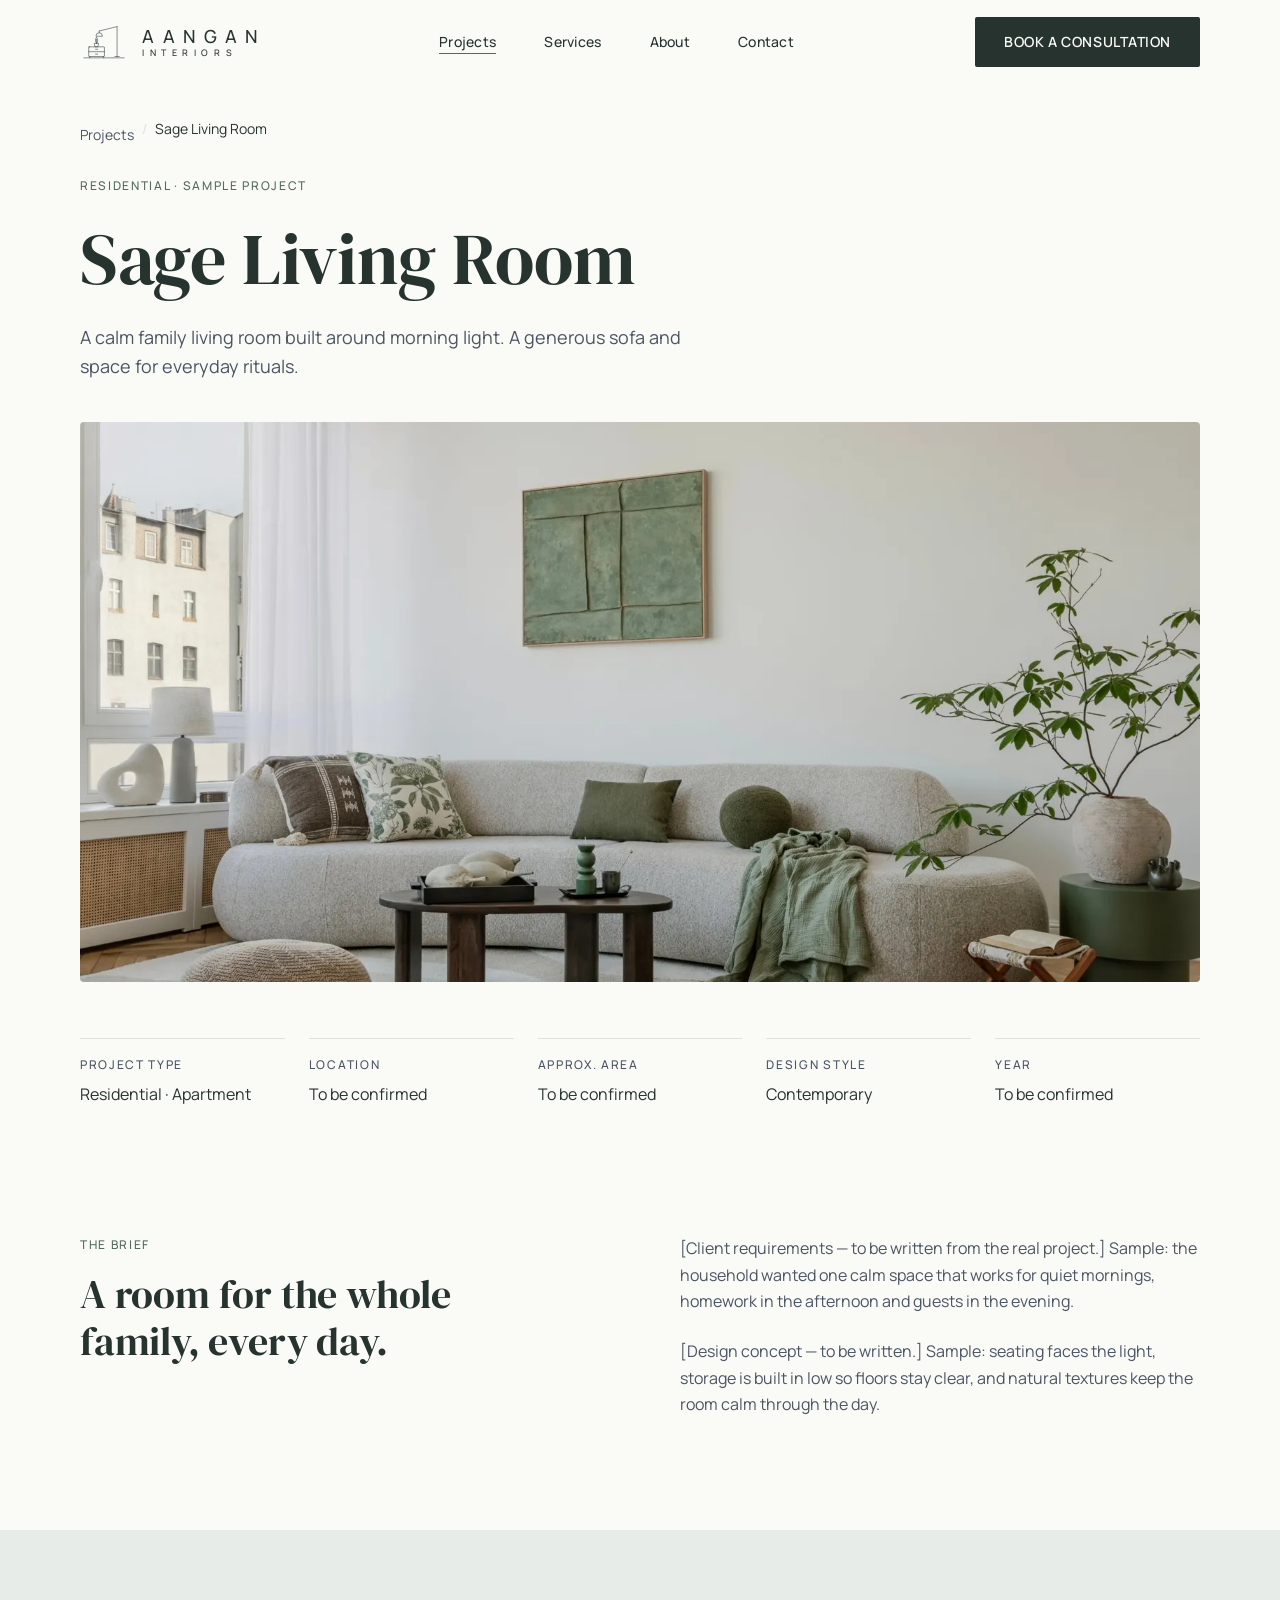
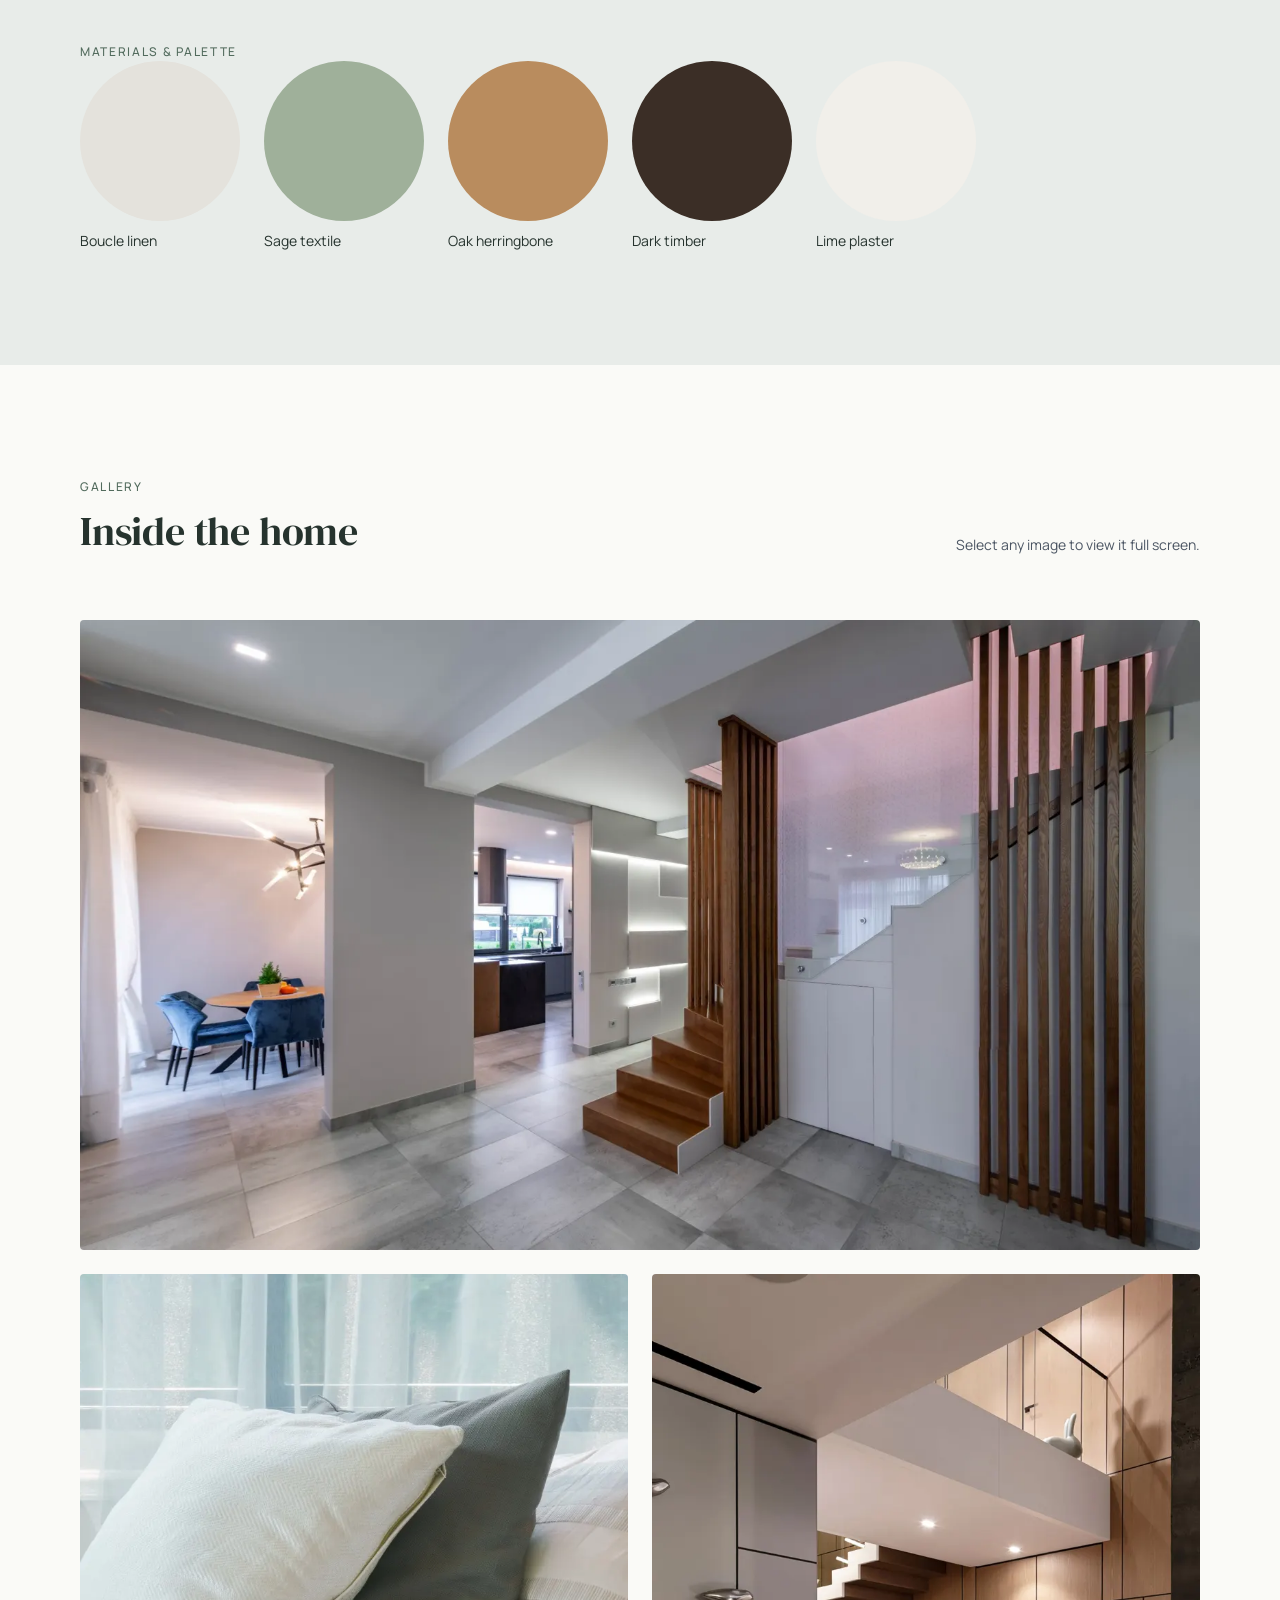
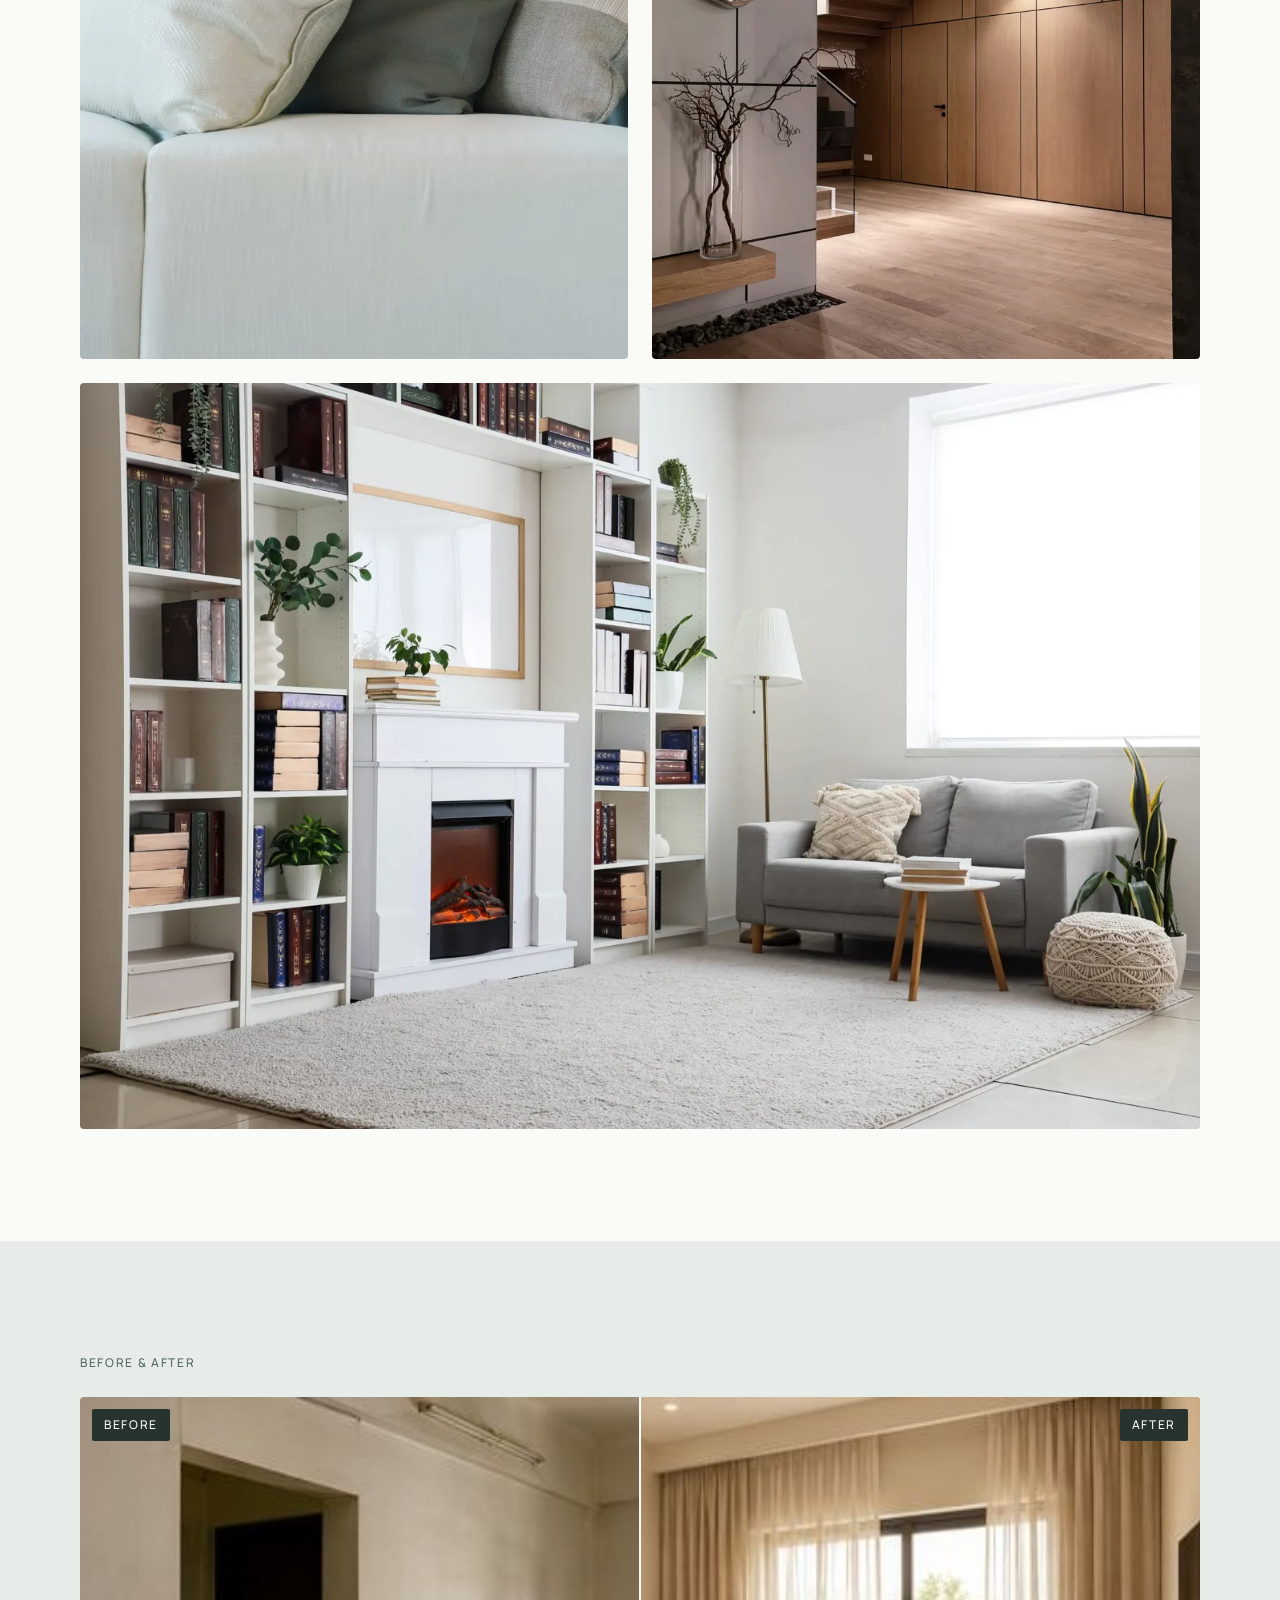
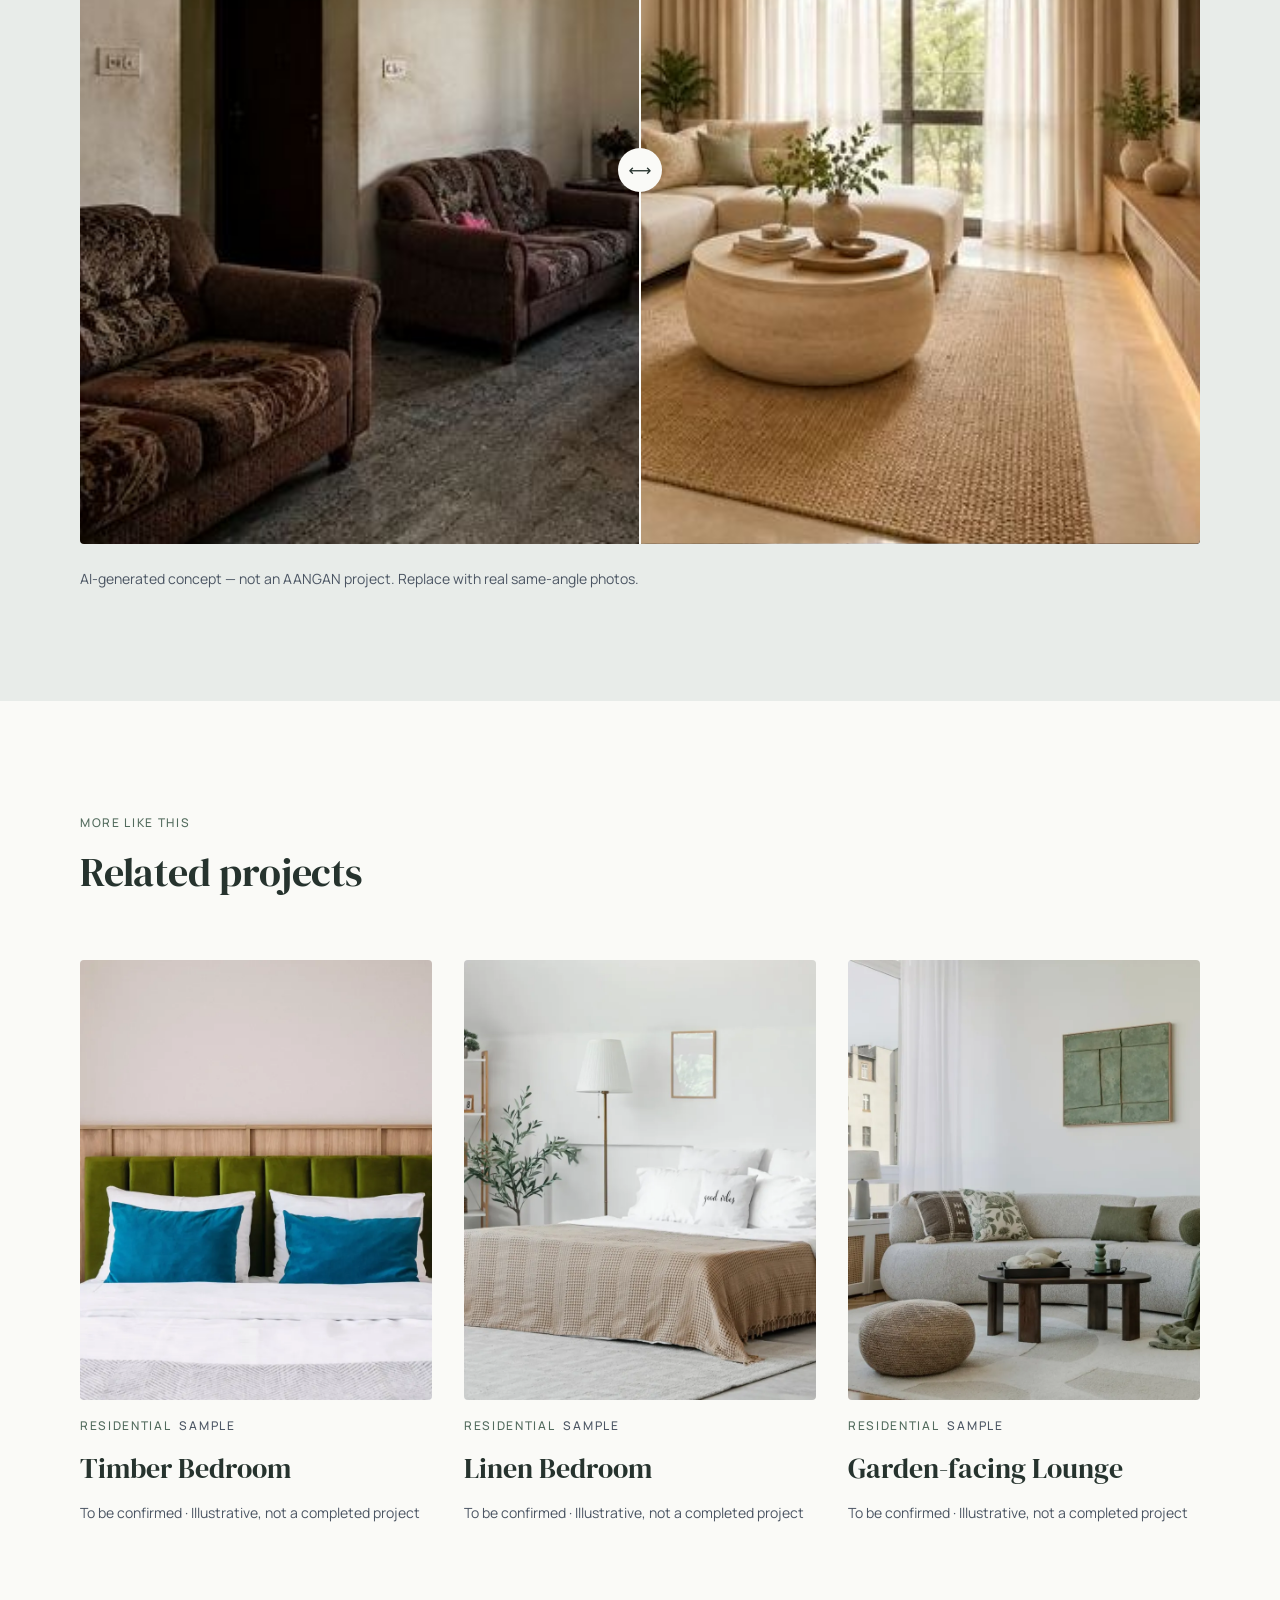
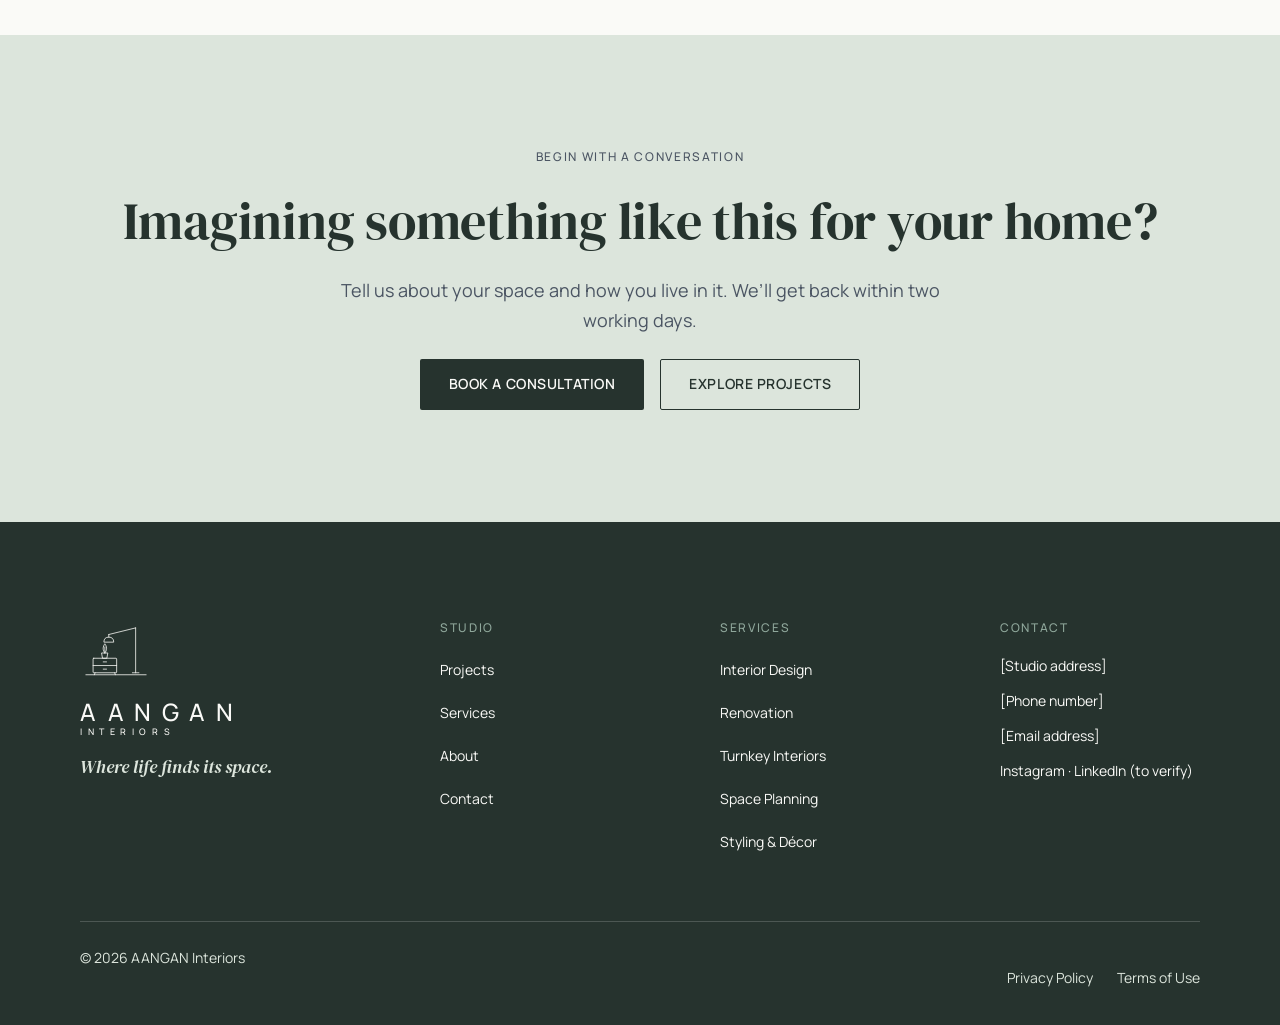
<file: project-detail.html>
<!doctype html>
<html lang="en-IN" class="no-js">
<head>
  <meta charset="utf-8">
  <meta name="viewport" content="width=device-width, initial-scale=1">
  <title>Project — AANGAN Interiors</title>
  <meta name="description" content="Project details from AANGAN Interiors.">
  <meta property="og:title" content="Project — AANGAN Interiors">
  <meta property="og:description" content="Project details from AANGAN Interiors.">
  <meta property="og:image" content="assets/images/site/hero-living@2x.jpg">
  <meta name="theme-color" content="#FAFAF7">
  <link rel="icon" href="assets/logo/favicon.svg" type="image/svg+xml">
  <link rel="stylesheet" href="css/tokens.css">
  <link rel="stylesheet" href="css/base.css">
  <link rel="stylesheet" href="css/components.css">
  <link rel="stylesheet" href="css/pages.css">
  <script defer src="data/projects.js"></script>
  <script defer src="js/data.js"></script>
  <script defer src="js/nav.js"></script>
  <script defer src="js/reveal.js"></script>
  <script defer src="js/project.js"></script>
  <script defer src="js/accordion.js"></script>
</head>
<body data-page="projects">
  <a class="skip-link" href="#main">Skip to content</a>
  <!-- header:start (synced from partials/header.html — run node build.mjs) -->
<header class="site-header" id="site-header">
  <div class="container site-header__inner">
    <a class="logo" href="index.html" aria-label="AANGAN Interiors — home">
      <img class="logo__emblem" src="assets/logo/emblem-charcoal.svg" alt="" width="48" height="44">
      <span class="logo__text"><span class="logo__word">AANGAN</span><span class="logo__desc">INTERIORS</span></span>
    </a>
    <nav class="nav" aria-label="Main">
      <ul class="nav__list">
        <li><a class="nav__link" href="projects.html" data-nav="projects" aria-current="page">Projects</a></li>
        <li><a class="nav__link" href="services.html" data-nav="services">Services</a></li>
        <li><a class="nav__link" href="about.html" data-nav="about">About</a></li>
        <li><a class="nav__link" href="contact.html" data-nav="contact">Contact</a></li>
      </ul>
    </nav>
    <a class="btn btn--primary site-header__cta" href="consultation.html">Book a consultation</a>
    <button class="menu-toggle" type="button" aria-expanded="false" aria-controls="drawer" aria-label="Open menu">
      <span class="menu-toggle__bars" aria-hidden="true"><span></span><span></span><span></span></span>
    </button>
  </div>
</header>
<div class="drawer" id="drawer" hidden>
  <div class="drawer__backdrop" data-drawer-close></div>
  <div class="drawer__panel" role="dialog" aria-modal="true" aria-label="Menu">
    <div class="drawer__top">
      <a class="logo" href="index.html" aria-label="AANGAN Interiors — home">
        <img class="logo__emblem" src="assets/logo/emblem-charcoal.svg" alt="" width="40" height="36">
        <span class="logo__text"><span class="logo__word">AANGAN</span><span class="logo__desc">INTERIORS</span></span>
      </a>
      <button class="drawer__close" type="button" aria-label="Close menu" data-drawer-close>&times;</button>
    </div>
    <ul class="drawer__list">
      <li><a href="projects.html" data-nav="projects" aria-current="page">Projects</a></li>
      <li><a href="services.html" data-nav="services">Services</a></li>
      <li><a href="about.html" data-nav="about">About</a></li>
      <li><a href="contact.html" data-nav="contact">Contact</a></li>
    </ul>
    <a class="btn btn--primary btn--block" href="consultation.html">Book a consultation</a>
  </div>
</div>
  <!-- header:end -->
  <main id="main">
    <article id="project" aria-busy="true">
      <div class="container detail-head">
        <nav class="breadcrumb" aria-label="Breadcrumb"><ol><li><a href="projects.html">Projects</a></li><li id="crumb-current" aria-current="page"></li></ol></nav>
        <p class="t-eyebrow" id="p-eyebrow"></p>
        <h1 class="t-hero" id="p-title"></h1>
        <p class="t-lead" id="p-intro"></p>
      </div>
      <div class="container"><div class="media detail-hero" id="p-hero"></div><dl class="meta" id="p-meta"></dl></div>
      <section class="section" aria-labelledby="brief-title">
        <div class="container concept">
          <div class="stack" style="--stack:var(--space-16)"><p class="t-eyebrow">The brief</p><h2 class="t-h2" id="brief-title">A room for the whole family, every day.</h2></div>
          <div class="stack"><p class="t-body" id="p-brief"></p><p class="t-body" id="p-concept"></p></div>
        </div>
      </section>
      <section class="section section--alt" aria-labelledby="palette-title">
        <div class="container stack" style="--stack:var(--space-32)"><h2 class="t-eyebrow" id="palette-title">Materials &amp; palette</h2><ul class="palette" id="p-palette" role="list"></ul></div>
      </section>
      <section class="section" aria-labelledby="gallery-title">
        <div class="container">
          <div class="section-head section-head--row"><div class="stack" style="--stack:var(--space-12)"><p class="t-eyebrow">Gallery</p><h2 class="t-h2" id="gallery-title">Inside the home</h2></div><p class="t-small">Select any image to view it full screen.</p></div>
          <div class="gallery" id="p-gallery"></div>
        </div>
      </section>
      <section class="section section--alt" id="p-ba-section" aria-labelledby="ba-title">
        <div class="container stack" style="--stack:var(--space-24)">
          <p class="t-eyebrow" id="ba-title">Before &amp; after</p>
          <div class="ba" id="p-ba"></div>
          <p class="t-small" id="p-ba-note"></p>
        </div>
      </section>
      <section class="section" aria-labelledby="related-title">
        <div class="container"><div class="section-head"><p class="t-eyebrow">More like this</p><h2 class="t-h2" id="related-title">Related projects</h2></div><ul class="grid-projects" id="p-related" role="list"></ul></div>
      </section>
    </article>
    <dialog class="lightbox" id="lightbox" aria-label="Image viewer">
      <div class="lightbox__top"><span class="lightbox__count" aria-live="polite"></span><button class="lightbox__btn" type="button" data-lb-close aria-label="Close image viewer">✕</button></div>
      <div class="lightbox__stage"><button class="lightbox__btn" type="button" data-lb-prev aria-label="Previous image">←</button><img alt=""><button class="lightbox__btn" type="button" data-lb-next aria-label="Next image">→</button></div>
      <p class="lightbox__caption"></p>
    </dialog>
    <section class="section cta" aria-labelledby="cta-title">
      <div class="container cta__inner">
        <p class="t-eyebrow t-eyebrow--muted">Begin with a conversation</p>
        <h2 class="t-h1" id="cta-title">Imagining something like this for your home?</h2>
        <p class="t-lead">Tell us about your space and how you live in it. We’ll get back within two working days.</p>
        <div class="btn-row"><a class="btn btn--primary" href="consultation.html">Book a consultation</a><a class="btn btn--secondary" href="projects.html">Explore projects</a></div>
      </div>
    </section>
  </main>
  <!-- footer:start (synced from partials/footer.html — run node build.mjs) -->
<footer class="site-footer">
  <div class="container">
    <div class="footer__top">
      <div class="footer__brand">
        <a class="logo" href="index.html" aria-label="AANGAN Interiors — home">
          <img class="logo__emblem" src="assets/logo/emblem-ivory.svg" alt="" width="72" height="65">
          <span class="logo__text"><span class="logo__word">AANGAN</span><span class="logo__desc">INTERIORS</span></span>
        </a>
        <p class="footer__tagline">Where life finds its space.</p>
      </div>
      <nav class="footer__col" aria-labelledby="f-studio">
        <h2 class="t-eyebrow" id="f-studio">Studio</h2>
        <ul><li><a href="projects.html">Projects</a></li><li><a href="services.html">Services</a></li><li><a href="about.html">About</a></li><li><a href="contact.html">Contact</a></li></ul>
      </nav>
      <nav class="footer__col" aria-labelledby="f-services">
        <h2 class="t-eyebrow" id="f-services">Services</h2>
        <ul><li><a href="services.html#interior-design">Interior Design</a></li><li><a href="services.html#renovation">Renovation</a></li><li><a href="services.html#turnkey">Turnkey Interiors</a></li><li><a href="services.html#space-planning">Space Planning</a></li><li><a href="services.html#styling">Styling &amp; Décor</a></li></ul>
      </nav>
      <div class="footer__col">
        <h2 class="t-eyebrow">Contact</h2>
        <!-- PLACEHOLDER: replace with real studio details -->
        <ul><li>[Studio address]</li><li>[Phone number]</li><li>[Email address]</li><li>Instagram · LinkedIn (to verify)</li></ul>
      </div>
    </div>
    <div class="footer__bottom">
      <p>© <span data-year>2026</span> AANGAN Interiors</p>
      <p class="footer__legal"><a href="privacy.html">Privacy Policy</a><a href="terms.html">Terms of Use</a></p>
    </div>
  </div>
</footer>
  <!-- footer:end -->
</body>
</html>
</file>
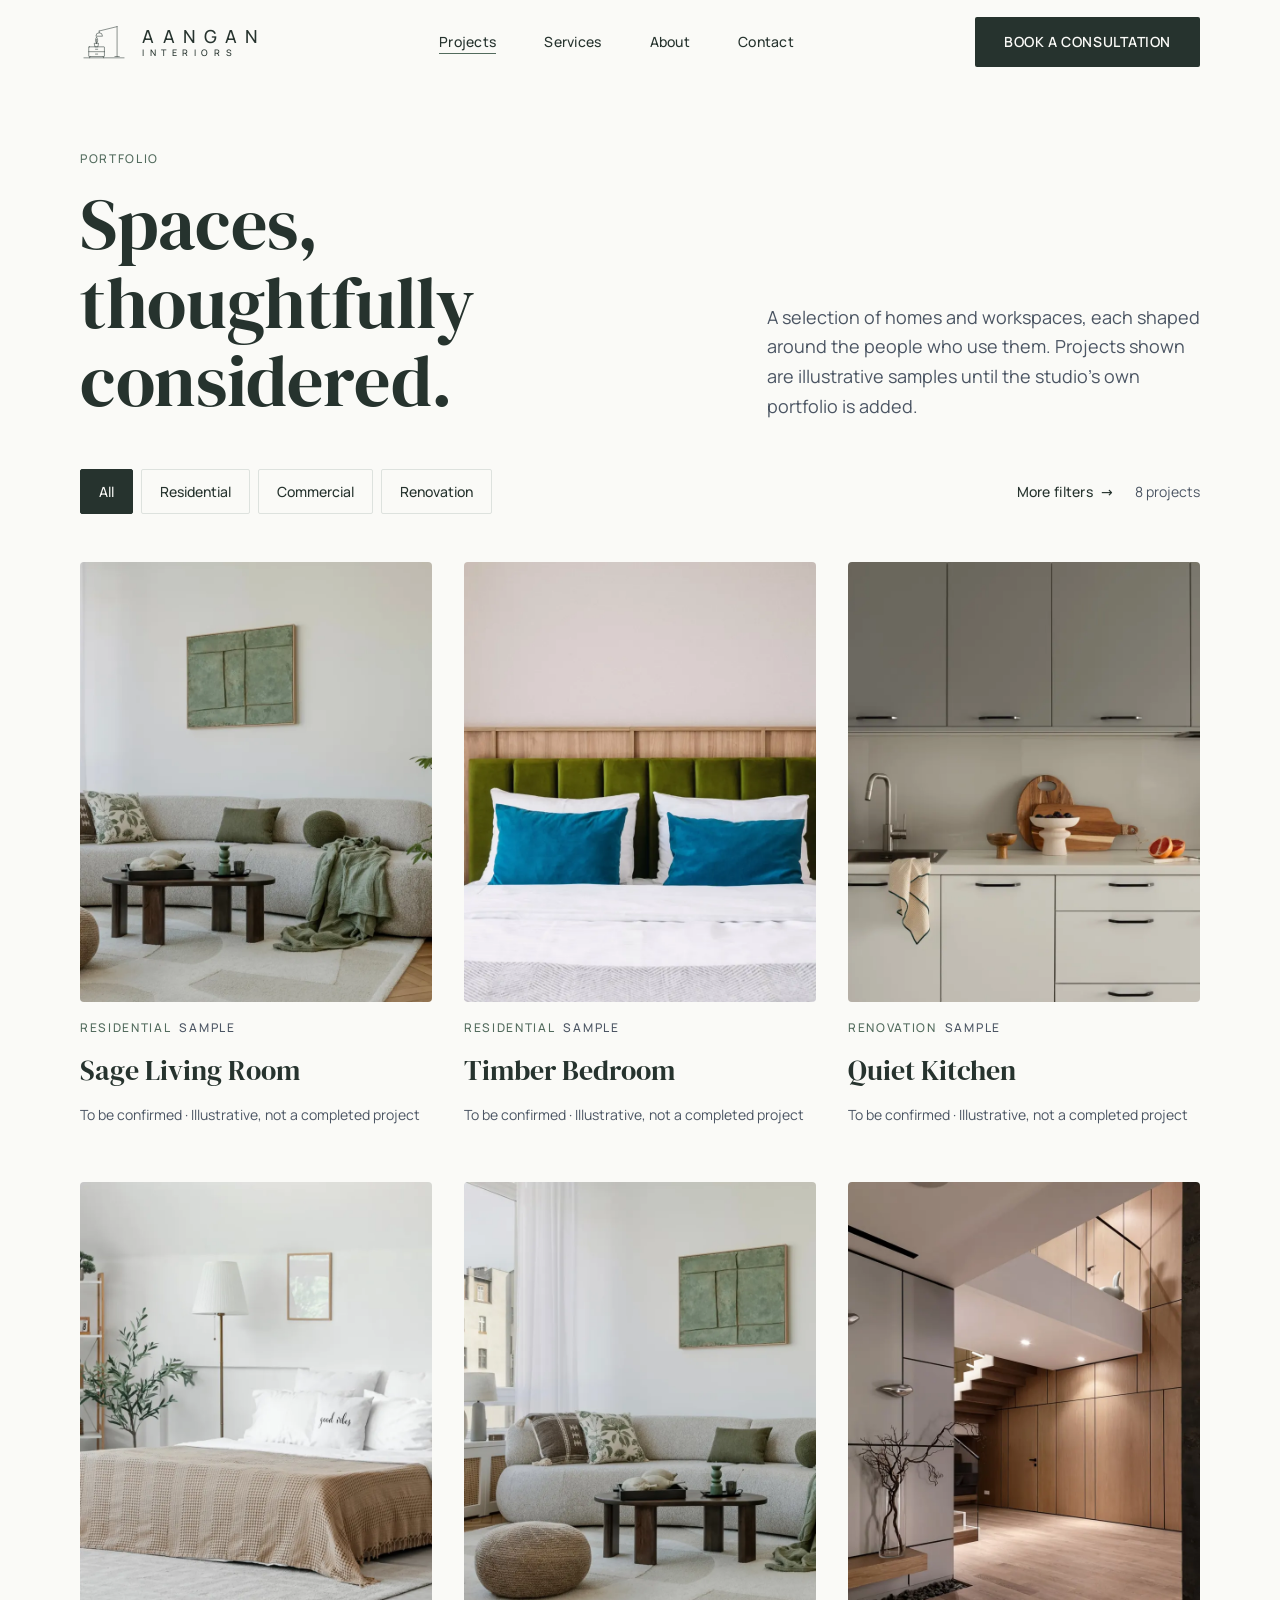
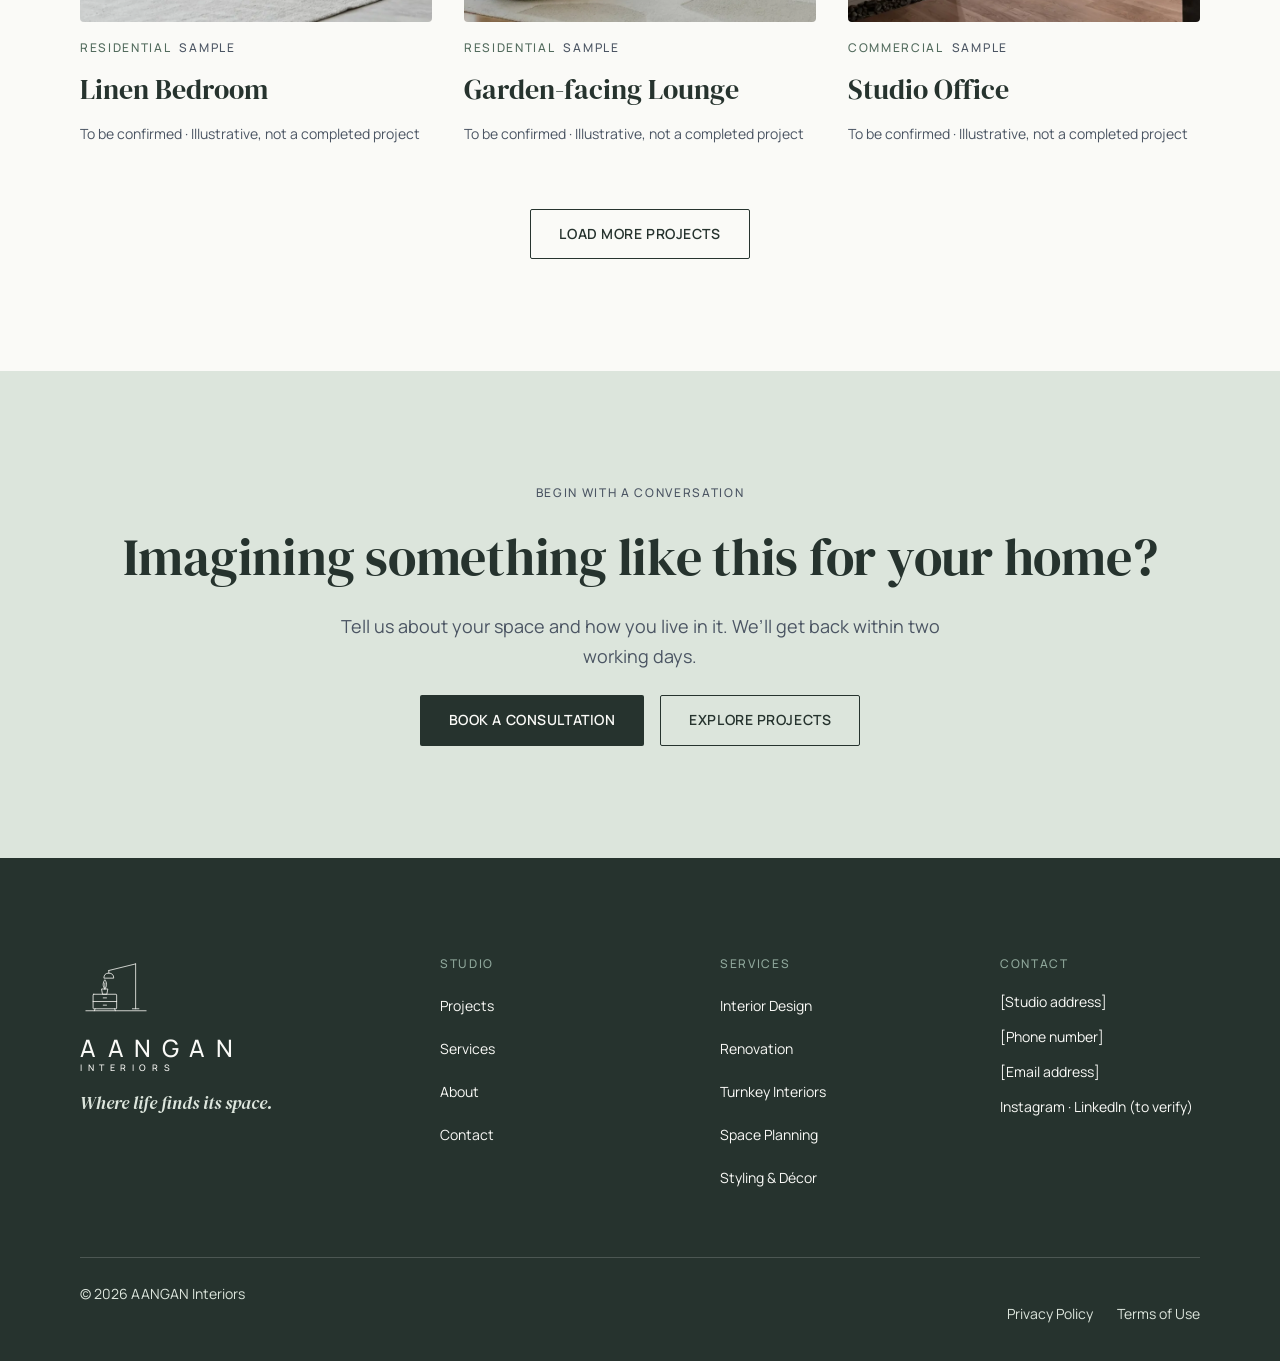
<file: projects.html>
<!doctype html>
<html lang="en-IN" class="no-js">
<head>
  <meta charset="utf-8">
  <meta name="viewport" content="width=device-width, initial-scale=1">
  <title>Projects — AANGAN Interiors</title>
  <meta name="description" content="A selection of homes and workspaces shaped around the people who use them.">
  <meta property="og:title" content="Projects — AANGAN Interiors">
  <meta property="og:description" content="A selection of homes and workspaces shaped around the people who use them.">
  <meta property="og:image" content="assets/images/site/hero-living@2x.jpg">
  <meta name="theme-color" content="#FAFAF7">
  <link rel="icon" href="assets/logo/favicon.svg" type="image/svg+xml">
  <link rel="stylesheet" href="css/tokens.css">
  <link rel="stylesheet" href="css/base.css">
  <link rel="stylesheet" href="css/components.css">
  <link rel="stylesheet" href="css/pages.css">
  <script defer src="data/projects.js"></script>
  <script defer src="js/data.js"></script>
  <script defer src="js/nav.js"></script>
  <script defer src="js/reveal.js"></script>
  <script defer src="js/filters.js"></script>
</head>
<body data-page="projects">
  <a class="skip-link" href="#main">Skip to content</a>
  <!-- header:start (synced from partials/header.html — run node build.mjs) -->
<header class="site-header" id="site-header">
  <div class="container site-header__inner">
    <a class="logo" href="index.html" aria-label="AANGAN Interiors — home">
      <img class="logo__emblem" src="assets/logo/emblem-charcoal.svg" alt="" width="48" height="44">
      <span class="logo__text"><span class="logo__word">AANGAN</span><span class="logo__desc">INTERIORS</span></span>
    </a>
    <nav class="nav" aria-label="Main">
      <ul class="nav__list">
        <li><a class="nav__link" href="projects.html" data-nav="projects" aria-current="page">Projects</a></li>
        <li><a class="nav__link" href="services.html" data-nav="services">Services</a></li>
        <li><a class="nav__link" href="about.html" data-nav="about">About</a></li>
        <li><a class="nav__link" href="contact.html" data-nav="contact">Contact</a></li>
      </ul>
    </nav>
    <a class="btn btn--primary site-header__cta" href="consultation.html">Book a consultation</a>
    <button class="menu-toggle" type="button" aria-expanded="false" aria-controls="drawer" aria-label="Open menu">
      <span class="menu-toggle__bars" aria-hidden="true"><span></span><span></span><span></span></span>
    </button>
  </div>
</header>
<div class="drawer" id="drawer" hidden>
  <div class="drawer__backdrop" data-drawer-close></div>
  <div class="drawer__panel" role="dialog" aria-modal="true" aria-label="Menu">
    <div class="drawer__top">
      <a class="logo" href="index.html" aria-label="AANGAN Interiors — home">
        <img class="logo__emblem" src="assets/logo/emblem-charcoal.svg" alt="" width="40" height="36">
        <span class="logo__text"><span class="logo__word">AANGAN</span><span class="logo__desc">INTERIORS</span></span>
      </a>
      <button class="drawer__close" type="button" aria-label="Close menu" data-drawer-close>&times;</button>
    </div>
    <ul class="drawer__list">
      <li><a href="projects.html" data-nav="projects" aria-current="page">Projects</a></li>
      <li><a href="services.html" data-nav="services">Services</a></li>
      <li><a href="about.html" data-nav="about">About</a></li>
      <li><a href="contact.html" data-nav="contact">Contact</a></li>
    </ul>
    <a class="btn btn--primary btn--block" href="consultation.html">Book a consultation</a>
  </div>
</div>
  <!-- header:end -->
  <main id="main">
    <section class="page-hero container" aria-labelledby="page-title">
      <div class="page-hero__inner">
        <div class="page-hero__title reveal"><p class="t-eyebrow">Portfolio</p><h1 class="t-hero" id="page-title">Spaces, thoughtfully considered.</h1></div>
        <p class="t-lead">A selection of homes and workspaces, each shaped around the people who use them. Projects shown are illustrative samples until the studio’s own portfolio is added.</p>
      </div>
    </section>
    <section class="container" aria-label="Projects">
      <div class="toolbar">
        <button class="btn btn--secondary toolbar__filters-btn" type="button" data-open-filters>Filters</button>
        <div class="chips" role="group" aria-label="Filter by category">
          <button class="chip" type="button" data-category="All" aria-pressed="true">All</button>
          <button class="chip" type="button" data-category="Residential" aria-pressed="false">Residential</button>
          <button class="chip" type="button" data-category="Commercial" aria-pressed="false">Commercial</button>
          <button class="chip" type="button" data-category="Renovation" aria-pressed="false">Renovation</button>
        </div>
        <span class="toolbar__spacer"></span>
        <button class="link toolbar__more" type="button" data-open-filters style="border:0;cursor:pointer">More filters <span class="link__arrow" aria-hidden="true">→</span></button>
        <span class="toolbar__count" id="project-count" aria-hidden="true"></span>
      </div>
      <p class="visually-hidden" id="project-live" aria-live="polite"></p>
      <ul class="grid-projects" id="project-grid" role="list"></ul>
      <div class="empty" id="empty-state" hidden>
        <h2 class="t-h3">No projects match these filters.</h2>
        <p class="t-body">Try removing a filter, or view all projects.</p>
        <button class="btn btn--secondary" type="button" id="clear-filters">Clear filters</button>
      </div>
      <div class="grid-actions"><button class="btn btn--secondary" type="button" id="load-more">Load more projects</button></div>
    </section>
    <dialog class="sheet" id="filter-sheet" aria-labelledby="sheet-title">
      <div class="sheet__head"><h2 class="t-h3" id="sheet-title">Filters</h2><button class="drawer__close" type="button" data-close-sheet aria-label="Close filters">&times;</button></div>
      <fieldset class="sheet__group choices"><legend class="t-eyebrow t-eyebrow--muted">Property type</legend><div class="chips"><label class="chip"><input type="checkbox" name="propertyType" value="Apartment">Apartment</label><label class="chip"><input type="checkbox" name="propertyType" value="Villa">Villa</label><label class="chip"><input type="checkbox" name="propertyType" value="Bungalow">Bungalow</label><label class="chip"><input type="checkbox" name="propertyType" value="Office">Office</label></div></fieldset>
      <fieldset class="sheet__group choices"><legend class="t-eyebrow t-eyebrow--muted">Style</legend><div class="chips"><label class="chip"><input type="checkbox" name="style" value="Contemporary">Contemporary</label><label class="chip"><input type="checkbox" name="style" value="Minimal">Minimal</label><label class="chip"><input type="checkbox" name="style" value="Indian modern">Indian modern</label></div></fieldset>
      <p class="t-small">Location filters will be added once real service areas are confirmed.</p>
      <div class="sheet__actions"><button class="btn btn--secondary" type="button" id="sheet-clear">Clear</button><button class="btn btn--primary" type="button" id="sheet-apply">Show projects</button></div>
    </dialog>
    <div style="height:var(--section-pad)"></div>
    <section class="section cta" aria-labelledby="cta-title">
      <div class="container cta__inner">
        <p class="t-eyebrow t-eyebrow--muted">Begin with a conversation</p>
        <h2 class="t-h1" id="cta-title">Imagining something like this for your home?</h2>
        <p class="t-lead">Tell us about your space and how you live in it. We’ll get back within two working days.</p>
        <div class="btn-row"><a class="btn btn--primary" href="consultation.html">Book a consultation</a><a class="btn btn--secondary" href="projects.html">Explore projects</a></div>
      </div>
    </section>
  </main>
  <!-- footer:start (synced from partials/footer.html — run node build.mjs) -->
<footer class="site-footer">
  <div class="container">
    <div class="footer__top">
      <div class="footer__brand">
        <a class="logo" href="index.html" aria-label="AANGAN Interiors — home">
          <img class="logo__emblem" src="assets/logo/emblem-ivory.svg" alt="" width="72" height="65">
          <span class="logo__text"><span class="logo__word">AANGAN</span><span class="logo__desc">INTERIORS</span></span>
        </a>
        <p class="footer__tagline">Where life finds its space.</p>
      </div>
      <nav class="footer__col" aria-labelledby="f-studio">
        <h2 class="t-eyebrow" id="f-studio">Studio</h2>
        <ul><li><a href="projects.html">Projects</a></li><li><a href="services.html">Services</a></li><li><a href="about.html">About</a></li><li><a href="contact.html">Contact</a></li></ul>
      </nav>
      <nav class="footer__col" aria-labelledby="f-services">
        <h2 class="t-eyebrow" id="f-services">Services</h2>
        <ul><li><a href="services.html#interior-design">Interior Design</a></li><li><a href="services.html#renovation">Renovation</a></li><li><a href="services.html#turnkey">Turnkey Interiors</a></li><li><a href="services.html#space-planning">Space Planning</a></li><li><a href="services.html#styling">Styling &amp; Décor</a></li></ul>
      </nav>
      <div class="footer__col">
        <h2 class="t-eyebrow">Contact</h2>
        <!-- PLACEHOLDER: replace with real studio details -->
        <ul><li>[Studio address]</li><li>[Phone number]</li><li>[Email address]</li><li>Instagram · LinkedIn (to verify)</li></ul>
      </div>
    </div>
    <div class="footer__bottom">
      <p>© <span data-year>2026</span> AANGAN Interiors</p>
      <p class="footer__legal"><a href="privacy.html">Privacy Policy</a><a href="terms.html">Terms of Use</a></p>
    </div>
  </div>
</footer>
  <!-- footer:end -->
</body>
</html>
</file>
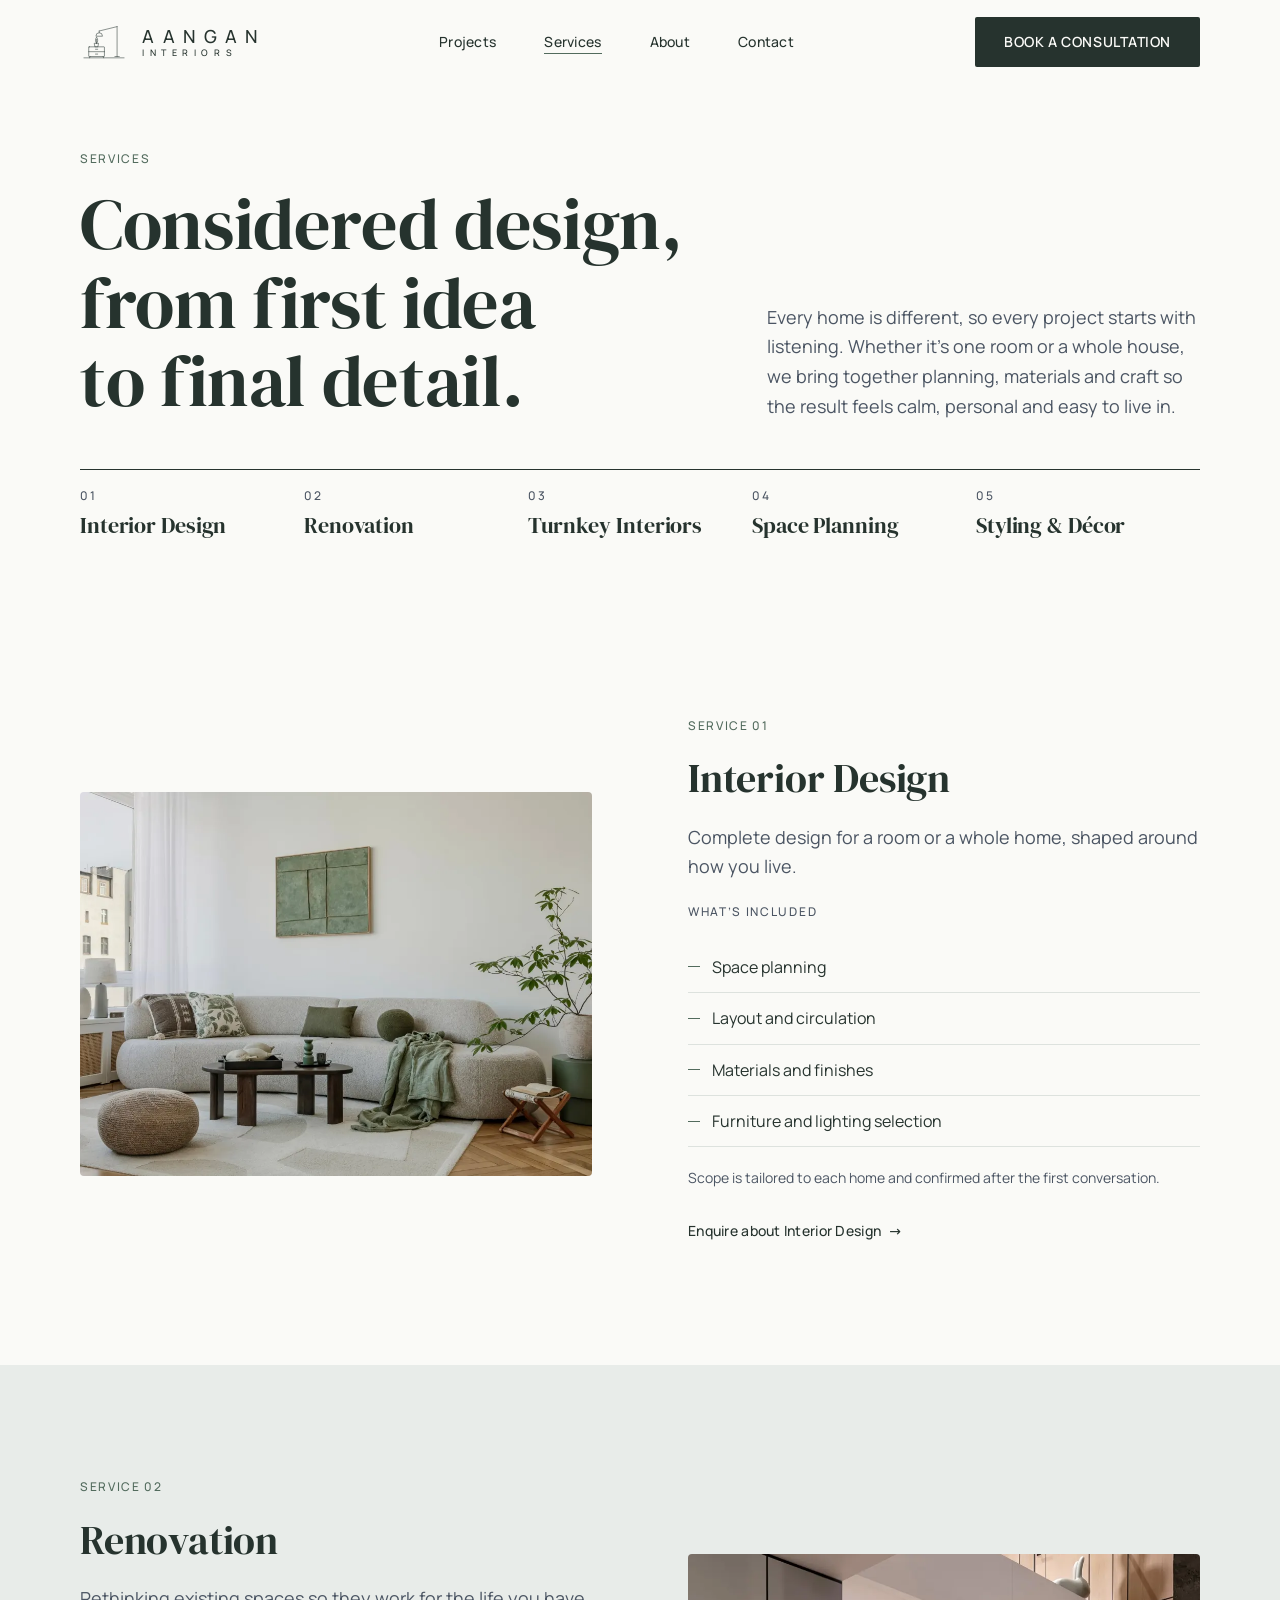
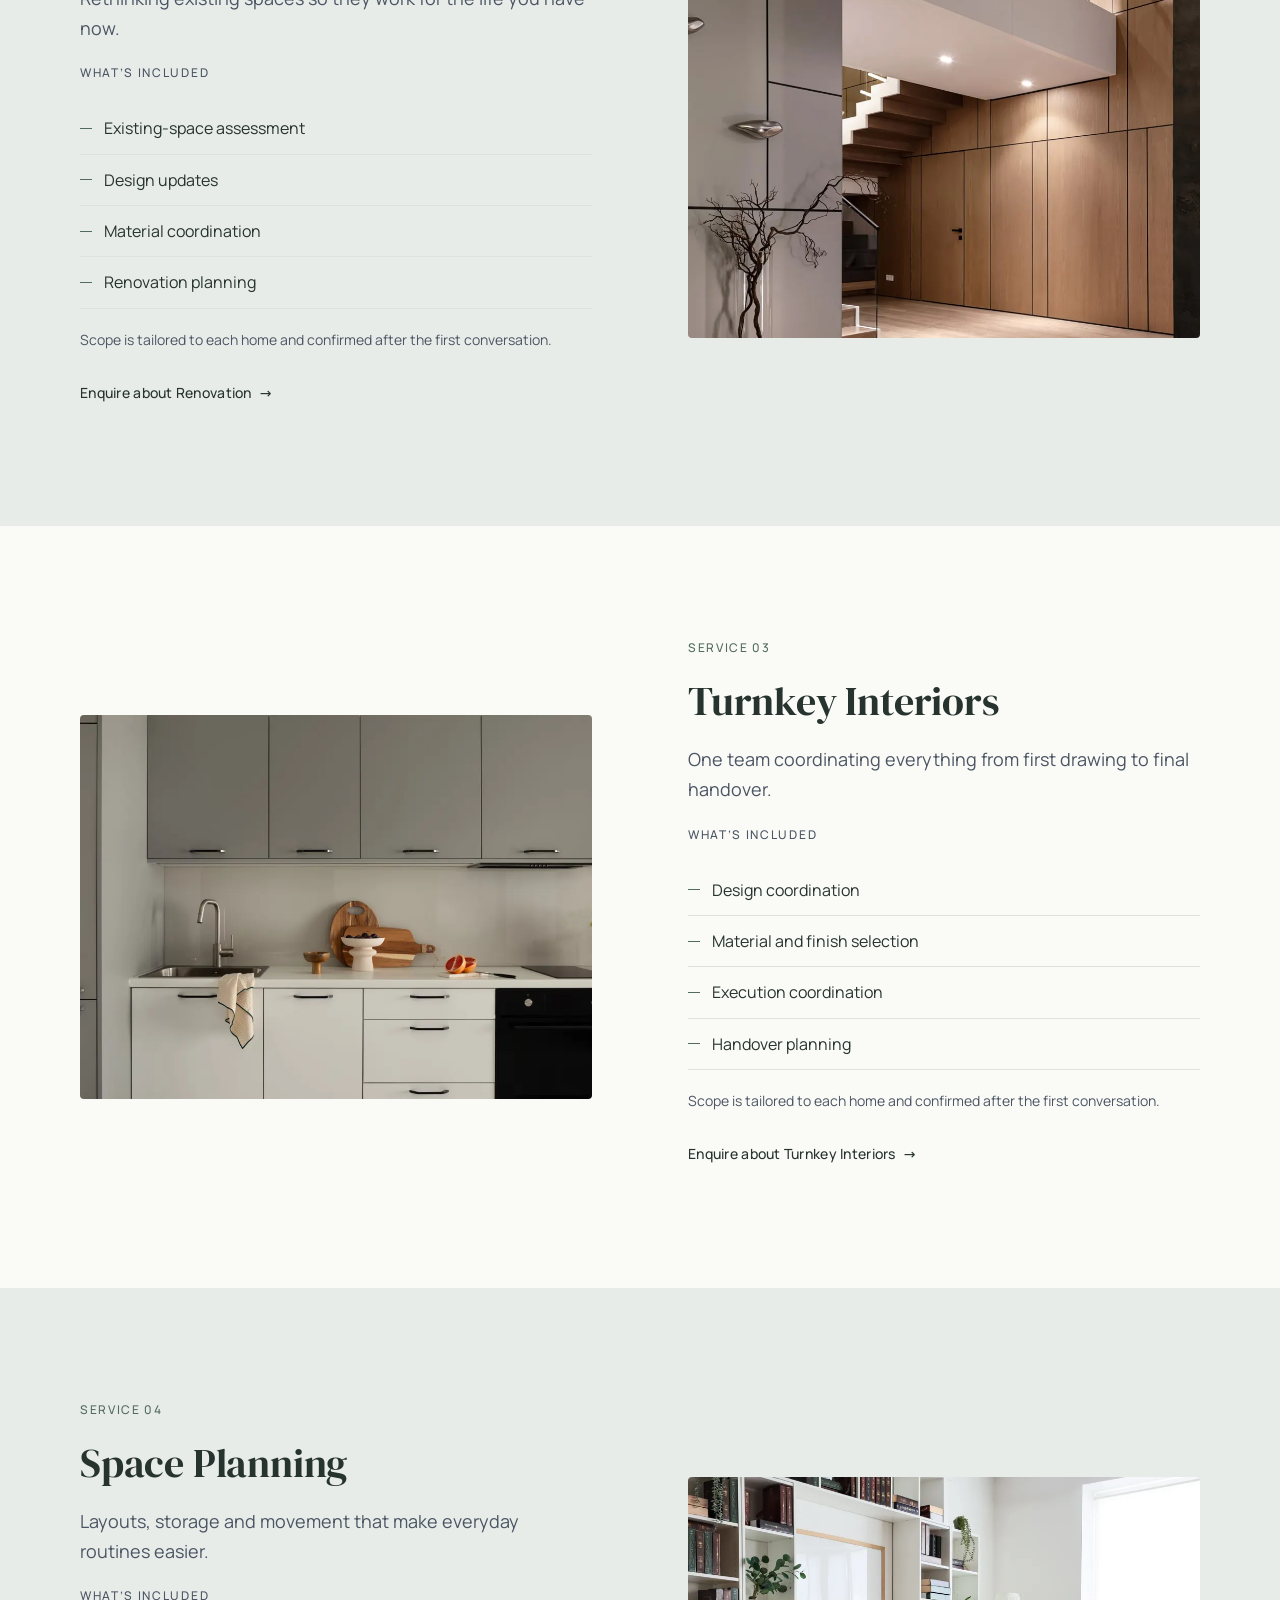
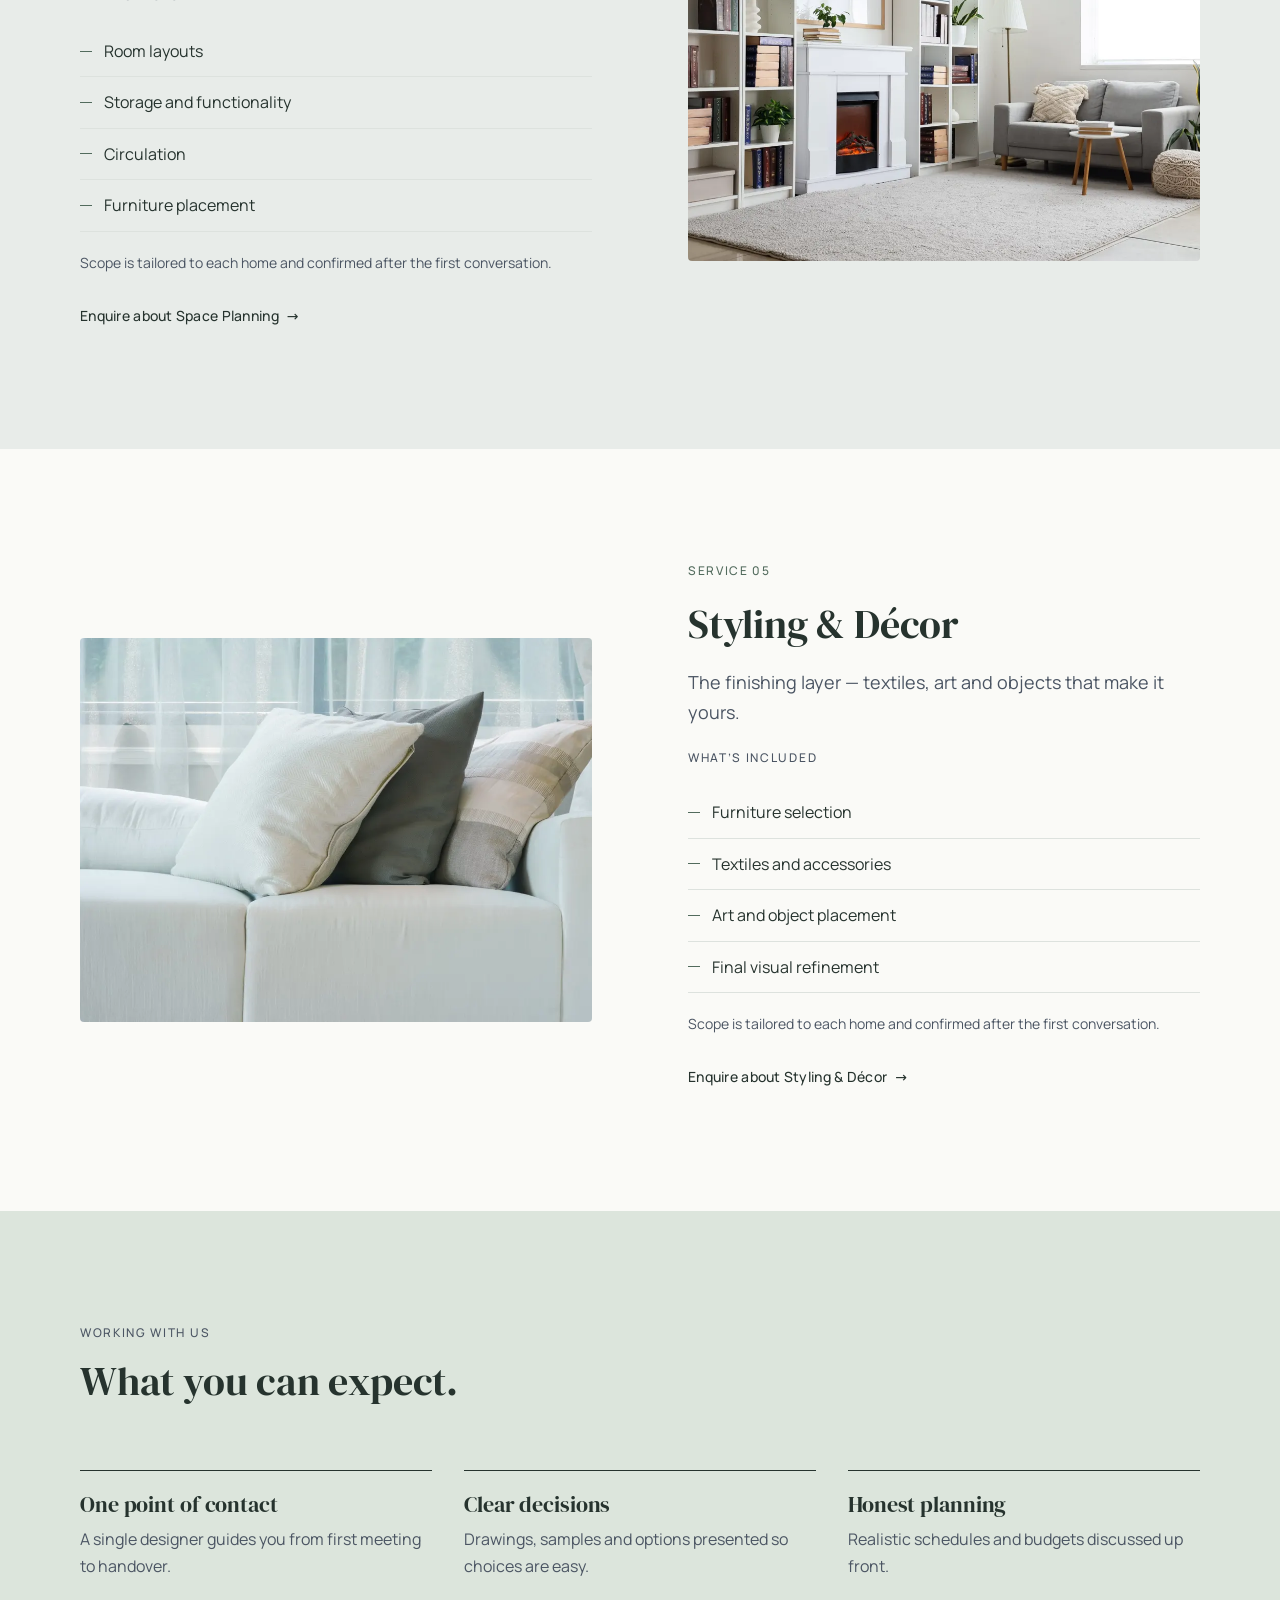
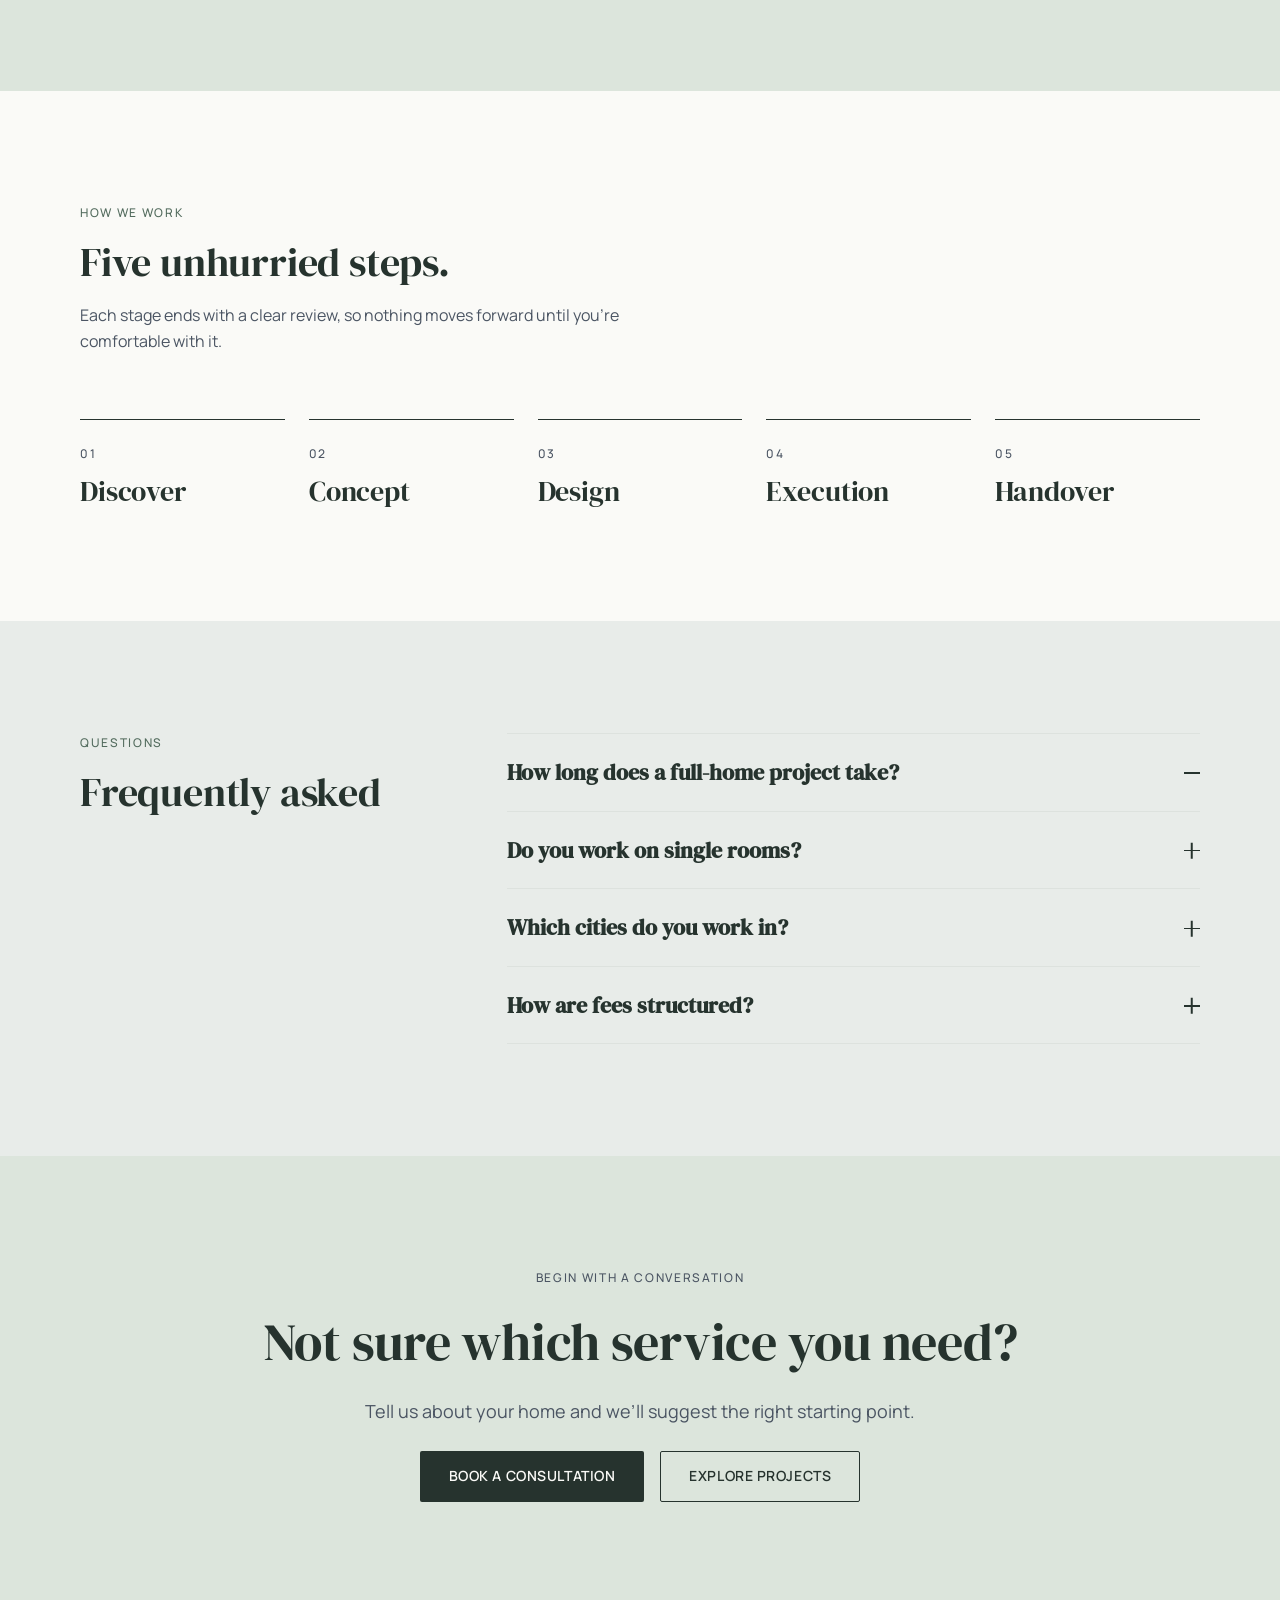
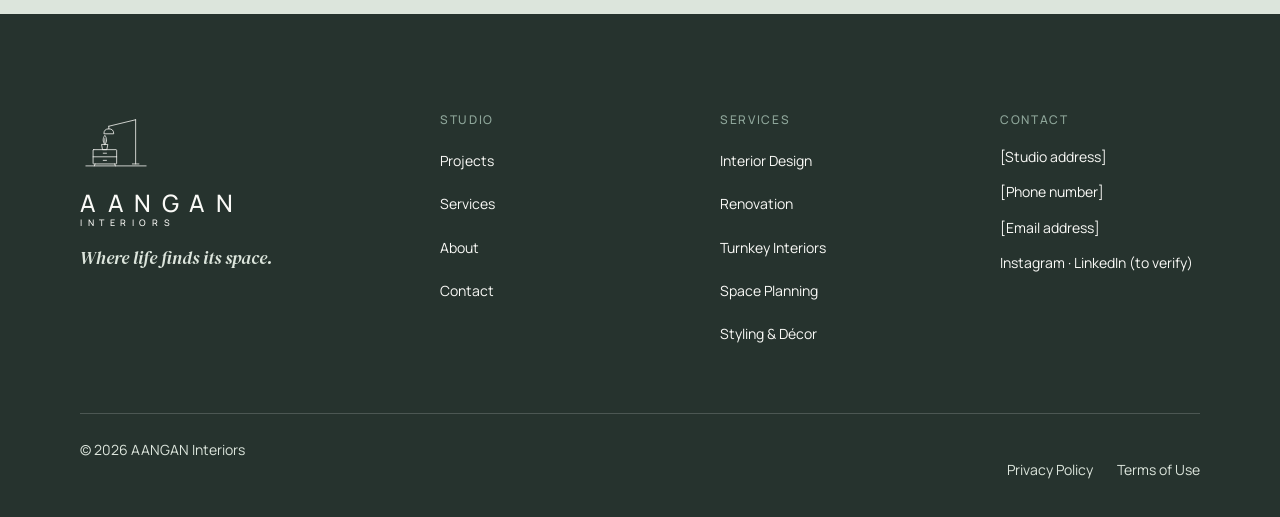
<file: services.html>
<!doctype html>
<html lang="en-IN" class="no-js">
<head>
  <meta charset="utf-8">
  <meta name="viewport" content="width=device-width, initial-scale=1">
  <title>Services — AANGAN Interiors</title>
  <meta name="description" content="Interior design, renovation, turnkey interiors, space planning and styling — from first idea to final detail.">
  <meta property="og:title" content="Services — AANGAN Interiors">
  <meta property="og:description" content="Interior design, renovation, turnkey interiors, space planning and styling — from first idea to final detail.">
  <meta property="og:image" content="assets/images/site/hero-living@2x.jpg">
  <meta name="theme-color" content="#FAFAF7">
  <link rel="icon" href="assets/logo/favicon.svg" type="image/svg+xml">
  <link rel="stylesheet" href="css/tokens.css">
  <link rel="stylesheet" href="css/base.css">
  <link rel="stylesheet" href="css/components.css">
  <link rel="stylesheet" href="css/pages.css">
  <script defer src="js/nav.js"></script>
  <script defer src="js/reveal.js"></script>
  <script defer src="js/accordion.js"></script>
</head>
<body data-page="services">
  <a class="skip-link" href="#main">Skip to content</a>
  <!-- header:start (synced from partials/header.html — run node build.mjs) -->
<header class="site-header" id="site-header">
  <div class="container site-header__inner">
    <a class="logo" href="index.html" aria-label="AANGAN Interiors — home">
      <img class="logo__emblem" src="assets/logo/emblem-charcoal.svg" alt="" width="48" height="44">
      <span class="logo__text"><span class="logo__word">AANGAN</span><span class="logo__desc">INTERIORS</span></span>
    </a>
    <nav class="nav" aria-label="Main">
      <ul class="nav__list">
        <li><a class="nav__link" href="projects.html" data-nav="projects">Projects</a></li>
        <li><a class="nav__link" href="services.html" data-nav="services" aria-current="page">Services</a></li>
        <li><a class="nav__link" href="about.html" data-nav="about">About</a></li>
        <li><a class="nav__link" href="contact.html" data-nav="contact">Contact</a></li>
      </ul>
    </nav>
    <a class="btn btn--primary site-header__cta" href="consultation.html">Book a consultation</a>
    <button class="menu-toggle" type="button" aria-expanded="false" aria-controls="drawer" aria-label="Open menu">
      <span class="menu-toggle__bars" aria-hidden="true"><span></span><span></span><span></span></span>
    </button>
  </div>
</header>
<div class="drawer" id="drawer" hidden>
  <div class="drawer__backdrop" data-drawer-close></div>
  <div class="drawer__panel" role="dialog" aria-modal="true" aria-label="Menu">
    <div class="drawer__top">
      <a class="logo" href="index.html" aria-label="AANGAN Interiors — home">
        <img class="logo__emblem" src="assets/logo/emblem-charcoal.svg" alt="" width="40" height="36">
        <span class="logo__text"><span class="logo__word">AANGAN</span><span class="logo__desc">INTERIORS</span></span>
      </a>
      <button class="drawer__close" type="button" aria-label="Close menu" data-drawer-close>&times;</button>
    </div>
    <ul class="drawer__list">
      <li><a href="projects.html" data-nav="projects">Projects</a></li>
      <li><a href="services.html" data-nav="services" aria-current="page">Services</a></li>
      <li><a href="about.html" data-nav="about">About</a></li>
      <li><a href="contact.html" data-nav="contact">Contact</a></li>
    </ul>
    <a class="btn btn--primary btn--block" href="consultation.html">Book a consultation</a>
  </div>
</div>
  <!-- header:end -->
  <main id="main">
    <section class="page-hero container" aria-labelledby="page-title">
      <div class="page-hero__inner">
        <div class="page-hero__title reveal"><p class="t-eyebrow">Services</p><h1 class="t-hero" id="page-title">Considered design, from first idea to final detail.</h1></div>
        <p class="t-lead">Every home is different, so every project starts with listening. Whether it’s one room or a whole house, we bring together planning, materials and craft so the result feels calm, personal and easy to live in.</p>
      </div>
      <nav aria-label="Services on this page"><ul class="service-index" role="list"><li><a href="#interior-design"><span class="t-eyebrow t-eyebrow--muted">01</span><span class="t-h4">Interior Design</span></a></li><li><a href="#renovation"><span class="t-eyebrow t-eyebrow--muted">02</span><span class="t-h4">Renovation</span></a></li><li><a href="#turnkey"><span class="t-eyebrow t-eyebrow--muted">03</span><span class="t-h4">Turnkey Interiors</span></a></li><li><a href="#space-planning"><span class="t-eyebrow t-eyebrow--muted">04</span><span class="t-h4">Space Planning</span></a></li><li><a href="#styling"><span class="t-eyebrow t-eyebrow--muted">05</span><span class="t-h4">Styling &amp; Décor</span></a></li></ul></nav>
    </section>
    <section class="section" aria-labelledby="interior-design-title">
      <div class="container service-block" id="interior-design">
        <picture class="media"><source type="image/webp" srcset="assets/images/services/interior-design.webp 1x, assets/images/services/interior-design@2x.webp 2x"><img src="assets/images/services/interior-design.jpg" srcset="assets/images/services/interior-design.jpg 1x, assets/images/services/interior-design@2x.jpg 2x" alt="Calm living room with a curved boucle sofa" width="1000" height="750" loading="lazy" decoding="async" sizes="(max-width: 1023px) 100vw, 50vw"></picture>
        <div class="service-block__text">
          <p class="t-eyebrow">Service 01</p>
          <h2 class="t-h2" id="interior-design-title">Interior Design</h2>
          <p class="t-lead">Complete design for a room or a whole home, shaped around how you live.</p>
          <h3 class="t-eyebrow t-eyebrow--muted">What’s included</h3>
          <ul class="includes" role="list"><li>Space planning</li><li>Layout and circulation</li><li>Materials and finishes</li><li>Furniture and lighting selection</li></ul>
          <!-- REVIEW: intended service description — confirm scope with the studio before launch -->
          <p class="t-small">Scope is tailored to each home and confirmed after the first conversation.</p>
          <a class="link" href="consultation.html">Enquire about Interior Design <span class="link__arrow" aria-hidden="true">→</span></a>
        </div>
      </div>
    </section>
    <section class="section section--alt" aria-labelledby="renovation-title">
      <div class="container service-block service-block--flip" id="renovation">
        <picture class="media"><source type="image/webp" srcset="assets/images/services/renovation.webp 1x, assets/images/services/renovation@2x.webp 2x"><img src="assets/images/services/renovation.jpg" srcset="assets/images/services/renovation.jpg 1x, assets/images/services/renovation@2x.jpg 2x" alt="Double-height hall with full-height timber panelling" width="1000" height="750" loading="lazy" decoding="async" sizes="(max-width: 1023px) 100vw, 50vw"></picture>
        <div class="service-block__text">
          <p class="t-eyebrow">Service 02</p>
          <h2 class="t-h2" id="renovation-title">Renovation</h2>
          <p class="t-lead">Rethinking existing spaces so they work for the life you have now.</p>
          <h3 class="t-eyebrow t-eyebrow--muted">What’s included</h3>
          <ul class="includes" role="list"><li>Existing-space assessment</li><li>Design updates</li><li>Material coordination</li><li>Renovation planning</li></ul>
          <!-- REVIEW: intended service description — confirm scope with the studio before launch -->
          <p class="t-small">Scope is tailored to each home and confirmed after the first conversation.</p>
          <a class="link" href="consultation.html">Enquire about Renovation <span class="link__arrow" aria-hidden="true">→</span></a>
        </div>
      </div>
    </section>
    <section class="section" aria-labelledby="turnkey-title">
      <div class="container service-block" id="turnkey">
        <picture class="media"><source type="image/webp" srcset="assets/images/services/turnkey.webp 1x, assets/images/services/turnkey@2x.webp 2x"><img src="assets/images/services/turnkey.jpg" srcset="assets/images/services/turnkey.jpg 1x, assets/images/services/turnkey@2x.jpg 2x" alt="Kitchen with matte cabinetry and timber boards" width="1000" height="750" loading="lazy" decoding="async" sizes="(max-width: 1023px) 100vw, 50vw"></picture>
        <div class="service-block__text">
          <p class="t-eyebrow">Service 03</p>
          <h2 class="t-h2" id="turnkey-title">Turnkey Interiors</h2>
          <p class="t-lead">One team coordinating everything from first drawing to final handover.</p>
          <h3 class="t-eyebrow t-eyebrow--muted">What’s included</h3>
          <ul class="includes" role="list"><li>Design coordination</li><li>Material and finish selection</li><li>Execution coordination</li><li>Handover planning</li></ul>
          <!-- REVIEW: intended service description — confirm scope with the studio before launch -->
          <p class="t-small">Scope is tailored to each home and confirmed after the first conversation.</p>
          <a class="link" href="consultation.html">Enquire about Turnkey Interiors <span class="link__arrow" aria-hidden="true">→</span></a>
        </div>
      </div>
    </section>
    <section class="section section--alt" aria-labelledby="space-planning-title">
      <div class="container service-block service-block--flip" id="space-planning">
        <picture class="media"><source type="image/webp" srcset="assets/images/services/space-planning.webp 1x, assets/images/services/space-planning@2x.webp 2x"><img src="assets/images/services/space-planning.jpg" srcset="assets/images/services/space-planning.jpg 1x, assets/images/services/space-planning@2x.jpg 2x" alt="Reading corner with built-in bookshelves" width="1000" height="750" loading="lazy" decoding="async" sizes="(max-width: 1023px) 100vw, 50vw"></picture>
        <div class="service-block__text">
          <p class="t-eyebrow">Service 04</p>
          <h2 class="t-h2" id="space-planning-title">Space Planning</h2>
          <p class="t-lead">Layouts, storage and movement that make everyday routines easier.</p>
          <h3 class="t-eyebrow t-eyebrow--muted">What’s included</h3>
          <ul class="includes" role="list"><li>Room layouts</li><li>Storage and functionality</li><li>Circulation</li><li>Furniture placement</li></ul>
          <!-- REVIEW: intended service description — confirm scope with the studio before launch -->
          <p class="t-small">Scope is tailored to each home and confirmed after the first conversation.</p>
          <a class="link" href="consultation.html">Enquire about Space Planning <span class="link__arrow" aria-hidden="true">→</span></a>
        </div>
      </div>
    </section>
    <section class="section" aria-labelledby="styling-title">
      <div class="container service-block" id="styling">
        <picture class="media"><source type="image/webp" srcset="assets/images/services/styling.webp 1x, assets/images/services/styling@2x.webp 2x"><img src="assets/images/services/styling.jpg" srcset="assets/images/services/styling.jpg 1x, assets/images/services/styling@2x.jpg 2x" alt="Close-up of linen and herringbone cushions" width="1000" height="750" loading="lazy" decoding="async" sizes="(max-width: 1023px) 100vw, 50vw"></picture>
        <div class="service-block__text">
          <p class="t-eyebrow">Service 05</p>
          <h2 class="t-h2" id="styling-title">Styling &amp; Décor</h2>
          <p class="t-lead">The finishing layer — textiles, art and objects that make it yours.</p>
          <h3 class="t-eyebrow t-eyebrow--muted">What’s included</h3>
          <ul class="includes" role="list"><li>Furniture selection</li><li>Textiles and accessories</li><li>Art and object placement</li><li>Final visual refinement</li></ul>
          <!-- REVIEW: intended service description — confirm scope with the studio before launch -->
          <p class="t-small">Scope is tailored to each home and confirmed after the first conversation.</p>
          <a class="link" href="consultation.html">Enquire about Styling &amp; Décor <span class="link__arrow" aria-hidden="true">→</span></a>
        </div>
      </div>
    </section>
    <section class="section section--sage" aria-labelledby="benefits-title">
      <div class="container">
        <div class="section-head"><p class="t-eyebrow">Working with us</p><h2 class="t-h2" id="benefits-title">What you can expect.</h2></div>
        <div class="benefits"><div><h3 class="t-h4">One point of contact</h3><p class="t-body">A single designer guides you from first meeting to handover.</p></div><div><h3 class="t-h4">Clear decisions</h3><p class="t-body">Drawings, samples and options presented so choices are easy.</p></div><div><h3 class="t-h4">Honest planning</h3><p class="t-body">Realistic schedules and budgets discussed up front.</p></div></div>
      </div>
    </section>
    <section class="section" aria-labelledby="process-title">
      <div class="container">
        <div class="section-head"><p class="t-eyebrow">How we work</p><h2 class="t-h2" id="process-title">Five unhurried steps.</h2><p class="t-body">Each stage ends with a clear review, so nothing moves forward until you’re comfortable with it.</p></div>
        <ol class="process" role="list"><li class="process__step"><span class="process__no">01</span><h3 class="t-h3">Discover</h3></li><li class="process__step"><span class="process__no">02</span><h3 class="t-h3">Concept</h3></li><li class="process__step"><span class="process__no">03</span><h3 class="t-h3">Design</h3></li><li class="process__step"><span class="process__no">04</span><h3 class="t-h3">Execution</h3></li><li class="process__step"><span class="process__no">05</span><h3 class="t-h3">Handover</h3></li></ol>
      </div>
    </section>
    <section class="section section--alt" aria-labelledby="faq-title">
      <div class="container faq-layout">
        <div class="stack" style="--stack:var(--space-16)"><p class="t-eyebrow">Questions</p><h2 class="t-h2" id="faq-title">Frequently asked</h2></div>
<div class="accordion">
<div class="accordion__item"><h3><button class="accordion__trigger" type="button" aria-expanded="true" aria-controls="faq-0" id="faq-b0">How long does a full-home project take?<span class="accordion__icon" aria-hidden="true"></span></button></h3><div class="accordion__panel" id="faq-0" role="region" aria-labelledby="faq-b0"><div><p>It depends on scope and site conditions. We share a phase-by-phase schedule after the concept stage. [Confirm typical timelines with the studio.]</p></div></div></div>
<div class="accordion__item"><h3><button class="accordion__trigger" type="button" aria-expanded="false" aria-controls="faq-1" id="faq-b1">Do you work on single rooms?<span class="accordion__icon" aria-hidden="true"></span></button></h3><div class="accordion__panel" id="faq-1" role="region" aria-labelledby="faq-b1"><div><p>[Confirm with the studio.] Sample: yes — many projects start with one room.</p></div></div></div>
<div class="accordion__item"><h3><button class="accordion__trigger" type="button" aria-expanded="false" aria-controls="faq-2" id="faq-b2">Which cities do you work in?<span class="accordion__icon" aria-hidden="true"></span></button></h3><div class="accordion__panel" id="faq-2" role="region" aria-labelledby="faq-b2"><div><p>[Service areas to be confirmed by the studio.]</p></div></div></div>
<div class="accordion__item"><h3><button class="accordion__trigger" type="button" aria-expanded="false" aria-controls="faq-3" id="faq-b3">How are fees structured?<span class="accordion__icon" aria-hidden="true"></span></button></h3><div class="accordion__panel" id="faq-3" role="region" aria-labelledby="faq-b3"><div><p>[Fee model to be confirmed by the studio.]</p></div></div></div>
</div>
      </div>
    </section>
    <section class="section cta" aria-labelledby="cta-title">
      <div class="container cta__inner">
        <p class="t-eyebrow t-eyebrow--muted">Begin with a conversation</p>
        <h2 class="t-h1" id="cta-title">Not sure which service you need?</h2>
        <p class="t-lead">Tell us about your home and we’ll suggest the right starting point.</p>
        <div class="btn-row"><a class="btn btn--primary" href="consultation.html">Book a consultation</a><a class="btn btn--secondary" href="projects.html">Explore projects</a></div>
      </div>
    </section>
  </main>
  <!-- footer:start (synced from partials/footer.html — run node build.mjs) -->
<footer class="site-footer">
  <div class="container">
    <div class="footer__top">
      <div class="footer__brand">
        <a class="logo" href="index.html" aria-label="AANGAN Interiors — home">
          <img class="logo__emblem" src="assets/logo/emblem-ivory.svg" alt="" width="72" height="65">
          <span class="logo__text"><span class="logo__word">AANGAN</span><span class="logo__desc">INTERIORS</span></span>
        </a>
        <p class="footer__tagline">Where life finds its space.</p>
      </div>
      <nav class="footer__col" aria-labelledby="f-studio">
        <h2 class="t-eyebrow" id="f-studio">Studio</h2>
        <ul><li><a href="projects.html">Projects</a></li><li><a href="services.html">Services</a></li><li><a href="about.html">About</a></li><li><a href="contact.html">Contact</a></li></ul>
      </nav>
      <nav class="footer__col" aria-labelledby="f-services">
        <h2 class="t-eyebrow" id="f-services">Services</h2>
        <ul><li><a href="services.html#interior-design">Interior Design</a></li><li><a href="services.html#renovation">Renovation</a></li><li><a href="services.html#turnkey">Turnkey Interiors</a></li><li><a href="services.html#space-planning">Space Planning</a></li><li><a href="services.html#styling">Styling &amp; Décor</a></li></ul>
      </nav>
      <div class="footer__col">
        <h2 class="t-eyebrow">Contact</h2>
        <!-- PLACEHOLDER: replace with real studio details -->
        <ul><li>[Studio address]</li><li>[Phone number]</li><li>[Email address]</li><li>Instagram · LinkedIn (to verify)</li></ul>
      </div>
    </div>
    <div class="footer__bottom">
      <p>© <span data-year>2026</span> AANGAN Interiors</p>
      <p class="footer__legal"><a href="privacy.html">Privacy Policy</a><a href="terms.html">Terms of Use</a></p>
    </div>
  </div>
</footer>
  <!-- footer:end -->
</body>
</html>
</file>
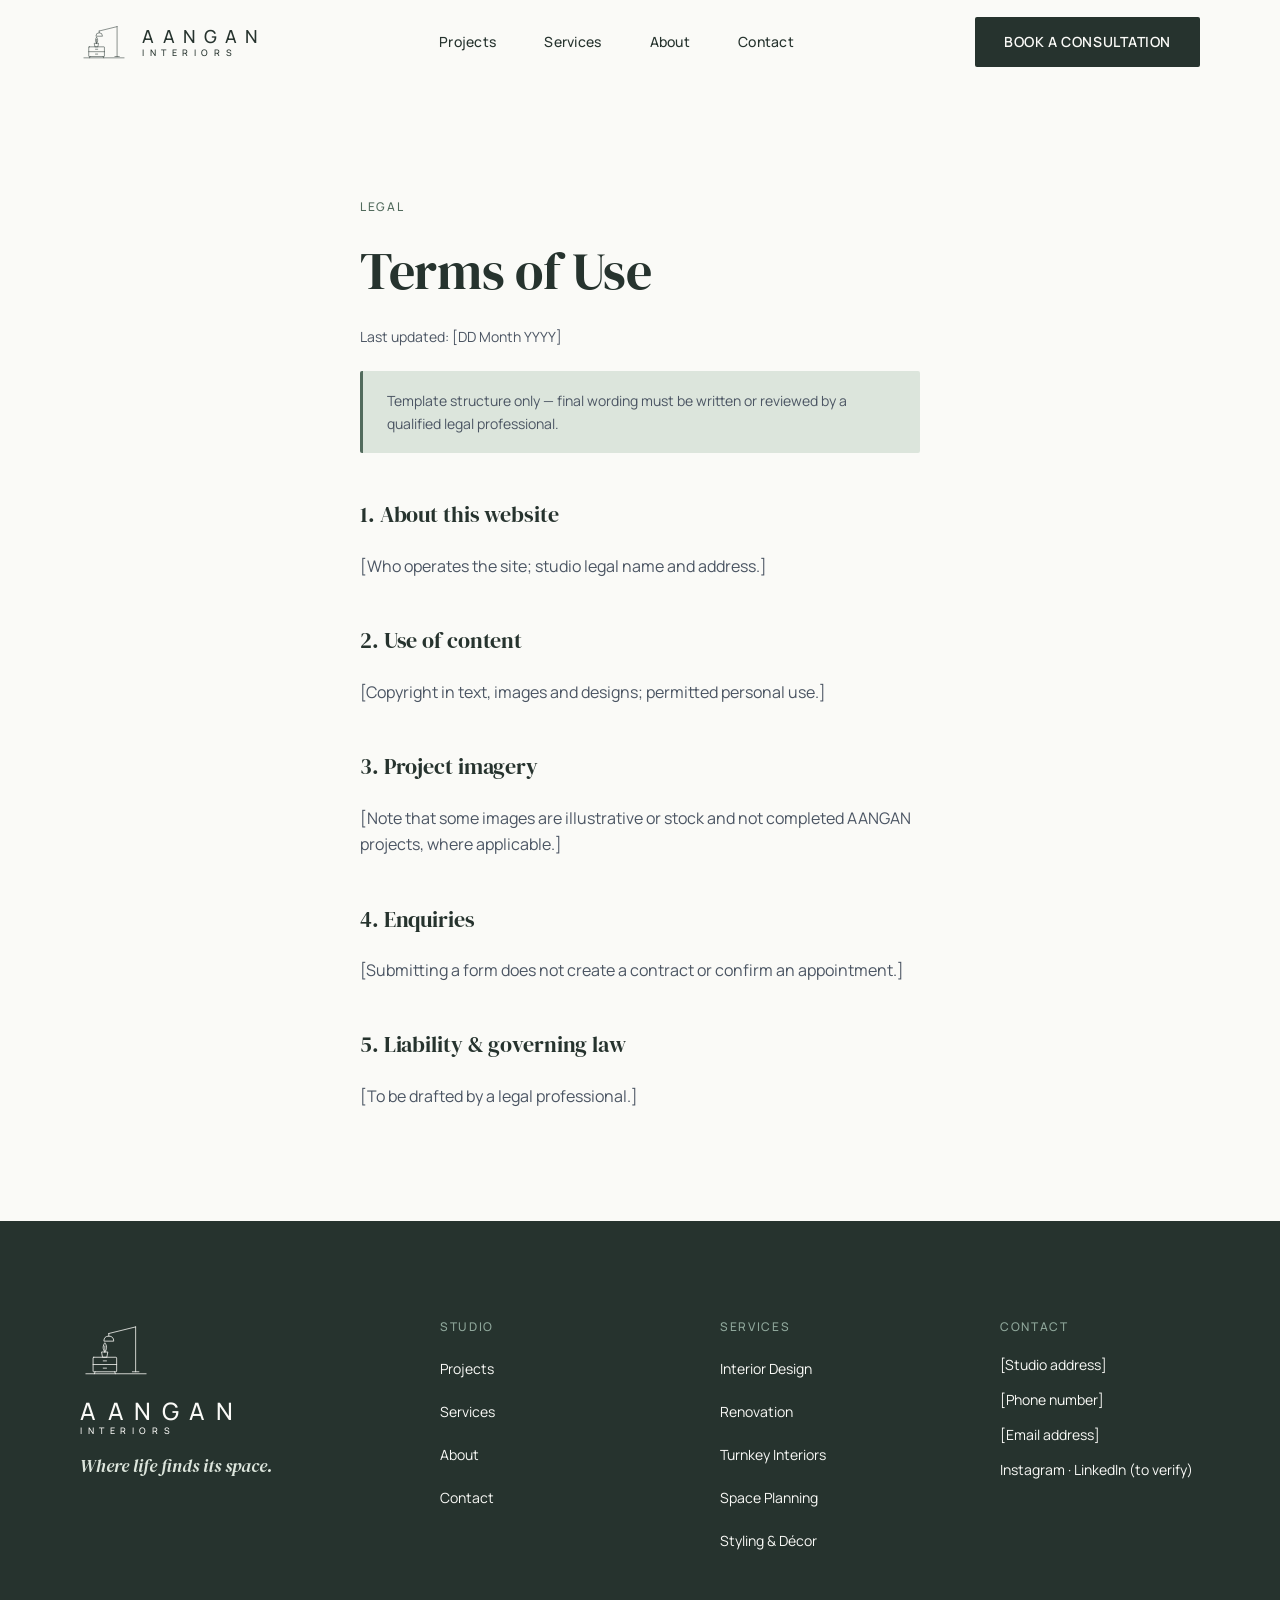
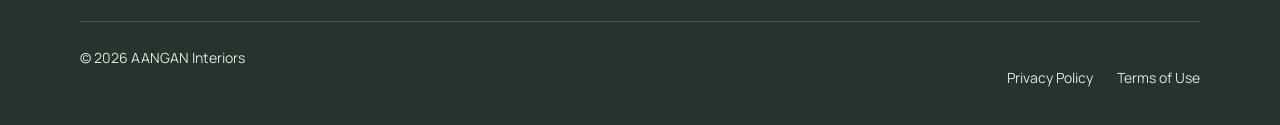
<file: terms.html>
<!doctype html>
<html lang="en-IN" class="no-js">
<head>
  <meta charset="utf-8">
  <meta name="viewport" content="width=device-width, initial-scale=1">
  <title>Terms of Use — AANGAN Interiors</title>
  <meta name="description" content="Terms of Use for the AANGAN Interiors website.">
  <meta property="og:title" content="Terms of Use — AANGAN Interiors">
  <meta property="og:description" content="Terms of Use for the AANGAN Interiors website.">
  <meta property="og:image" content="assets/images/site/hero-living@2x.jpg">
  <meta name="theme-color" content="#FAFAF7">
  <link rel="icon" href="assets/logo/favicon.svg" type="image/svg+xml">
  <link rel="stylesheet" href="css/tokens.css">
  <link rel="stylesheet" href="css/base.css">
  <link rel="stylesheet" href="css/components.css">
  <link rel="stylesheet" href="css/pages.css">
  <script defer src="js/nav.js"></script>
  <script defer src="js/reveal.js"></script>
</head>
<body data-page="terms">
  <a class="skip-link" href="#main">Skip to content</a>
  <!-- header:start (synced from partials/header.html — run node build.mjs) -->
<header class="site-header" id="site-header">
  <div class="container site-header__inner">
    <a class="logo" href="index.html" aria-label="AANGAN Interiors — home">
      <img class="logo__emblem" src="assets/logo/emblem-charcoal.svg" alt="" width="48" height="44">
      <span class="logo__text"><span class="logo__word">AANGAN</span><span class="logo__desc">INTERIORS</span></span>
    </a>
    <nav class="nav" aria-label="Main">
      <ul class="nav__list">
        <li><a class="nav__link" href="projects.html" data-nav="projects">Projects</a></li>
        <li><a class="nav__link" href="services.html" data-nav="services">Services</a></li>
        <li><a class="nav__link" href="about.html" data-nav="about">About</a></li>
        <li><a class="nav__link" href="contact.html" data-nav="contact">Contact</a></li>
      </ul>
    </nav>
    <a class="btn btn--primary site-header__cta" href="consultation.html">Book a consultation</a>
    <button class="menu-toggle" type="button" aria-expanded="false" aria-controls="drawer" aria-label="Open menu">
      <span class="menu-toggle__bars" aria-hidden="true"><span></span><span></span><span></span></span>
    </button>
  </div>
</header>
<div class="drawer" id="drawer" hidden>
  <div class="drawer__backdrop" data-drawer-close></div>
  <div class="drawer__panel" role="dialog" aria-modal="true" aria-label="Menu">
    <div class="drawer__top">
      <a class="logo" href="index.html" aria-label="AANGAN Interiors — home">
        <img class="logo__emblem" src="assets/logo/emblem-charcoal.svg" alt="" width="40" height="36">
        <span class="logo__text"><span class="logo__word">AANGAN</span><span class="logo__desc">INTERIORS</span></span>
      </a>
      <button class="drawer__close" type="button" aria-label="Close menu" data-drawer-close>&times;</button>
    </div>
    <ul class="drawer__list">
      <li><a href="projects.html" data-nav="projects">Projects</a></li>
      <li><a href="services.html" data-nav="services">Services</a></li>
      <li><a href="about.html" data-nav="about">About</a></li>
      <li><a href="contact.html" data-nav="contact">Contact</a></li>
    </ul>
    <a class="btn btn--primary btn--block" href="consultation.html">Book a consultation</a>
  </div>
</div>
  <!-- header:end -->
  <main id="main">
    <section class="section"><div class="container legal">
      <p class="t-eyebrow">Legal</p><h1 class="t-h1">Terms of Use</h1><p class="t-small">Last updated: [DD Month YYYY]</p>
      <div class="alert alert--note"><p>Template structure only — final wording must be written or reviewed by a qualified legal professional.</p></div>
      <h2 class="t-h4">1. About this website</h2><p class="t-body">[Who operates the site; studio legal name and address.]</p><h2 class="t-h4">2. Use of content</h2><p class="t-body">[Copyright in text, images and designs; permitted personal use.]</p><h2 class="t-h4">3. Project imagery</h2><p class="t-body">[Note that some images are illustrative or stock and not completed AANGAN projects, where applicable.]</p><h2 class="t-h4">4. Enquiries</h2><p class="t-body">[Submitting a form does not create a contract or confirm an appointment.]</p><h2 class="t-h4">5. Liability &amp; governing law</h2><p class="t-body">[To be drafted by a legal professional.]</p>
    </div></section>
  </main>
  <!-- footer:start (synced from partials/footer.html — run node build.mjs) -->
<footer class="site-footer">
  <div class="container">
    <div class="footer__top">
      <div class="footer__brand">
        <a class="logo" href="index.html" aria-label="AANGAN Interiors — home">
          <img class="logo__emblem" src="assets/logo/emblem-ivory.svg" alt="" width="72" height="65">
          <span class="logo__text"><span class="logo__word">AANGAN</span><span class="logo__desc">INTERIORS</span></span>
        </a>
        <p class="footer__tagline">Where life finds its space.</p>
      </div>
      <nav class="footer__col" aria-labelledby="f-studio">
        <h2 class="t-eyebrow" id="f-studio">Studio</h2>
        <ul><li><a href="projects.html">Projects</a></li><li><a href="services.html">Services</a></li><li><a href="about.html">About</a></li><li><a href="contact.html">Contact</a></li></ul>
      </nav>
      <nav class="footer__col" aria-labelledby="f-services">
        <h2 class="t-eyebrow" id="f-services">Services</h2>
        <ul><li><a href="services.html#interior-design">Interior Design</a></li><li><a href="services.html#renovation">Renovation</a></li><li><a href="services.html#turnkey">Turnkey Interiors</a></li><li><a href="services.html#space-planning">Space Planning</a></li><li><a href="services.html#styling">Styling &amp; Décor</a></li></ul>
      </nav>
      <div class="footer__col">
        <h2 class="t-eyebrow">Contact</h2>
        <!-- PLACEHOLDER: replace with real studio details -->
        <ul><li>[Studio address]</li><li>[Phone number]</li><li>[Email address]</li><li>Instagram · LinkedIn (to verify)</li></ul>
      </div>
    </div>
    <div class="footer__bottom">
      <p>© <span data-year>2026</span> AANGAN Interiors</p>
      <p class="footer__legal"><a href="privacy.html">Privacy Policy</a><a href="terms.html">Terms of Use</a></p>
    </div>
  </div>
</footer>
  <!-- footer:end -->
</body>
</html>
</file>
<file: css/tokens.css>
/* AANGAN Interiors — design tokens
   Source: Figma "AANGAN / Color", "AANGAN / Semantic", "AANGAN / System", "AANGAN / Spacing" variables.
   Components use semantic tokens only — never raw hex. */

@font-face {
  font-family: "DM Serif Display";
  src: url("../assets/fonts/dm-serif-display-v17-latin-regular.woff2") format("woff2");
  font-weight: 400;
  font-style: normal;
  font-display: swap;
}

@font-face {
  font-family: "DM Serif Display";
  src: url("../assets/fonts/dm-serif-display-v17-latin-italic.woff2") format("woff2");
  font-weight: 400;
  font-style: italic;
  font-display: swap;
}

@font-face {
  font-family: "Manrope";
  src: url("../assets/fonts/manrope-v20-latin-regular.woff2") format("woff2");
  font-weight: 400;
  font-display: swap;
}

@font-face {
  font-family: "Manrope";
  src: url("../assets/fonts/manrope-v20-latin-500.woff2") format("woff2");
  font-weight: 500;
  font-display: swap;
}

@font-face {
  font-family: "Manrope";
  src: url("../assets/fonts/manrope-v20-latin-600.woff2") format("woff2");
  font-weight: 600;
  font-display: swap;
}

@font-face {
  font-family: "Noto Sans Devanagari";
  src: url("../assets/fonts/noto-sans-devanagari-v30-devanagari-500.woff2") format("woff2");
  font-weight: 500;
  font-display: swap;
  unicode-range: U+0900-097F;
}

:root {
  /* Palette (primitives) */
  --aangan-ivory: #FAFAF7;
  --aangan-charcoal: #26332E;
  --aangan-charcoal-hover: #334540;
  --aangan-charcoal-pressed: #1C2621;
  --aangan-sage: #DCE5DC;
  --aangan-olive: #8FA79B;
  --aangan-olive-text: #526B5D;
  /* accessible olive for text on light backgrounds (WCAG AA) */
  --aangan-soft-gray: #E8ECE9;
  --aangan-dusty-blue: #E3EBEF;
  --aangan-blush: #F0E3E1;
  --aangan-slate: #4B5563;
  --aangan-border: #DDE2DE;
  --aangan-success: #3F7A55;
  --aangan-success-bg: #E4EFE7;
  --aangan-warning: #9A6B1F;
  --aangan-error: #A33B32;
  --aangan-error-bg: #F6E6E4;

  /* Semantic */
  --bg-page: var(--aangan-ivory);
  --bg-section: var(--aangan-sage);
  --bg-alt: var(--aangan-soft-gray);
  --bg-inverse: var(--aangan-charcoal);
  --text-primary: var(--aangan-charcoal);
  --text-secondary: var(--aangan-slate);
  --text-inverse: var(--aangan-ivory);
  --text-accent: var(--aangan-olive-text);
  --text-accent-on-dark: var(--aangan-olive);
  --border-default: var(--aangan-border);
  --border-strong: var(--aangan-charcoal);
  --action-primary: var(--aangan-charcoal);
  --action-primary-hover: var(--aangan-charcoal-hover);
  --action-primary-pressed: var(--aangan-charcoal-pressed);
  --action-secondary-hover: var(--aangan-sage);
  --state-focus-ring: var(--aangan-charcoal);
  --state-error: var(--aangan-error);
  --state-error-bg: var(--aangan-error-bg);
  --state-success: var(--aangan-success);
  --state-success-bg: var(--aangan-success-bg);
  --state-warning: var(--aangan-warning);

  /* Type */
  --font-display: "DM Serif Display", Georgia, "Times New Roman", serif;
  --font-body: "Manrope", system-ui, -apple-system, "Segoe UI", sans-serif;
  --font-devanagari: "Noto Sans Devanagari", var(--font-body);

  --fs-hero: clamp(2.75rem, 1.6rem + 3.6vw, 4.5rem);
  /* 44 → 72 */
  --fs-h1: clamp(2rem, 1.3rem + 2.4vw, 3.25rem);
  /* 32 → 52 */
  --fs-h2: clamp(2rem, 1.6rem + 1.2vw, 2.5rem);
  /* 32 → 40 */
  --fs-h3: 1.75rem;
  /* 28 */
  --fs-h4: 1.375rem;
  /* 22 */
  --fs-lead: 1.125rem;
  --fs-body: 1rem;
  --fs-small: 0.875rem;
  --fs-label: 0.75rem;

  --lh-tight: 1.1;
  --lh-heading: 1.18;
  --lh-body: 1.65;

  /* Spacing */
  --space-4: 0.25rem;
  --space-8: 0.5rem;
  --space-12: 0.75rem;
  --space-16: 1rem;
  --space-24: 1.5rem;
  --space-32: 2rem;
  --space-48: 3rem;
  --space-64: 4rem;
  --space-80: 5rem;
  --space-96: 6rem;

  /* Layout */
  --container-max: 80rem;
  /* 1280 */
  --page-margin: 5rem;
  /* desktop 80 */
  --gutter: 1.5rem;
  /* 24 */
  --section-pad: 7rem;
  /* 112 */

  /* System */
  --radius-sm: 2px;
  --radius-md: 4px;
  --radius-lg: 6px;
  --border-width: 1px;
  --focus-width: 2px;
  --motion-fast: 150ms;
  --motion-base: 200ms;
  --motion-slow: 250ms;
  --ease: cubic-bezier(0.2, 0, 0, 1);
  --touch-min: 44px;
  --header-h: 84px;
}

@media (max-width: 1023px) {
  :root {
    --page-margin: 2.5rem;
    --gutter: 1.25rem;
    --section-pad: 5rem;
    --header-h: 68px;
  }
}

@media (max-width: 767px) {
  :root {
    --page-margin: 1.25rem;
    --gutter: 1rem;
    --section-pad: 3.5rem;
  }
}
</file>
<file: css/base.css>
/* AANGAN Interiors — base: reset, typography, layout helpers, focus, transitions */

*,
*::before,
*::after {
  box-sizing: border-box;
}

html {
  -webkit-text-size-adjust: 100%;
  scroll-behavior: smooth;
  scroll-padding-top: var(--header-h);
}

body {
  margin: 0;
  background: var(--bg-page);
  color: var(--text-primary);
  font-family: var(--font-body);
  font-size: var(--fs-body);
  line-height: var(--lh-body);
  -webkit-font-smoothing: antialiased;
  text-rendering: optimizeLegibility;
}

img,
picture,
svg,
video {
  display: block;
  max-width: 100%;
  height: auto;
}

input,
button,
textarea,
select {
  font: inherit;
  color: inherit;
}

button {
  cursor: pointer;
}

a {
  color: inherit;
}

h1,
h2,
h3,
h4,
p,
figure,
blockquote,
ul,
ol,
dl,
dd {
  margin: 0;
}

ul[role="list"],
ol[role="list"] {
  list-style: none;
  padding: 0;
}

/* Typography */
.t-hero,
.t-h1,
.t-h2,
.t-h3,
.t-h4 {
  font-family: var(--font-display);
  font-weight: 400;
  line-height: var(--lh-heading);
  letter-spacing: -0.005em;
  text-wrap: balance;
}

.t-hero {
  font-size: var(--fs-hero);
  line-height: var(--lh-tight);
}

.t-h1 {
  font-size: var(--fs-h1);
}

.t-h2 {
  font-size: var(--fs-h2);
}

.t-h3 {
  font-size: var(--fs-h3);
  line-height: 1.2;
}

.t-h4 {
  font-size: var(--fs-h4);
  line-height: 1.25;
}

.t-italic {
  font-style: italic;
}

.t-lead {
  font-size: var(--fs-lead);
  line-height: var(--lh-body);
  color: var(--text-secondary);
  max-width: 34em;
}

.t-body {
  color: var(--text-secondary);
  max-width: 38em;
}

.t-small {
  font-size: var(--fs-small);
  line-height: 1.55;
  color: var(--text-secondary);
}

.t-eyebrow {
  font-size: var(--fs-label);
  font-weight: 500;
  letter-spacing: 0.14em;
  text-transform: uppercase;
  color: var(--text-accent);
}

.t-eyebrow--muted {
  color: var(--text-secondary);
}

.t-devanagari {
  font-family: var(--font-devanagari);
  font-weight: 500;
}

p+p {
  margin-top: var(--space-16);
}

/* Layout */
.container {
  width: 100%;
  max-width: calc(var(--container-max) + 2 * var(--page-margin));
  margin-inline: auto;
  padding-inline: var(--page-margin);
}

.section {
  padding-block: var(--section-pad);
}

.section--alt {
  background: var(--bg-alt);
}

.section--sage {
  background: var(--bg-section);
}

.section--inverse {
  background: var(--bg-inverse);
  color: var(--text-inverse);
}

.stack>*+* {
  margin-top: var(--stack, var(--space-24));
}

.section-head {
  display: grid;
  gap: var(--space-16);
  margin-bottom: var(--space-64);
}

.section-head--row {
  grid-template-columns: 1fr auto;
  align-items: end;
}

@media (max-width: 767px) {
  .section-head {
    margin-bottom: var(--space-32);
  }

  .section-head--row {
    grid-template-columns: 1fr;
  }
}

/* Accessibility */
.visually-hidden {
  position: absolute !important;
  width: 1px;
  height: 1px;
  padding: 0;
  margin: -1px;
  overflow: hidden;
  clip: rect(0 0 0 0);
  white-space: nowrap;
  border: 0;
}

.skip-link {
  position: absolute;
  left: var(--space-16);
  top: -100px;
  z-index: 100;
  background: var(--action-primary);
  color: var(--text-inverse);
  padding: var(--space-12) var(--space-16);
  border-radius: var(--radius-sm);
  text-decoration: none;
}

.skip-link:focus {
  top: var(--space-16);
}

:focus {
  outline: none;
}

:focus-visible {
  outline: var(--focus-width) solid var(--state-focus-ring);
  outline-offset: 2px;
  border-radius: var(--radius-sm);
}

.section--inverse :focus-visible {
  outline-color: var(--text-inverse);
}

/* Smooth cross-page transitions (View Transitions API, progressive enhancement) */
@view-transition {
  navigation: auto;
}

::view-transition-old(root),
::view-transition-new(root) {
  animation-duration: var(--motion-base);
  animation-timing-function: var(--ease);
}

.site-header {
  view-transition-name: site-header;
}

/* Single, gentle scroll reveal — used sparingly (hero + section heads) */
.reveal {
  opacity: 0;
  transform: translateY(12px);
  transition: opacity 600ms var(--ease), transform 600ms var(--ease);
}

.reveal.is-visible {
  opacity: 1;
  transform: none;
}

.no-js .reveal {
  opacity: 1;
  transform: none;
}

@media (prefers-reduced-motion: reduce) {
  html {
    scroll-behavior: auto;
  }

  *,
  *::before,
  *::after {
    transition-duration: 1ms !important;
    animation-duration: 1ms !important;
  }

  ::view-transition-old(root),
  ::view-transition-new(root) {
    animation: none;
  }

  .reveal {
    opacity: 1;
    transform: none;
  }
}

.section--sage .t-eyebrow,
.cta .t-eyebrow {
  color: var(--text-secondary);
}

.section--sage .t-eyebrow,
.cta .t-eyebrow {
  color: var(--text-secondary);
}
</file>
<file: css/components.css>
/* AANGAN Interiors — components (names mirror Figma page 03) */

/* ---------- Button ---------- */
.btn {
  display: inline-flex;
  align-items: center;
  justify-content: center;
  gap: var(--space-8);
  min-height: var(--touch-min);
  padding: var(--space-16) 1.75rem;
  border: var(--border-width) solid transparent;
  border-radius: var(--radius-sm);
  font-size: var(--fs-small);
  font-weight: 600;
  letter-spacing: 0.04em;
  text-transform: uppercase;
  text-decoration: none;
  line-height: 1.2;
  white-space: nowrap;
  transition: background-color var(--motion-fast) var(--ease), color var(--motion-fast) var(--ease), border-color var(--motion-fast) var(--ease);
}

.btn--primary {
  background: var(--action-primary);
  color: var(--text-inverse);
}

.btn--primary:hover {
  background: var(--action-primary-hover);
}

.btn--primary:active {
  background: var(--action-primary-pressed);
}

.btn--primary:focus-visible {
  outline-offset: 3px;
}

.btn--secondary {
  background: transparent;
  color: var(--text-primary);
  border-color: var(--border-strong);
}

.btn--secondary:hover,
.btn--secondary:active {
  background: var(--action-secondary-hover);
}

.btn[disabled],
.btn[aria-disabled="true"] {
  opacity: 0.4;
  pointer-events: none;
}

.btn--block {
  width: 100%;
}

.btn-row {
  display: flex;
  flex-wrap: wrap;
  gap: var(--space-16);
}

@media (max-width: 767px) {
  .btn-row--stack {
    flex-direction: column;
  }

  .btn-row--stack .btn {
    width: 100%;
  }
}

/* ---------- Text link ---------- */
.link {
  display: inline-flex;
  align-items: center;
  gap: var(--space-8);
  min-height: var(--touch-min);
  font-size: var(--fs-small);
  font-weight: 500;
  letter-spacing: 0.02em;
  text-decoration: none;
  background: linear-gradient(currentColor, currentColor) 0 calc(100% - 10px) / 0 1px no-repeat;
  transition: background-size var(--motion-base) var(--ease);
}

.link:hover {
  background-size: 100% 1px;
}

.link__arrow {
  transition: transform var(--motion-base) var(--ease);
}

.link:hover .link__arrow {
  transform: translateX(4px);
}

/* ---------- Logo ---------- */
.logo {
  display: inline-flex;
  align-items: center;
  gap: 14px;
  text-decoration: none;
  color: var(--text-primary);
}

.logo__emblem {
  width: 48px;
  height: auto;
}

.logo__text {
  display: grid;
  gap: 3px;
  line-height: 1;
}

.logo__word {
  font-weight: 500;
  font-size: 1.125rem;
  letter-spacing: 0.44em;
  margin-right: -0.44em;
}

.logo__desc {
  font-size: 0.5625rem;
  letter-spacing: 0.62em;
  font-weight: 500;
}

/* ---------- Header / navigation ---------- */
.site-header {
  position: sticky;
  top: 0;
  z-index: 50;
  background: var(--bg-page);
  border-bottom: var(--border-width) solid transparent;
  transition: border-color var(--motion-base) var(--ease);
}

.site-header.is-scrolled {
  border-bottom-color: var(--border-default);
}

.site-header__inner {
  display: flex;
  align-items: center;
  justify-content: space-between;
  min-height: var(--header-h);
  gap: var(--space-32);
}

.nav__list {
  display: flex;
  gap: var(--space-48);
  list-style: none;
  margin: 0;
  padding: 0;
}

.nav__link {
  position: relative;
  display: inline-flex;
  align-items: center;
  min-height: var(--touch-min);
  font-size: var(--fs-small);
  font-weight: 500;
  letter-spacing: 0.02em;
  text-decoration: none;
}

.nav__link::after {
  content: "";
  position: absolute;
  left: 0;
  right: 0;
  bottom: 10px;
  height: 1px;
  background: currentColor;
  transform: scaleX(0);
  transform-origin: left;
  transition: transform var(--motion-base) var(--ease);
}

.nav__link:hover::after {
  transform: scaleX(1);
}

.nav__link[aria-current="page"]::after {
  transform: scaleX(1);
  background: var(--text-accent);
}

.menu-toggle {
  display: none;
  width: var(--touch-min);
  height: var(--touch-min);
  background: none;
  border: 0;
  padding: 0;
  place-items: center;
}

.menu-toggle__bars {
  display: grid;
  gap: 5px;
  width: 22px;
}

.menu-toggle__bars span {
  height: 1.5px;
  background: var(--text-primary);
  border-radius: 1px;
}

@media (max-width: 1023px) {

  .site-header .nav,
  .site-header__cta {
    display: none;
  }

  .menu-toggle {
    display: grid;
  }

  .logo__emblem {
    width: 40px;
  }

  .logo__word {
    font-size: 1rem;
  }
}

/* Mobile drawer */
.drawer {
  position: fixed;
  inset: 0;
  z-index: 60;
  display: grid;
  grid-template-rows: auto 1fr;
}

.drawer[hidden] {
  display: none;
}

.drawer__backdrop {
  position: absolute;
  inset: 0;
  background: rgb(38 51 46 / 0.4);
  opacity: 0;
  transition: opacity var(--motion-slow) var(--ease);
}

.drawer__panel {
  position: relative;
  background: var(--bg-page);
  padding: 0 var(--page-margin) var(--space-32);
  transform: translateY(-8px);
  opacity: 0;
  transition: transform var(--motion-slow) var(--ease), opacity var(--motion-slow) var(--ease);
}

.drawer.is-open .drawer__backdrop {
  opacity: 1;
}

.drawer.is-open .drawer__panel {
  transform: none;
  opacity: 1;
}

.drawer__top {
  display: flex;
  align-items: center;
  justify-content: space-between;
  min-height: var(--header-h);
}

.drawer__close {
  width: var(--touch-min);
  height: var(--touch-min);
  background: none;
  border: 0;
  font-size: 1.5rem;
  line-height: 1;
}

.drawer__list {
  list-style: none;
  margin: 0 0 var(--space-32);
  padding: 0;
}

.drawer__list a {
  display: block;
  padding-block: 18px;
  border-bottom: var(--border-width) solid var(--border-default);
  font-family: var(--font-display);
  font-size: var(--fs-h3);
  text-decoration: none;
}

.drawer__list a[aria-current="page"] {
  color: var(--text-secondary);
}

/* ---------- Media ---------- */
.media {
  position: relative;
  overflow: hidden;
  border-radius: var(--radius-md);
  background: var(--bg-alt);
}

.media img {
  width: 100%;
  height: 100%;
  object-fit: cover;
}

.media--4x5 {
  aspect-ratio: 4 / 5;
}

.media--16x9 {
  aspect-ratio: 16 / 9;
}

/* ---------- Project card ---------- */
.card-project {
  display: grid;
  gap: var(--space-16);
  text-decoration: none;
  color: inherit;
}

.card-project .media img {
  transition: transform 400ms var(--ease);
}

.card-project:hover .media img {
  transform: scale(1.03);
}

.card-project:hover .card-project__title {
  text-decoration: underline;
  text-underline-offset: 4px;
  text-decoration-thickness: 1px;
}

.card-project:focus-visible {
  outline-offset: 6px;
}

.card-project__meta {
  display: flex;
  flex-wrap: wrap;
  gap: var(--space-8);
}

.card-project__title {
  font-family: var(--font-display);
  font-size: var(--fs-h3);
  line-height: 1.2;
  font-weight: 400;
}

.sample-tag {
  display: inline-block;
  font-size: var(--fs-label);
  font-weight: 500;
  letter-spacing: 0.14em;
  text-transform: uppercase;
  color: var(--text-secondary);
}

.grid-projects {
  display: grid;
  grid-template-columns: repeat(3, 1fr);
  gap: var(--space-56, 3.5rem) var(--space-32);
}

@media (max-width: 1023px) {
  .grid-projects {
    grid-template-columns: repeat(2, 1fr);
    gap: var(--space-48) var(--gutter);
  }
}

@media (max-width: 767px) {
  .grid-projects {
    grid-template-columns: 1fr;
    gap: var(--space-48);
  }
}

/* ---------- Testimonial ---------- */
.testimonial {
  background: var(--bg-section);
  border-radius: var(--radius-md);
  padding: var(--space-48);
  display: grid;
  gap: var(--space-24);
  align-content: start;
}

.testimonial__quote {
  font-family: var(--font-display);
  font-style: italic;
  font-size: var(--fs-h4);
  line-height: 1.35;
}

@media (max-width: 767px) {
  .testimonial {
    padding: var(--space-24);
  }
}

/* ---------- CTA section ---------- */
.cta {
  background: var(--bg-section);
  text-align: center;
}

.cta__inner {
  display: grid;
  justify-items: center;
  gap: var(--space-24);
}

.cta__inner .t-lead {
  max-width: 36em;
}

@media (max-width: 767px) {
  .cta .btn-row {
    width: 100%;
    flex-direction: column;
  }

  .cta .btn {
    width: 100%;
  }
}

/* ---------- Footer ---------- */
.site-footer {
  background: var(--bg-inverse);
  color: var(--text-inverse);
  padding-block: var(--space-96) var(--space-32);
}

.site-footer a {
  text-decoration: none;
}

.site-footer a:hover {
  text-decoration: underline;
  text-underline-offset: 3px;
}

.footer__top {
  display: grid;
  grid-template-columns: 1.4fr repeat(3, 1fr);
  gap: var(--space-80);
}

.footer__brand {
  display: grid;
  gap: var(--space-16);
  align-content: start;
}

.footer__brand .logo {
  color: var(--text-inverse);
  flex-direction: column;
  align-items: flex-start;
  gap: var(--space-16);
}

.footer__brand .logo__emblem {
  width: 72px;
}

.footer__brand .logo__word {
  font-size: 1.5rem;
}

.footer__tagline {
  font-family: var(--font-display);
  font-style: italic;
  font-size: var(--fs-lead);
  color: var(--bg-section);
}

.footer__col h2 {
  margin-bottom: var(--space-16);
}

.footer__col ul {
  list-style: none;
  margin: 0;
  padding: 0;
  display: grid;
  gap: var(--space-12);
  font-size: var(--fs-small);
}

.footer__col .t-eyebrow {
  color: var(--text-accent-on-dark);
}

.footer__col li a,
.footer__legal a {
  display: inline-block;
  padding-block: 4px;
  min-height: 24px;
}

.footer__bottom {
  display: flex;
  justify-content: space-between;
  flex-wrap: wrap;
  gap: var(--space-12);
  margin-top: var(--space-64);
  padding-top: var(--space-24);
  border-top: var(--border-width) solid rgb(250 250 247 / 0.18);
  font-size: var(--fs-small);
  color: var(--bg-section);
}

.footer__legal {
  display: flex;
  gap: var(--space-24);
}

@media (max-width: 1023px) {
  .footer__top {
    grid-template-columns: 1fr 1fr;
    gap: var(--space-48);
  }

  .footer__brand {
    grid-column: 1 / -1;
  }
}

@media (max-width: 767px) {
  .site-footer {
    padding-top: var(--space-64);
  }

  .footer__top {
    grid-template-columns: 1fr;
    gap: var(--space-32);
  }

  .footer__bottom {
    flex-direction: column;
  }
}

/* ---------- Form field ---------- */
.field {
  display: grid;
  gap: var(--space-8);
  align-content: start;
}

.field__label {
  font-size: var(--fs-small);
  font-weight: 500;
}

.field__label .req {
  color: var(--text-secondary);
}

.field__control {
  width: 100%;
  min-height: 52px;
  padding: 14px var(--space-16);
  background: var(--bg-page);
  border: var(--border-width) solid var(--border-default);
  border-radius: var(--radius-sm);
  font-size: var(--fs-body);
  line-height: 1.4;
  transition: border-color var(--motion-fast) var(--ease), box-shadow var(--motion-fast) var(--ease);
}

.field__control::placeholder {
  color: var(--text-secondary);
  opacity: 0.85;
}

.field__control:hover {
  border-color: #b9c2bc;
}

.field__control:focus {
  outline: none;
  border-color: var(--border-strong);
  box-shadow: 0 0 0 1px var(--border-strong);
}

textarea.field__control {
  min-height: 140px;
  resize: vertical;
}

select.field__control {
  appearance: none;
  padding-right: 2.75rem;
  cursor: pointer;
  background-image: url("data:image/svg+xml,%3Csvg xmlns='http://www.w3.org/2000/svg' width='12' height='8' fill='none' stroke='%2326332E' stroke-width='1.5'%3E%3Cpath d='M1 1.5l5 5 5-5'/%3E%3C/svg%3E");
  background-repeat: no-repeat;
  background-position: right 1rem center;
}

.field__help {
  font-size: var(--fs-small);
  color: var(--text-secondary);
}

.field__error {
  font-size: var(--fs-small);
  color: var(--state-error);
  display: none;
}

.field.is-error .field__control {
  border-color: var(--state-error);
  box-shadow: 0 0 0 1px var(--state-error);
}

.field.is-error .field__error {
  display: block;
}

.field.is-error .field__help {
  display: none;
}

.field-row {
  display: grid;
  grid-template-columns: 1fr 1fr;
  gap: var(--space-20, 1.25rem);
}

@media (max-width: 767px) {
  .field-row {
    grid-template-columns: 1fr;
  }
}

/* ---------- Choice controls (radio / checkbox) ---------- */
.choices {
  border: 0;
  margin: 0;
  padding: 0;
  display: grid;
  gap: var(--space-12);
}

.choices legend {
  font-size: var(--fs-small);
  font-weight: 500;
  padding: 0;
  margin-bottom: var(--space-12);
}

.choices__row {
  display: flex;
  flex-wrap: wrap;
  gap: var(--space-8) var(--space-24);
}

.choice {
  display: inline-flex;
  align-items: center;
  gap: var(--space-12);
  min-height: var(--touch-min);
  cursor: pointer;
}

.choice input {
  appearance: none;
  margin: 0;
  width: 20px;
  height: 20px;
  flex: none;
  border: 1.5px solid var(--border-strong);
  background: var(--bg-page);
  display: grid;
  place-content: center;
  cursor: pointer;
}

.choice input[type="radio"] {
  border-radius: 50%;
}

.choice input[type="checkbox"] {
  border-radius: var(--radius-sm);
}

.choice input[type="radio"]:checked {
  border-width: 6px;
}

.choice input[type="checkbox"]:checked {
  background: var(--action-primary);
}

.choice input[type="checkbox"]:checked::after {
  content: "";
  width: 10px;
  height: 6px;
  border: 2px solid var(--text-inverse);
  border-top: 0;
  border-right: 0;
  transform: rotate(-45deg) translate(1px, -1px);
}

.choice input:focus-visible {
  outline: var(--focus-width) solid var(--state-focus-ring);
  outline-offset: 3px;
}

.field.is-error .choice input {
  border-color: var(--state-error);
}

/* ---------- Filter chip ---------- */
.chips {
  display: flex;
  flex-wrap: wrap;
  gap: var(--space-8);
}

.chip {
  min-height: var(--touch-min);
  padding: 10px 18px;
  border: var(--border-width) solid var(--border-default);
  border-radius: var(--radius-sm);
  background: transparent;
  font-size: var(--fs-small);
  font-weight: 500;
  transition: background-color var(--motion-fast) var(--ease), border-color var(--motion-fast) var(--ease), color var(--motion-fast) var(--ease);
}

.chip:hover {
  background: var(--bg-section);
}

.chip[aria-pressed="true"] {
  background: var(--action-primary);
  border-color: var(--action-primary);
  color: var(--text-inverse);
}

label.chip {
  display: inline-flex;
  align-items: center;
  cursor: pointer;
}

label.chip input {
  position: absolute;
  opacity: 0;
  pointer-events: none;
}

label.chip:has(input:checked) {
  background: var(--action-primary);
  border-color: var(--action-primary);
  color: var(--text-inverse);
}

label.chip:has(input:focus-visible) {
  outline: var(--focus-width) solid var(--state-focus-ring);
  outline-offset: 2px;
}

/* ---------- Accordion ---------- */
.accordion {
  border-top: var(--border-width) solid var(--border-default);
}

.accordion__item {
  border-bottom: var(--border-width) solid var(--border-default);
}

.accordion__trigger {
  width: 100%;
  display: flex;
  justify-content: space-between;
  align-items: center;
  gap: var(--space-24);
  min-height: var(--touch-min);
  padding: var(--space-24) 0;
  background: none;
  border: 0;
  text-align: left;
  font-family: var(--font-display);
  font-size: var(--fs-h4);
  line-height: 1.3;
}

.accordion__icon {
  position: relative;
  width: 16px;
  height: 16px;
  flex: none;
}

.accordion__icon::before,
.accordion__icon::after {
  content: "";
  position: absolute;
  left: 0;
  right: 0;
  top: 50%;
  height: 1.5px;
  background: currentColor;
  transition: transform var(--motion-slow) var(--ease);
}

.accordion__icon::after {
  transform: rotate(90deg);
}

.accordion__trigger[aria-expanded="true"] .accordion__icon::after {
  transform: rotate(0deg);
}

.accordion__panel {
  display: grid;
  grid-template-rows: 0fr;
  transition: grid-template-rows var(--motion-slow) var(--ease);
}

.accordion__panel>div {
  overflow: hidden;
}

.accordion__panel p {
  padding-bottom: var(--space-24);
  color: var(--text-secondary);
  max-width: 44em;
}

.accordion__trigger[aria-expanded="true"]+.accordion__panel {
  grid-template-rows: 1fr;
}

/* ---------- Form message / alerts ---------- */
.alert {
  padding: 18px var(--space-24);
  border-left: 3px solid;
  border-radius: var(--radius-sm);
  display: grid;
  gap: var(--space-4);
}

.alert[hidden] {
  display: none;
}

.alert--error {
  background: var(--state-error-bg);
  border-color: var(--state-error);
}

.alert--success {
  background: var(--state-success-bg);
  border-color: var(--state-success);
}

.alert--note {
  background: var(--bg-section);
  border-color: var(--text-accent);
}

.alert__title {
  font-weight: 600;
  font-size: var(--fs-small);
}

.alert p {
  font-size: var(--fs-small);
  color: var(--text-secondary);
}

.alert a {
  color: var(--text-primary);
}

/* ---------- Form progress ---------- */
.progress {
  list-style: none;
  margin: 0;
  padding: 0;
  display: grid;
  grid-template-columns: repeat(4, 1fr);
  gap: var(--space-12);
}

.progress li {
  display: grid;
  gap: var(--space-8);
  font-size: var(--fs-small);
  color: var(--text-secondary);
}

.progress li::before {
  content: "";
  height: 3px;
  background: var(--border-default);
  transition: background-color var(--motion-base) var(--ease);
}

.progress li.is-done::before,
.progress li[aria-current="step"]::before {
  background: var(--action-primary);
}

.progress li[aria-current="step"],
.progress li.is-done {
  color: var(--text-primary);
}

.progress__step {
  font-size: var(--fs-label);
  letter-spacing: 0.14em;
  text-transform: uppercase;
  font-weight: 500;
}

.progress__label-mobile {
  display: none;
  font-size: var(--fs-small);
  font-weight: 500;
}

@media (max-width: 767px) {
  .progress li span {
    display: none;
  }

  .progress {
    gap: var(--space-8);
  }

  .progress__label-mobile {
    display: block;
  }
}

/* ---------- File upload ---------- */
.upload__zone {
  position: relative;
  display: grid;
  justify-items: center;
  gap: var(--space-4);
  text-align: center;
  padding: var(--space-32) var(--space-16);
  border: 1px dashed #b9c2bc;
  border-radius: var(--radius-md);
  background: var(--bg-page);
  cursor: pointer;
  transition: background-color var(--motion-fast) var(--ease), border-color var(--motion-fast) var(--ease);
}

.upload__zone:hover,
.upload.is-dragover .upload__zone {
  background: var(--bg-section);
  border-color: var(--border-strong);
}

.upload__zone input {
  position: absolute;
  inset: 0;
  opacity: 0;
  cursor: pointer;
}

.upload__zone:has(input:focus-visible) {
  outline: var(--focus-width) solid var(--state-focus-ring);
  outline-offset: 2px;
}

.upload__title {
  font-weight: 500;
  font-size: var(--fs-small);
}

.upload__list {
  list-style: none;
  margin: var(--space-8) 0 0;
  padding: 0;
  display: grid;
  gap: var(--space-8);
}

.upload__list li {
  display: flex;
  justify-content: space-between;
  align-items: center;
  gap: var(--space-16);
  padding: 6px 6px 6px 12px;
  border: 1px solid var(--border-default);
  border-radius: var(--radius-sm);
  font-size: var(--fs-small);
  background: var(--bg-page);
}

.upload__list button {
  min-height: 36px;
  padding: 0 12px;
  background: none;
  border: 0;
  font-size: var(--fs-small);
  font-weight: 500;
  color: var(--text-secondary);
  text-decoration: underline;
}

.upload.is-error .upload__zone {
  border-color: var(--state-error);
}

/* ---------- Lightbox ---------- */
.lightbox {
  width: 100vw;
  height: 100vh;
  max-width: none;
  max-height: none;
  margin: 0;
  padding: var(--space-32) var(--space-40, 2.5rem);
  border: 0;
  background: rgb(38 51 46 / 0.97);
  color: var(--text-inverse);
}

.lightbox[open] {
  display: grid;
  grid-template-rows: auto 1fr auto;
  gap: var(--space-24);
}

.lightbox::backdrop {
  background: transparent;
}

.lightbox__top {
  display: flex;
  justify-content: space-between;
  align-items: center;
}

.lightbox__stage {
  display: grid;
  grid-template-columns: auto 1fr auto;
  align-items: center;
  gap: var(--space-24);
  min-height: 0;
}

.lightbox__stage img {
  width: 100%;
  height: 100%;
  max-height: calc(100vh - 220px);
  object-fit: contain;
}

.lightbox__btn {
  width: var(--touch-min);
  height: var(--touch-min);
  display: grid;
  place-items: center;
  background: none;
  color: inherit;
  border: 1px solid rgb(250 250 247 / 0.6);
  border-radius: var(--radius-sm);
  font-size: 1.1rem;
}

.lightbox__btn:hover {
  background: rgb(250 250 247 / 0.1);
}

.lightbox :focus-visible {
  outline-color: var(--text-inverse);
}

.lightbox__caption {
  font-size: var(--fs-small);
  color: var(--bg-section);
  text-align: center;
}

@media (max-width: 767px) {
  .lightbox {
    padding: var(--space-16);
  }

  .lightbox__stage {
    grid-template-columns: 1fr;
  }

  .lightbox__stage .lightbox__btn {
    display: none;
  }
}

/* ---------- Before / after ---------- */
.ba {
  position: relative;
  aspect-ratio: 3 / 2;
  overflow: hidden;
  border-radius: var(--radius-md);
  --pos: 50%;
}

.ba img {
  position: absolute;
  inset: 0;
  width: 100%;
  height: 100%;
  object-fit: cover;
}

.ba__after {
  clip-path: inset(0 0 0 var(--pos));
}

.ba__divider {
  position: absolute;
  top: 0;
  bottom: 0;
  left: var(--pos);
  width: 2px;
  background: var(--text-inverse);
  transform: translateX(-1px);
  pointer-events: none;
}

.ba__divider::after {
  content: "⟷";
  position: absolute;
  top: 50%;
  left: 50%;
  transform: translate(-50%, -50%);
  width: 44px;
  height: 44px;
  display: grid;
  place-items: center;
  border-radius: 50%;
  background: var(--text-inverse);
  color: var(--text-primary);
  font-size: 1rem;
}

.ba input[type="range"] {
  position: absolute;
  inset: 0;
  width: 100%;
  height: 100%;
  opacity: 0;
  cursor: ew-resize;
  margin: 0;
}

.ba:has(input:focus-visible) {
  outline: var(--focus-width) solid var(--state-focus-ring);
  outline-offset: 3px;
}

.ba__tag {
  position: absolute;
  top: 12px;
  padding: 6px 12px;
  background: var(--bg-inverse);
  color: var(--text-inverse);
  font-size: var(--fs-label);
  font-weight: 500;
  letter-spacing: 0.14em;
  text-transform: uppercase;
  border-radius: var(--radius-sm);
}

.ba__tag--before {
  left: 12px;
}

.ba__tag--after {
  right: 12px;
}

/* ---------- Empty state ---------- */
.empty {
  display: grid;
  justify-items: center;
  gap: var(--space-16);
  text-align: center;
  padding: var(--space-80) var(--space-40, 2.5rem);
  background: var(--bg-alt);
  border-radius: var(--radius-md);
}

.empty[hidden] {
  display: none;
}

/* ---------- Breadcrumb ---------- */
.breadcrumb ol {
  list-style: none;
  margin: 0;
  padding: 0;
  display: flex;
  flex-wrap: wrap;
  gap: var(--space-8);
  font-size: var(--fs-small);
  color: var(--text-secondary);
}

.breadcrumb li+li::before {
  content: "/";
  margin-right: var(--space-8);
  color: var(--border-default);
}

.breadcrumb a {
  text-decoration: none;
  display: inline-block;
  padding-block: 6px;
  min-height: 24px;
}

.breadcrumb a:hover {
  text-decoration: underline;
}

.breadcrumb [aria-current] {
  color: var(--text-primary);
}

/* ---------- Bottom sheet (filters, mobile) ---------- */
.sheet {
  margin: auto 0 0;
  width: 100%;
  max-width: none;
  max-height: 85vh;
  padding: var(--space-24) var(--page-margin);
  border: 0;
  border-radius: var(--radius-lg) var(--radius-lg) 0 0;
  background: var(--bg-page);
  color: var(--text-primary);
}

.sheet::backdrop {
  background: rgb(38 51 46 / 0.4);
}

.sheet__head {
  display: flex;
  justify-content: space-between;
  align-items: center;
  margin-bottom: var(--space-24);
}

.sheet__group {
  display: grid;
  gap: var(--space-12);
  margin-bottom: var(--space-24);
}

.sheet__actions {
  display: grid;
  grid-template-columns: 1fr 1fr;
  gap: var(--space-12);
  position: sticky;
  bottom: 0;
  padding-top: var(--space-16);
  background: var(--bg-page);
}

@media (min-width: 768px) {
  .sheet {
    margin: auto;
    max-width: 560px;
    border-radius: var(--radius-lg);
  }
}
</file>
<file: css/pages.css>
/* AANGAN Interiors — page layouts */

/* ===== Home ===== */
/* Hero: split — text in the page column, photo bleeds to the right edge */
.home-hero {
  display: grid;
  grid-template-columns: minmax(0, 5fr) minmax(0, 7fr);
  align-items: center;
  gap: var(--space-64);
  padding-block: var(--space-48) var(--space-96);
}

.home-hero__text {
  padding-left: max(var(--page-margin), calc((100vw - var(--container-max)) / 2));
  display: grid;
  gap: var(--space-32);
}

.home-hero__text .t-hero {
  max-width: 9em;
}

.home-hero__media {
  border-radius: var(--radius-md) 0 0 var(--radius-md);
  aspect-ratio: 6 / 5;
}

@media (max-width: 1023px) {
  .home-hero {
    grid-template-columns: 1fr;
    gap: var(--space-40, 2.5rem);
    padding-top: var(--space-32);
    padding-bottom: var(--section-pad);
  }

  .home-hero__text {
    padding-inline: var(--page-margin);
  }

  .home-hero__media {
    margin-inline: var(--page-margin);
    border-radius: var(--radius-md);
    aspect-ratio: 4 / 3;
  }
}

@media (max-width: 767px) {
  .home-hero__media {
    aspect-ratio: 4 / 5;
  }

  .home-hero__media img {
    object-position: 45% 72%;
  }
}

/* Philosophy: photo + text */
.split {
  display: grid;
  grid-template-columns: 5fr 7fr;
  gap: 7.5rem;
  align-items: center;
}

.split--reverse {
  grid-template-columns: 7fr 5fr;
}

.split--reverse> :first-child {
  order: 2;
}

.split__text {
  display: grid;
  gap: var(--space-24);
}

.quote-line {
  font-family: var(--font-display);
  font-style: italic;
  font-size: var(--fs-h4);
  line-height: 1.35;
  max-width: 24em;
}

@media (max-width: 1023px) {

  .split,
  .split--reverse {
    grid-template-columns: 1fr;
    gap: var(--space-40, 2.5rem);
  }

  .split--reverse> :first-child {
    order: 2;
  }
}

/* Services list — editorial index, not cards */
.services-overview {
  display: grid;
  grid-template-columns: 4fr 8fr;
  gap: 7.5rem;
}

.services-overview__intro {
  display: grid;
  gap: var(--space-24);
  align-content: start;
}

.service-list {
  list-style: none;
  margin: 0;
  padding: 0;
  border-bottom: var(--border-width) solid var(--border-default);
}

.service-list a {
  display: grid;
  grid-template-columns: 3rem 18rem 1fr auto;
  align-items: center;
  gap: var(--space-32);
  min-height: var(--touch-min);
  padding-block: 1.75rem;
  border-top: var(--border-width) solid var(--border-default);
  text-decoration: none;
  transition: background-color var(--motion-fast) var(--ease);
}

.service-list a:hover {
  background: linear-gradient(90deg, transparent, var(--bg-alt) 30%, transparent);
}

.service-list__no {
  font-size: var(--fs-label);
  font-weight: 500;
  letter-spacing: 0.14em;
  color: var(--text-accent);
}

.service-list__name {
  font-family: var(--font-display);
  font-size: var(--fs-h3);
  line-height: 1.2;
}

.service-list__desc {
  color: var(--text-secondary);
}

.service-list__go {
  font-size: var(--fs-h4);
  transition: transform var(--motion-base) var(--ease);
}

.service-list a:hover .service-list__go {
  transform: translateX(4px);
}

@media (max-width: 1023px) {
  .services-overview {
    grid-template-columns: 1fr;
    gap: var(--space-40, 2.5rem);
  }

  .service-list a {
    grid-template-columns: 1fr auto;
    gap: var(--space-4) var(--space-16);
    padding-block: 1.25rem;
  }

  .service-list__no {
    display: none;
  }

  .service-list__name {
    font-size: var(--fs-h4);
  }

  .service-list__desc {
    grid-column: 1;
    font-size: var(--fs-small);
  }

  .service-list__go {
    grid-row: 1 / span 2;
    grid-column: 2;
  }
}

/* Process — a real sequence, so numbered */
.process {
  list-style: none;
  margin: 0;
  padding: 0;
  display: grid;
  grid-template-columns: repeat(5, 1fr);
  gap: var(--gutter);
  counter-reset: step;
}

.process__step {
  padding-top: var(--space-24);
  border-top: var(--border-width) solid var(--border-strong);
  display: grid;
  gap: var(--space-12);
  align-content: start;
}

.process__no {
  font-size: var(--fs-label);
  font-weight: 500;
  letter-spacing: 0.14em;
  color: var(--text-secondary);
}

@media (max-width: 1023px) {
  .process {
    grid-template-columns: 1fr;
    gap: 0;
  }

  .process__step {
    grid-template-columns: 2.5rem 1fr;
    column-gap: var(--space-16);
    padding-block: 1.125rem;
    row-gap: var(--space-4);
  }

  .process__step .process__no {
    grid-row: 1 / span 2;
    padding-top: 6px;
  }
}

/* Why AANGAN */
.why-list {
  list-style: none;
  margin: var(--space-16) 0 0;
  padding: 0;
  display: grid;
  gap: var(--space-32);
}

.why-list li {
  padding-left: var(--space-24);
  border-left: 2px solid var(--text-accent);
  display: grid;
  gap: var(--space-8);
}

.why-media {
  aspect-ratio: 7 / 8;
}

/* Testimonials */
.testimonials {
  display: grid;
  grid-template-columns: 1fr 1fr;
  gap: var(--space-32);
}

@media (max-width: 767px) {
  .testimonials {
    grid-template-columns: 1fr;
    gap: var(--space-24);
  }
}

/* ===== Shared page hero ===== */
.page-hero {
  padding-block: var(--space-64) var(--space-48);
}

.page-hero__inner {
  display: grid;
  grid-template-columns: 7fr 5fr;
  gap: var(--space-80);
  align-items: end;
}

.page-hero__title {
  display: grid;
  gap: var(--space-16);
}

@media (max-width: 1023px) {
  .page-hero {
    padding-block: var(--space-32);
  }

  .page-hero__inner {
    grid-template-columns: 1fr;
    gap: var(--space-24);
  }
}

/* ===== Projects ===== */
.toolbar {
  display: flex;
  align-items: center;
  gap: var(--space-16);
  flex-wrap: wrap;
  padding-bottom: var(--space-48);
}

.toolbar__spacer {
  flex: 1;
}

.toolbar__count {
  font-size: var(--fs-small);
  color: var(--text-secondary);
}

.toolbar__filters-btn {
  display: none;
}

.grid-actions {
  display: flex;
  justify-content: center;
  margin-top: var(--space-64);
}

@media (max-width: 767px) {
  .toolbar {
    flex-wrap: nowrap;
    gap: var(--space-8);
    padding-bottom: var(--space-24);
    margin-right: calc(-1 * var(--page-margin));
  }

  .toolbar .chips {
    flex-wrap: nowrap;
    overflow-x: auto;
    scrollbar-width: none;
    padding-right: var(--page-margin);
  }

  .toolbar .chips::-webkit-scrollbar {
    display: none;
  }

  .chip {
    flex: none;
  }

  .toolbar__spacer,
  .toolbar__more,
  .toolbar__count {
    display: none;
  }

  .toolbar__filters-btn {
    display: inline-flex;
    flex: none;
    padding-inline: var(--space-16);
  }

  .grid-actions .btn {
    width: 100%;
  }
}

/* ===== Project detail ===== */
.detail-head {
  display: grid;
  gap: var(--space-24);
  padding-block: var(--space-32) var(--space-40, 2.5rem);
}

.detail-hero {
  aspect-ratio: 2 / 1;
}

@media (max-width: 767px) {
  .detail-hero {
    aspect-ratio: 4 / 3;
    border-radius: 0;
    margin-inline: calc(-1 * var(--page-margin));
  }
}

.meta {
  display: grid;
  grid-template-columns: repeat(5, 1fr);
  gap: var(--gutter);
  margin-top: var(--space-56, 3.5rem);
}

.meta div {
  padding-block: var(--space-16);
  border-top: var(--border-width) solid var(--border-default);
  display: grid;
  gap: 6px;
}

.meta dt {
  font-size: var(--fs-label);
  letter-spacing: 0.14em;
  text-transform: uppercase;
  font-weight: 500;
  color: var(--text-secondary);
}

.meta dd {
  font-size: var(--fs-body);
}

@media (max-width: 1023px) {
  .meta {
    grid-template-columns: repeat(3, 1fr);
  }
}

@media (max-width: 767px) {
  .meta {
    grid-template-columns: 1fr;
    gap: 0;
    margin-top: var(--space-32);
  }
}

.concept {
  display: grid;
  grid-template-columns: 1fr 1fr;
  gap: var(--space-80);
}

@media (max-width: 1023px) {
  .concept {
    grid-template-columns: 1fr;
    gap: var(--space-24);
  }
}

.palette {
  list-style: none;
  margin: 0;
  padding: 0;
  display: flex;
  flex-wrap: wrap;
  gap: var(--space-24);
}

.palette li {
  display: grid;
  gap: var(--space-8);
  justify-items: start;
  font-size: var(--fs-small);
}

.palette span[aria-hidden] {
  width: 10rem;
  aspect-ratio: 1;
  border-radius: 50%;
  background: var(--swatch);
}

@media (max-width: 767px) {
  .palette {
    display: grid;
    grid-template-columns: repeat(3, 1fr);
    gap: var(--space-16) var(--space-12);
  }

  .palette span[aria-hidden] {
    width: 100%;
  }
}

.gallery {
  display: grid;
  grid-template-columns: 1fr 1fr;
  gap: var(--space-24);
}

.gallery__item {
  display: block;
  padding: 0;
  border: 0;
  background: none;
  cursor: zoom-in;
  border-radius: var(--radius-md);
  overflow: hidden;
}

.gallery__item img {
  width: 100%;
  height: 100%;
  object-fit: cover;
  transition: transform 400ms var(--ease);
}

.gallery__item:hover img {
  transform: scale(1.02);
}

.gallery__item--wide {
  grid-column: 1 / -1;
  aspect-ratio: 16 / 9;
}

.gallery__item--tall {
  aspect-ratio: 4 / 5;
}

.gallery__item--medium {
  grid-column: 1 / -1;
  aspect-ratio: 3 / 2;
}

@media (max-width: 767px) {
  .gallery {
    grid-template-columns: 1fr;
    gap: var(--space-16);
  }
}

/* ===== Services ===== */
.service-index {
  list-style: none;
  margin: var(--space-48) 0 0;
  padding: 0;
  display: grid;
  grid-template-columns: repeat(5, 1fr);
}

.service-index a {
  display: grid;
  gap: 6px;
  padding: var(--space-16) var(--space-16) var(--space-16) 0;
  border-top: var(--border-width) solid var(--border-strong);
  text-decoration: none;
  min-height: var(--touch-min);
}

.service-index a:hover .t-h4 {
  text-decoration: underline;
  text-underline-offset: 4px;
  text-decoration-thickness: 1px;
}

@media (max-width: 1023px) {
  .service-index .t-h4 {
    font-family: var(--font-body);
    font-size: var(--fs-body);
    font-weight: 500;
  }
}

@media (max-width: 767px) {
  .service-index {
    display: none;
  }
}

.service-block {
  display: grid;
  grid-template-columns: 1fr 1fr;
  gap: 6rem;
  align-items: center;
  scroll-margin-top: var(--header-h);
}

.service-block--flip> :first-child {
  order: 2;
}

.service-block .media {
  aspect-ratio: 4 / 3;
}

.service-block__text {
  display: grid;
  gap: var(--space-20, 1.25rem);
}

.includes {
  list-style: none;
  margin: 0;
  padding: 0;
}

.includes li {
  display: flex;
  align-items: center;
  gap: var(--space-12);
  padding-block: var(--space-12);
  border-bottom: var(--border-width) solid var(--border-default);
}

.includes li::before {
  content: "";
  width: 12px;
  height: 1px;
  background: var(--text-accent);
  flex: none;
}

@media (max-width: 1023px) {
  .service-block {
    grid-template-columns: 1fr;
    gap: var(--space-32);
  }

  .service-block--flip> :first-child {
    order: 0;
  }
}

.benefits {
  display: grid;
  grid-template-columns: repeat(3, 1fr);
  gap: var(--space-32);
}

.benefits>div {
  padding-top: var(--space-20, 1.25rem);
  border-top: var(--border-width) solid var(--border-strong);
  display: grid;
  gap: var(--space-8);
  align-content: start;
}

@media (max-width: 767px) {
  .benefits {
    grid-template-columns: 1fr;
    gap: var(--space-24);
  }
}

.faq-layout {
  display: grid;
  grid-template-columns: 4fr 8fr;
  gap: var(--space-80);
}

@media (max-width: 1023px) {
  .faq-layout {
    grid-template-columns: 1fr;
    gap: var(--space-24);
  }
}

/* ===== About ===== */
.name-block {
  display: grid;
  grid-template-columns: 1fr 1fr;
  gap: var(--space-80);
  align-items: start;
}

.name-block__word {
  font-size: clamp(2.75rem, 2rem + 2.4vw, 4rem);
  line-height: 1.2;
}

@media (max-width: 1023px) {
  .name-block {
    grid-template-columns: 1fr;
    gap: var(--space-24);
  }
}

.manifesto {
  text-align: center;
}

.manifesto blockquote {
  font-family: var(--font-display);
  font-style: italic;
  font-size: var(--fs-h1);
  line-height: 1.2;
  max-width: 22em;
  margin-inline: auto;
  text-wrap: balance;
}

.manifesto figcaption {
  margin-top: var(--space-24);
}

.values {
  list-style: none;
  margin: 0;
  padding: 0;
  display: grid;
  grid-template-columns: repeat(5, 1fr);
  gap: var(--gutter);
}

.values li {
  padding-top: var(--space-20, 1.25rem);
  border-top: var(--border-width) solid var(--border-strong);
  display: grid;
  gap: var(--space-8);
  align-content: start;
}

@media (max-width: 1023px) {
  .values {
    grid-template-columns: 1fr 1fr;
    row-gap: var(--space-32);
  }
}

@media (max-width: 767px) {
  .values {
    grid-template-columns: 1fr;
    row-gap: var(--space-24);
  }
}

.team {
  list-style: none;
  margin: 0;
  padding: 0;
  display: grid;
  grid-template-columns: repeat(3, 1fr);
  gap: var(--space-32);
}

.team li {
  display: grid;
  gap: var(--space-12);
  align-content: start;
}

.team .media {
  aspect-ratio: 4 / 5;
  margin-bottom: var(--space-4);
}

@media (max-width: 1023px) {
  .team {
    gap: var(--gutter);
  }
}

@media (max-width: 767px) {
  .team {
    grid-template-columns: 1fr;
    gap: var(--space-32);
  }
}

.studio-photo {
  aspect-ratio: 16 / 9;
  margin-top: var(--space-48);
}

/* ===== Contact ===== */
.contact-layout {
  display: grid;
  grid-template-columns: minmax(0, 780px) 1fr;
  gap: 6rem;
  align-items: start;
}

@media (max-width: 1023px) {
  .contact-layout {
    grid-template-columns: 1fr;
    gap: var(--space-56, 3.5rem);
  }
}

.form-card {
  background: var(--bg-alt);
  border-radius: var(--radius-md);
  padding: var(--space-40, 2.5rem);
  display: grid;
  gap: var(--space-24);
}

@media (max-width: 767px) {
  .form-card {
    padding: var(--space-24) var(--space-20, 1.25rem);
    gap: var(--space-20, 1.25rem);
  }
}

.details {
  list-style: none;
  margin: 0;
  padding: 0;
  display: grid;
  gap: var(--space-24);
}

.details li {
  display: grid;
  gap: 6px;
  padding-bottom: var(--space-20, 1.25rem);
  border-bottom: var(--border-width) solid var(--border-default);
}

/* ===== Consultation ===== */
.consult {
  max-width: 50rem;
  margin-inline: auto;
  display: grid;
  gap: var(--space-32);
}

.consult__step {
  border: 0;
  margin: 0;
  padding: 0;
  min-width: 0;
}

.consult__step[hidden] {
  display: none;
}

.consult__step legend {
  padding: 0;
  margin-bottom: var(--space-24);
}

.consult__actions {
  display: flex;
  justify-content: space-between;
  gap: var(--space-12);
}

@media (max-width: 767px) {
  .consult__actions {
    flex-direction: column-reverse;
  }

  .consult__actions .btn {
    width: 100%;
  }
}

.review {
  border: 1px solid var(--border-default);
  border-radius: var(--radius-md);
  background: var(--bg-page);
}

.review div {
  display: grid;
  grid-template-columns: 1fr auto;
  gap: var(--space-4) var(--space-16);
  align-items: center;
  padding: 14px var(--space-16);
  border-bottom: 1px solid var(--border-default);
}

.review div:last-child {
  border-bottom: 0;
}

.review dt {
  font-size: var(--fs-label);
  letter-spacing: 0.14em;
  text-transform: uppercase;
  font-weight: 500;
  color: var(--text-secondary);
}

.review dd {
  grid-column: 1;
  font-size: var(--fs-small);
}

.review button {
  grid-row: 1 / span 2;
  grid-column: 2;
  min-height: var(--touch-min);
  background: none;
  border: 0;
  font-size: var(--fs-small);
  font-weight: 500;
  text-decoration: underline;
}

.result {
  display: grid;
  gap: var(--space-24);
}

.result[hidden] {
  display: none;
}

.result ol {
  margin: 0;
  padding-left: 1.25rem;
  color: var(--text-secondary);
  display: grid;
  gap: var(--space-8);
}

/* ===== Legal & 404 ===== */
.legal {
  max-width: 45rem;
  margin-inline: auto;
  display: grid;
  gap: var(--space-24);
}

.legal h2 {
  margin-top: var(--space-24);
}

.notfound {
  min-height: 60vh;
  display: grid;
  place-content: center;
  justify-items: center;
  text-align: center;
  gap: var(--space-24);
  padding-block: var(--space-80);
}

.notfound .t-lead {
  max-width: 30em;
}

@media (max-width: 767px) {
  .notfound .btn-row {
    width: 100%;
    flex-direction: column;
  }

  .notfound .btn {
    width: 100%;
  }
}
</file>
